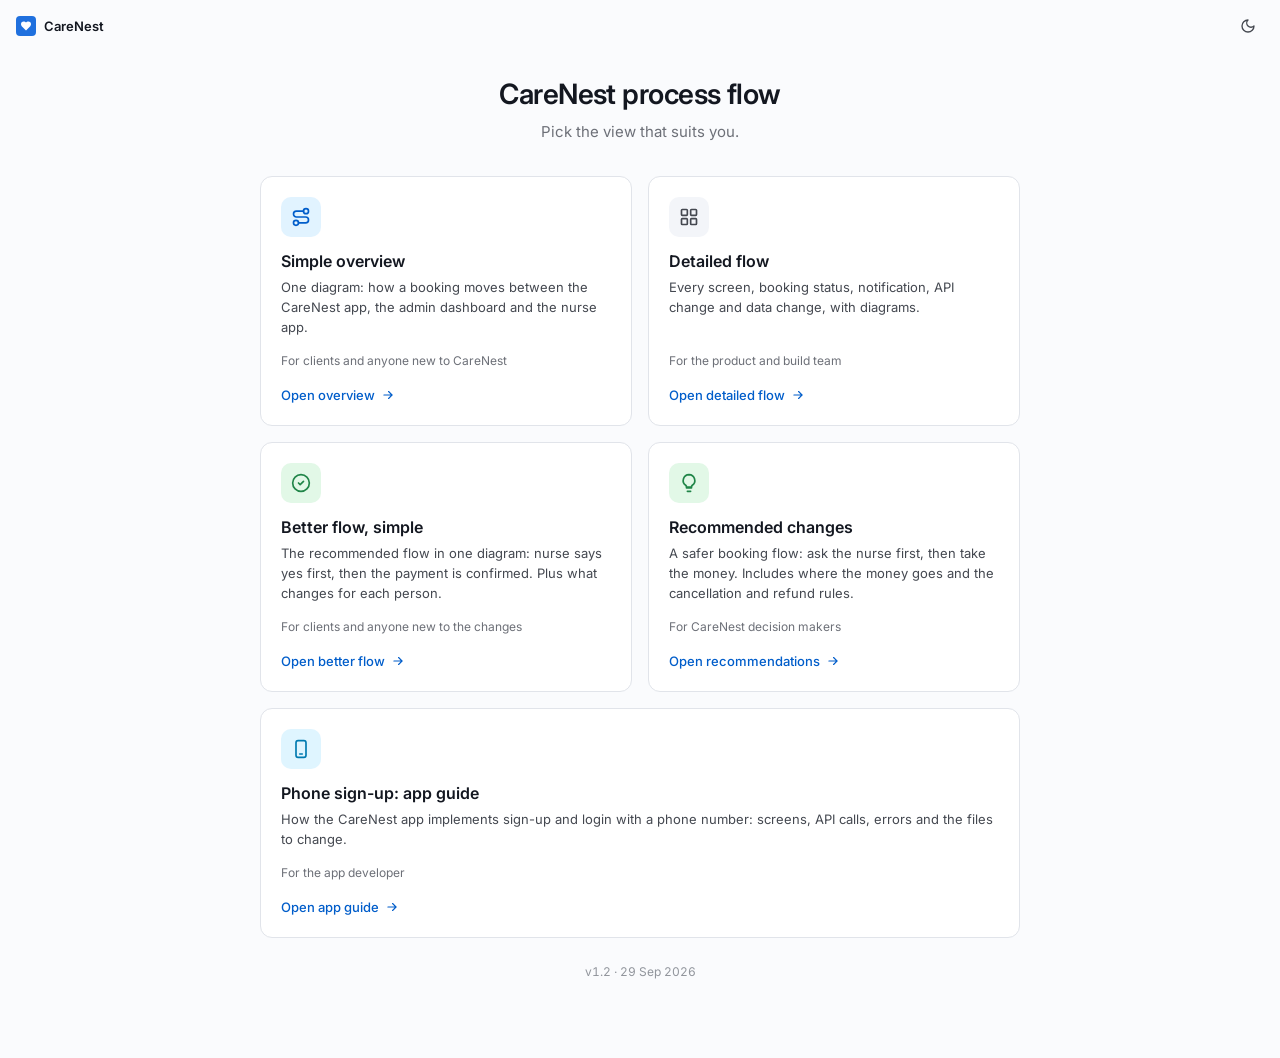
<file: index.html>
<!DOCTYPE html>
<html lang="en">
<head>
<meta charset="UTF-8">
<meta name="viewport" content="width=device-width, initial-scale=1.0">
<title>CareNest Process Flow</title>
<link rel="preconnect" href="https://fonts.googleapis.com">
<link rel="preconnect" href="https://fonts.gstatic.com" crossorigin>
<link href="https://fonts.googleapis.com/css2?family=Inter:wght@400;500;600&display=swap" rel="stylesheet">
<link rel="stylesheet" href="theme.css">
<script src="theme.js"></script>
<style>
body{min-height:100vh;display:flex;flex-direction:column}
.topbar{display:flex;align-items:center;gap:8px;height:52px;padding:0 16px}
.topbar .spacer{flex:1}
main{flex:1;display:flex;align-items:center;justify-content:center;padding:24px 16px 64px}
.inner{width:100%;max-width:760px}
h1{margin:0;font-size:28px;line-height:36px;letter-spacing:-0.02em;font-weight:600;text-align:center}
.lede{margin:8px 0 32px;font-size:15px;line-height:24px;color:var(--fg-muted);text-align:center}
.choices{display:grid;grid-template-columns:repeat(2,1fr);gap:16px}
@media(max-width:640px){.choices{grid-template-columns:1fr}}
.choice{display:flex;flex-direction:column;border:1px solid var(--border);border-radius:12px;background:var(--surface);padding:20px;color:inherit;text-decoration:none;transition:border-color 150ms var(--ease-out),box-shadow 150ms var(--ease-out),transform 150ms var(--ease-out)}
.choice:hover{border-color:var(--accent);box-shadow:var(--shadow-popover);transform:translateY(-2px)}
.choice:focus-visible{box-shadow:0 0 0 2px var(--ring)}
.choice .ic{width:40px;height:40px;border-radius:10px;display:flex;align-items:center;justify-content:center;margin-bottom:14px}
.choice.simple .ic{background:var(--accent-soft);color:var(--accent-text)}
.choice.detailed .ic{background:var(--surface-sunken);color:var(--fg-secondary)}
.choice.recommended .ic,.choice.recsimple .ic{background:var(--success-soft);color:var(--success)}
.choice.guide{grid-column:1/-1}
.choice.guide .ic{background:var(--info-soft);color:var(--info)}
.choice b{font-size:16px;font-weight:600}
.choice p{margin:6px 0 0;font-size:13px;line-height:20px;color:var(--fg-secondary);flex:1}
.choice .for{margin-top:14px;font-size:12px;color:var(--fg-muted)}
.choice .go{display:inline-flex;align-items:center;gap:6px;margin-top:14px;font-size:13px;font-weight:500;color:var(--accent-text)}
.choice:hover .go svg{transform:translateX(3px)}
.go svg{transition:transform 150ms var(--ease-out)}
.ver{margin-top:24px;text-align:center;font-size:12px;color:var(--fg-subtle);font-variant-numeric:tabular-nums}
</style>
</head>
<body>
<header class="topbar">
<span class="brandmark"><svg width="12" height="12" viewBox="0 0 24 24" fill="currentColor"><path d="M19 14c1.49-1.46 3-3.21 3-5.5A5.5 5.5 0 0 0 16.5 3c-1.76 0-3 .5-4.5 2-1.5-1.5-2.74-2-4.5-2A5.5 5.5 0 0 0 2 8.5c0 2.3 1.5 4.05 3 5.5l7 7Z"/></svg></span><span class="brandname">CareNest</span>
<span class="spacer"></span>
<button class="iconbtn themetoggle focusable" type="button" aria-label="Switch to dark mode"><svg class="i-sun" width="16" height="16" viewBox="0 0 24 24" fill="none" stroke="currentColor" stroke-width="2" stroke-linecap="round"><circle cx="12" cy="12" r="4"/><path d="M12 2v2m0 16v2M4.9 4.9l1.4 1.4m11.4 11.4 1.4 1.4M2 12h2m16 0h2M4.9 19.1l1.4-1.4M17.7 6.3l1.4-1.4"/></svg><svg class="i-moon" width="16" height="16" viewBox="0 0 24 24" fill="none" stroke="currentColor" stroke-width="2" stroke-linecap="round" stroke-linejoin="round"><path d="M12 3a6 6 0 0 0 9 9 9 9 0 1 1-9-9Z"/></svg></button>
</header>
<main>
<div class="inner">
<h1>CareNest process flow</h1>
<p class="lede">Pick the view that suits you.</p>
<div class="choices">
<a class="choice simple" href="simple.html">
<span class="ic"><svg width="20" height="20" viewBox="0 0 24 24" fill="none" stroke="currentColor" stroke-width="2" stroke-linecap="round" stroke-linejoin="round"><circle cx="6" cy="19" r="3"/><path d="M9 19h8.5a3.5 3.5 0 0 0 0-7h-11a3.5 3.5 0 0 1 0-7H15"/><circle cx="18" cy="5" r="3"/></svg></span>
<b>Simple overview</b>
<p>One diagram: how a booking moves between the CareNest app, the admin dashboard and the nurse app.</p>
<span class="for">For clients and anyone new to CareNest</span>
<span class="go">Open overview <svg width="14" height="14" viewBox="0 0 24 24" fill="none" stroke="currentColor" stroke-width="2" stroke-linecap="round"><path d="M5 12h14M13 6l6 6-6 6"/></svg></span>
</a>
<a class="choice detailed" href="detailed.html">
<span class="ic"><svg width="20" height="20" viewBox="0 0 24 24" fill="none" stroke="currentColor" stroke-width="2" stroke-linecap="round" stroke-linejoin="round"><rect x="3" y="3" width="7" height="7" rx="1"/><rect x="14" y="3" width="7" height="7" rx="1"/><rect x="14" y="14" width="7" height="7" rx="1"/><rect x="3" y="14" width="7" height="7" rx="1"/></svg></span>
<b>Detailed flow</b>
<p>Every screen, booking status, notification, API change and data change, with diagrams.</p>
<span class="for">For the product and build team</span>
<span class="go">Open detailed flow <svg width="14" height="14" viewBox="0 0 24 24" fill="none" stroke="currentColor" stroke-width="2" stroke-linecap="round"><path d="M5 12h14M13 6l6 6-6 6"/></svg></span>
</a>
<a class="choice recsimple" href="recommended-simple.html">
<span class="ic"><svg width="20" height="20" viewBox="0 0 24 24" fill="none" stroke="currentColor" stroke-width="2" stroke-linecap="round" stroke-linejoin="round"><circle cx="12" cy="12" r="10"/><path d="m9 12 2 2 4-4"/></svg></span>
<b>Better flow, simple</b>
<p>The recommended flow in one diagram: nurse says yes first, then the payment is confirmed. Plus what changes for each person.</p>
<span class="for">For clients and anyone new to the changes</span>
<span class="go">Open better flow <svg width="14" height="14" viewBox="0 0 24 24" fill="none" stroke="currentColor" stroke-width="2" stroke-linecap="round"><path d="M5 12h14M13 6l6 6-6 6"/></svg></span>
</a>
<a class="choice recommended" href="recommended.html">
<span class="ic"><svg width="20" height="20" viewBox="0 0 24 24" fill="none" stroke="currentColor" stroke-width="2" stroke-linecap="round" stroke-linejoin="round"><path d="M9 18h6M10 22h4"/><path d="M12 2a7 7 0 0 0-4 12.7c.6.5 1 1.3 1 2.3h6c0-1 .4-1.8 1-2.3A7 7 0 0 0 12 2Z"/></svg></span>
<b>Recommended changes</b>
<p>A safer booking flow: ask the nurse first, then take the money. Includes where the money goes and the cancellation and refund rules.</p>
<span class="for">For CareNest decision makers</span>
<span class="go">Open recommendations <svg width="14" height="14" viewBox="0 0 24 24" fill="none" stroke="currentColor" stroke-width="2" stroke-linecap="round"><path d="M5 12h14M13 6l6 6-6 6"/></svg></span>
</a>
<a class="choice guide" href="phone-signup-app-guide.html">
<span class="ic"><svg width="20" height="20" viewBox="0 0 24 24" fill="none" stroke="currentColor" stroke-width="2" stroke-linecap="round" stroke-linejoin="round"><rect x="6" y="2" width="12" height="20" rx="2.5"/><path d="M10.5 18h3"/></svg></span>
<b>Phone sign-up: app guide</b>
<p>How the CareNest app implements sign-up and login with a phone number: screens, API calls, errors and the files to change.</p>
<span class="for">For the app developer</span>
<span class="go">Open app guide <svg width="14" height="14" viewBox="0 0 24 24" fill="none" stroke="currentColor" stroke-width="2" stroke-linecap="round"><path d="M5 12h14M13 6l6 6-6 6"/></svg></span>
</a>
</div>
<p class="ver">v1.2 · 29 Sep 2026</p>
</div>
</main>
</body>
</html>
</file>
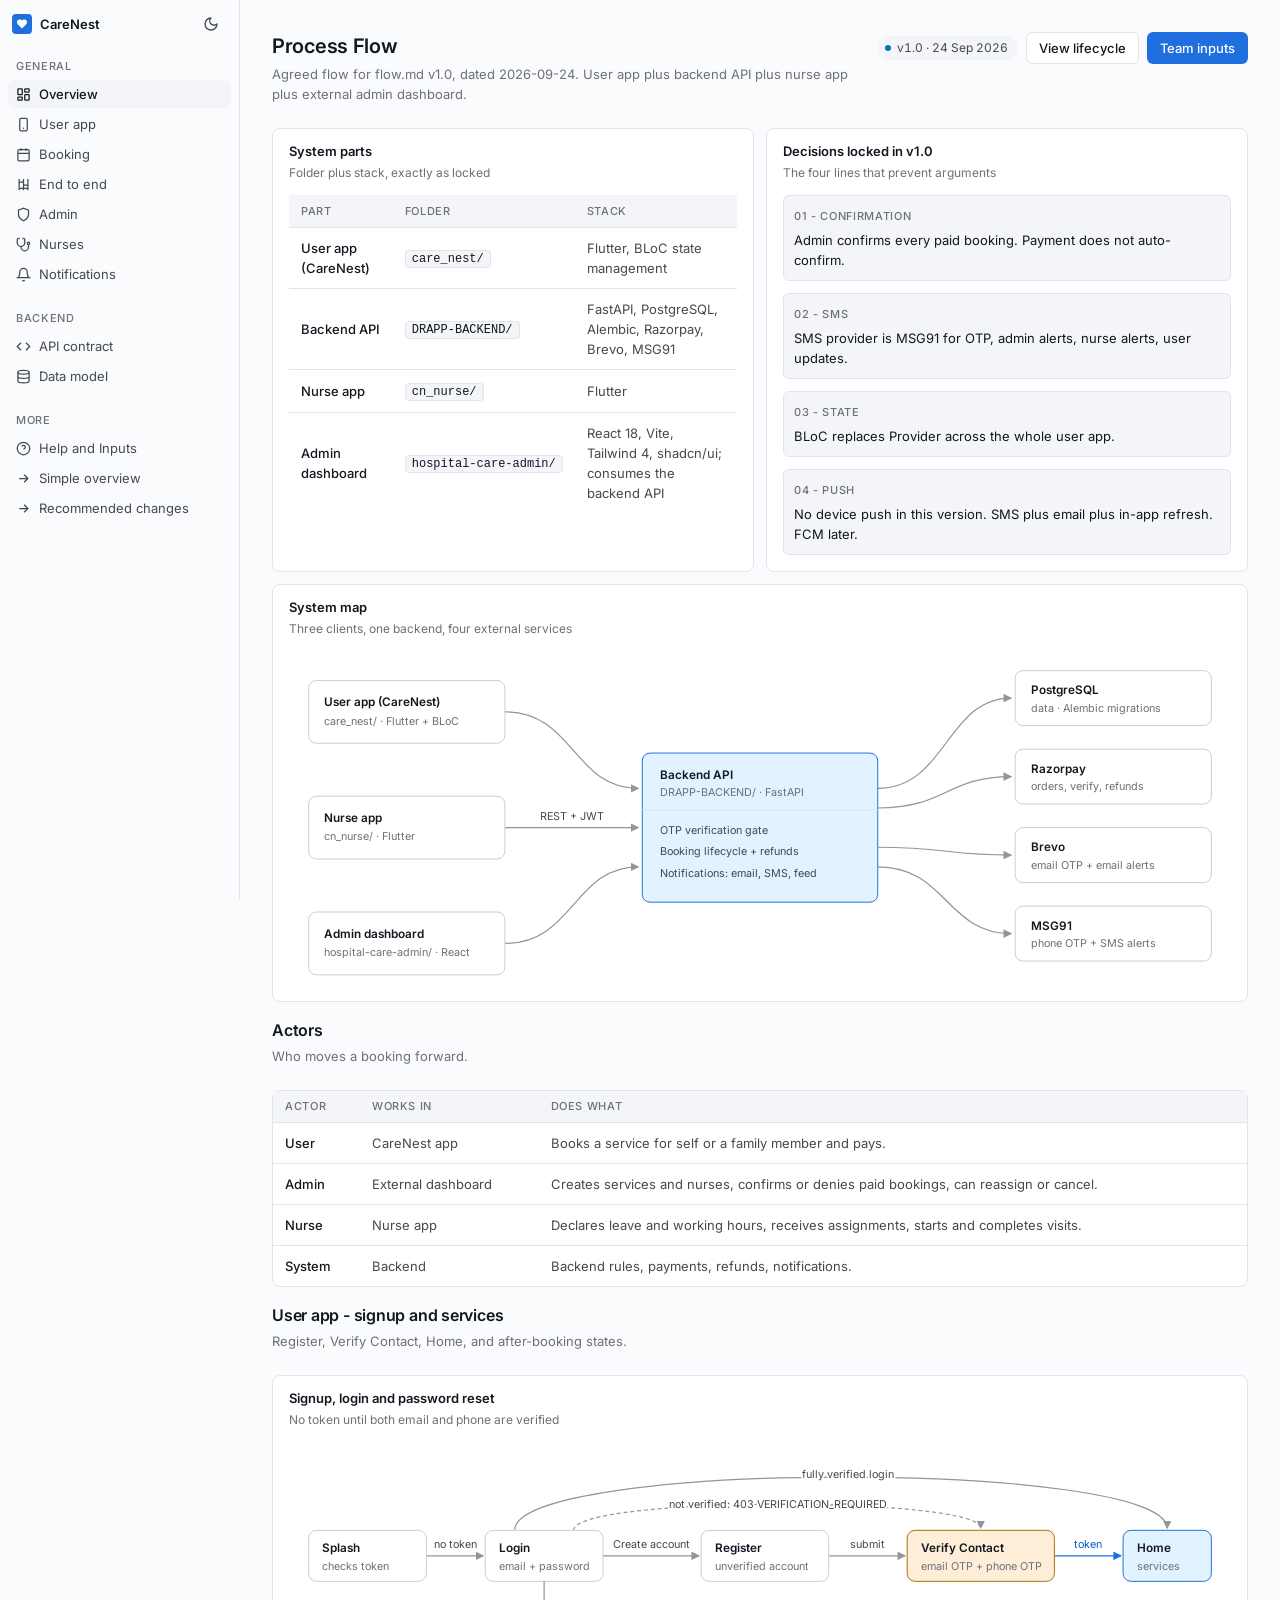
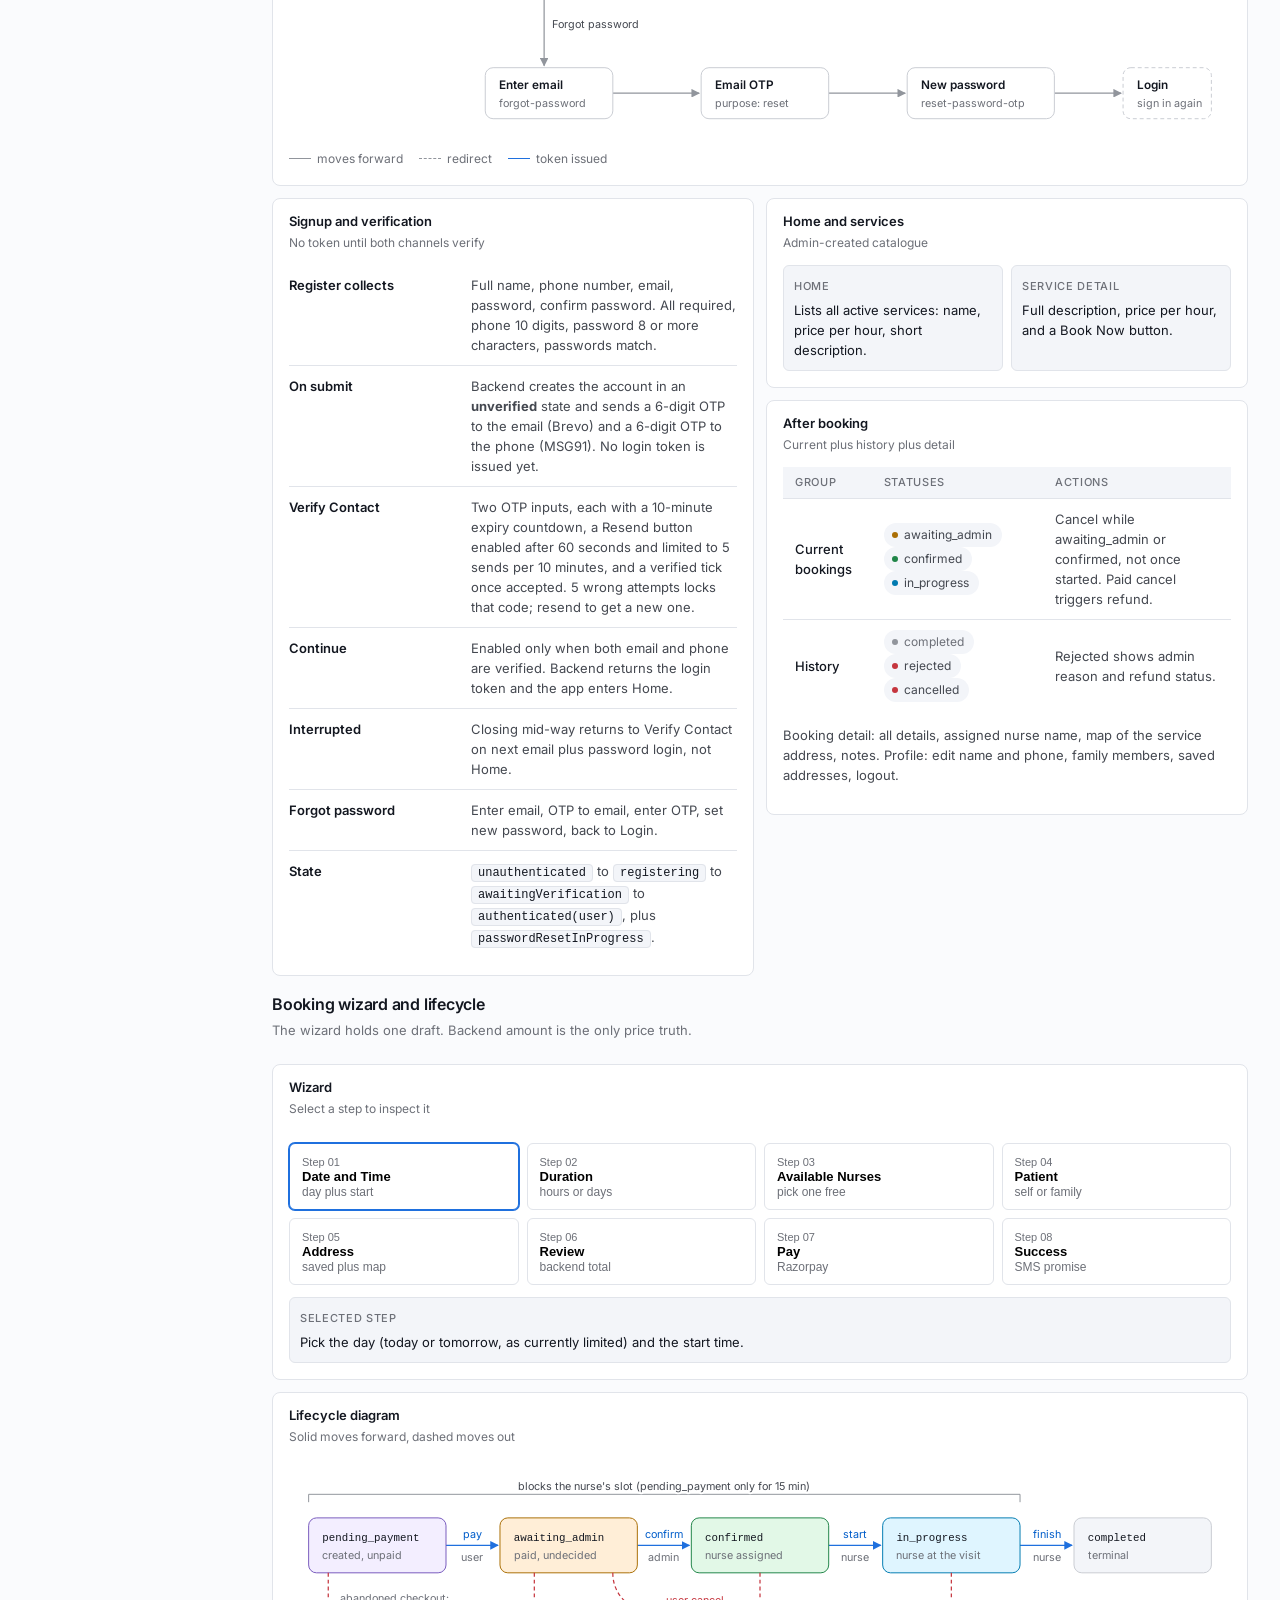
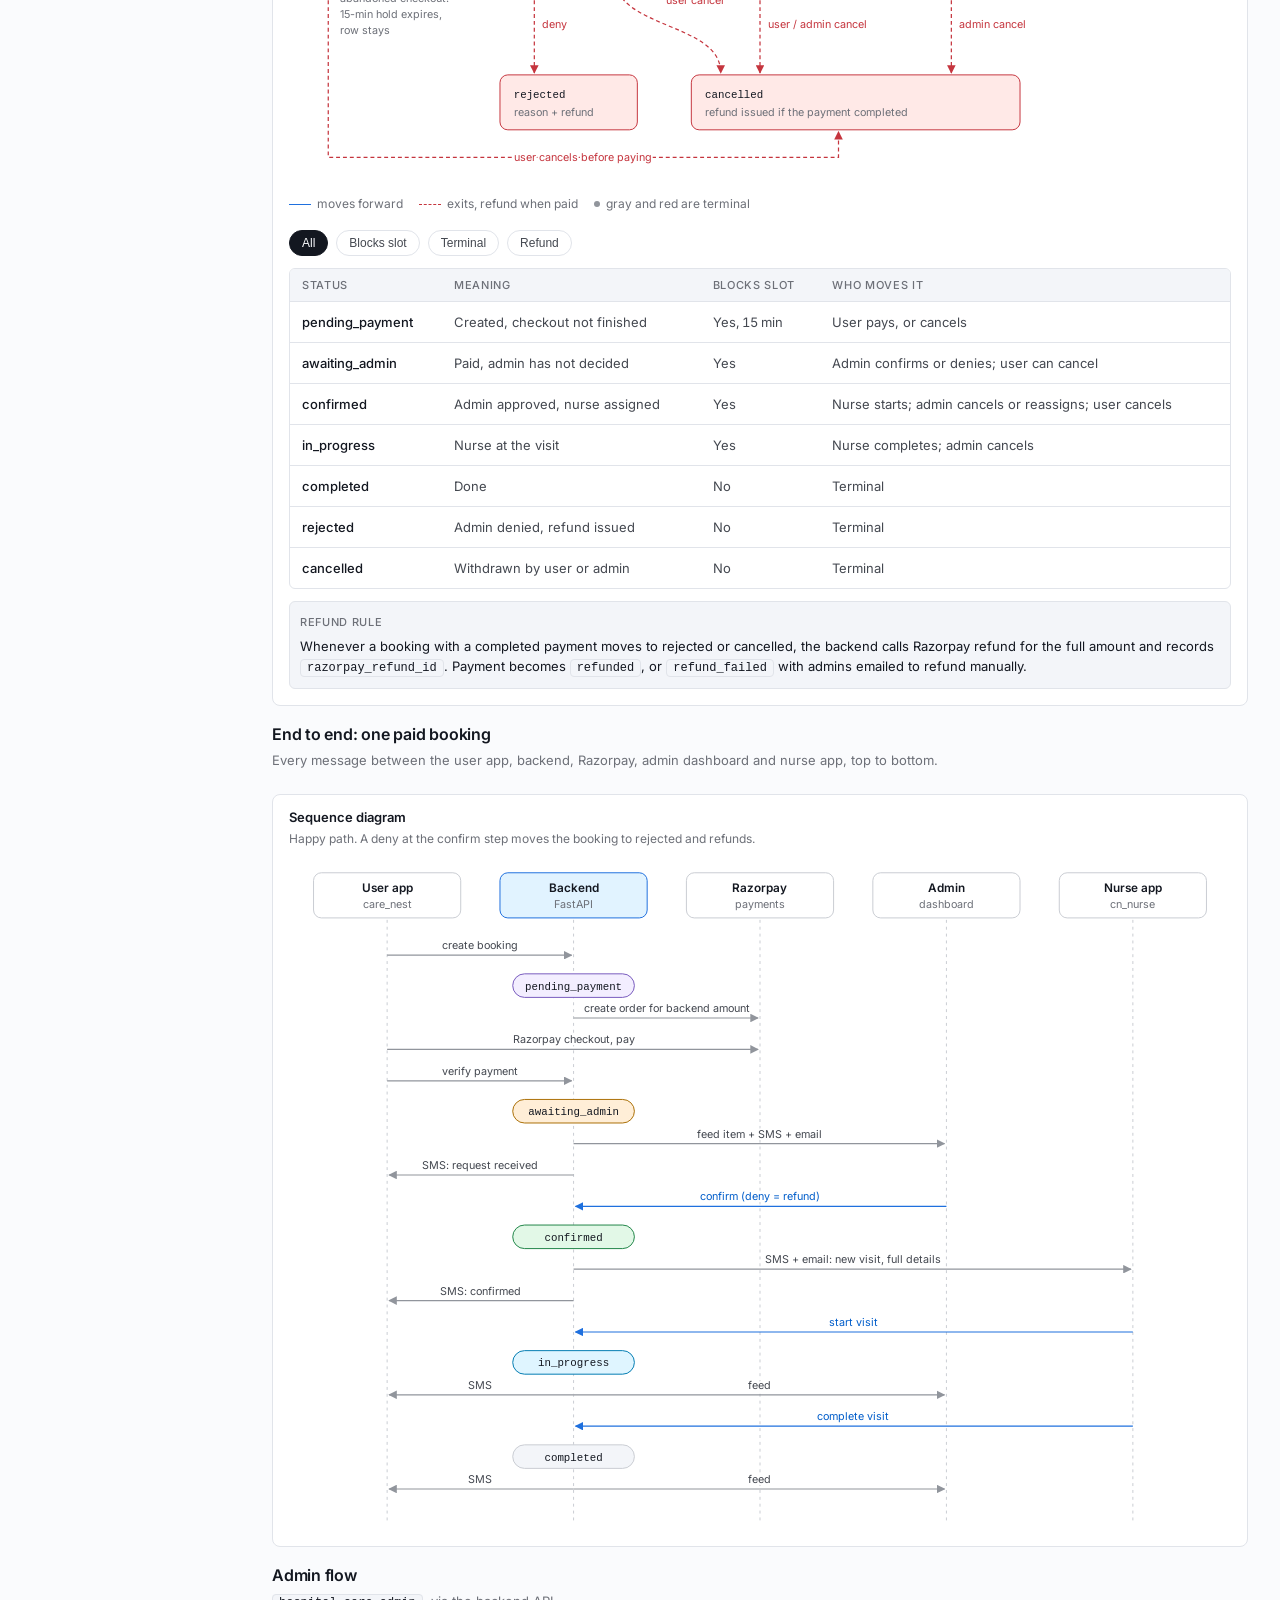
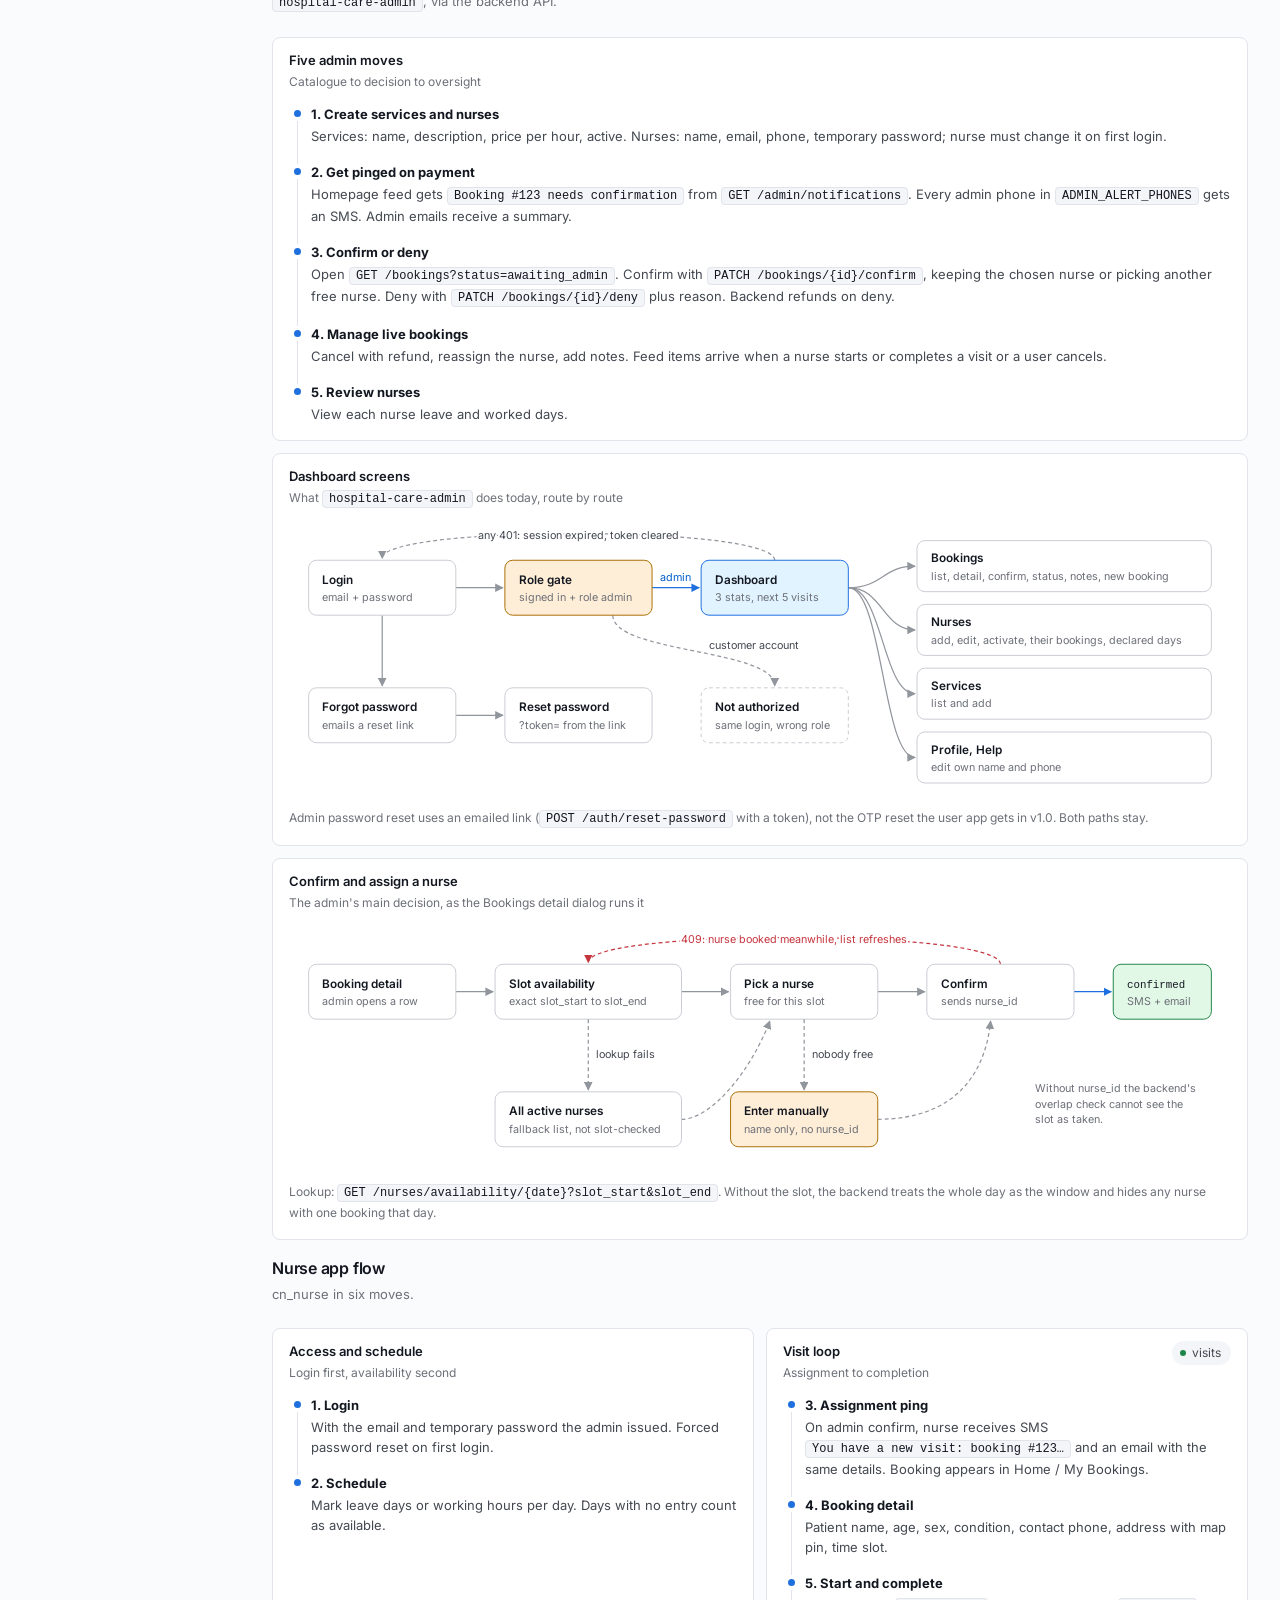
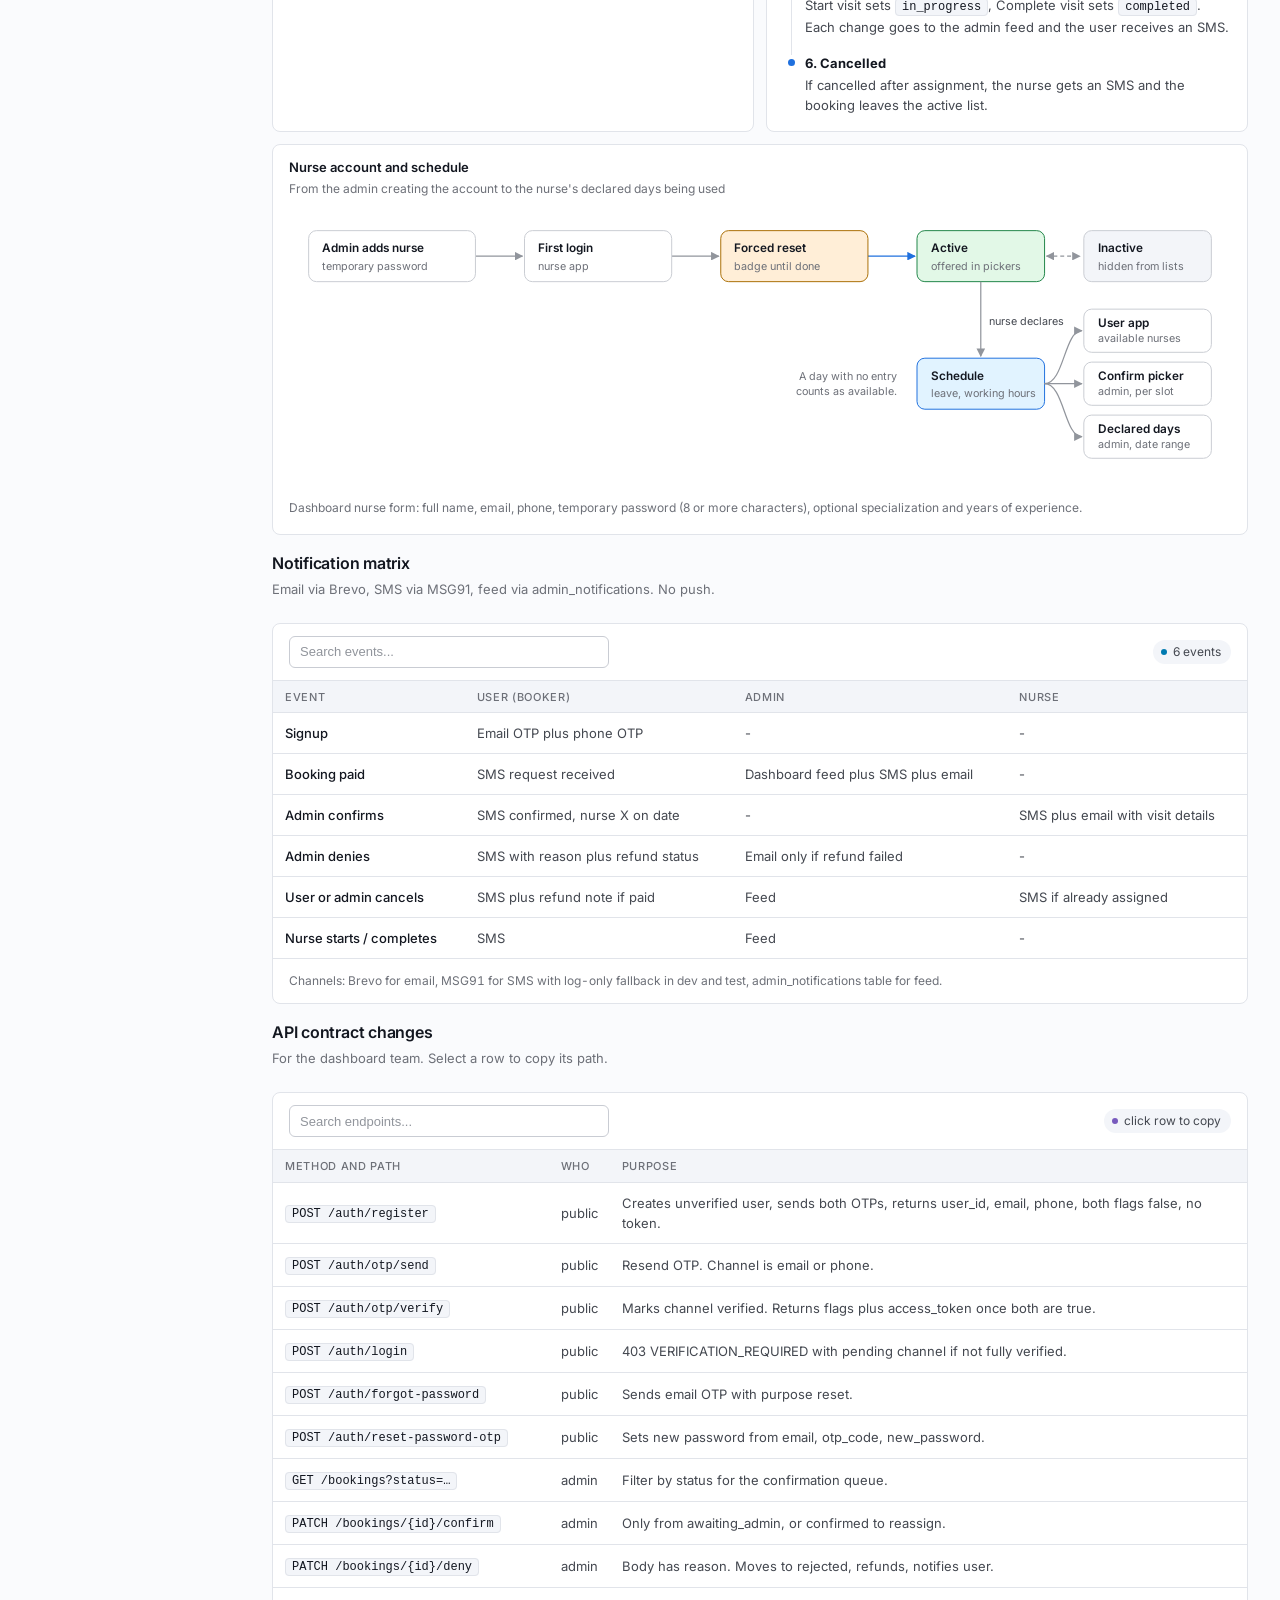
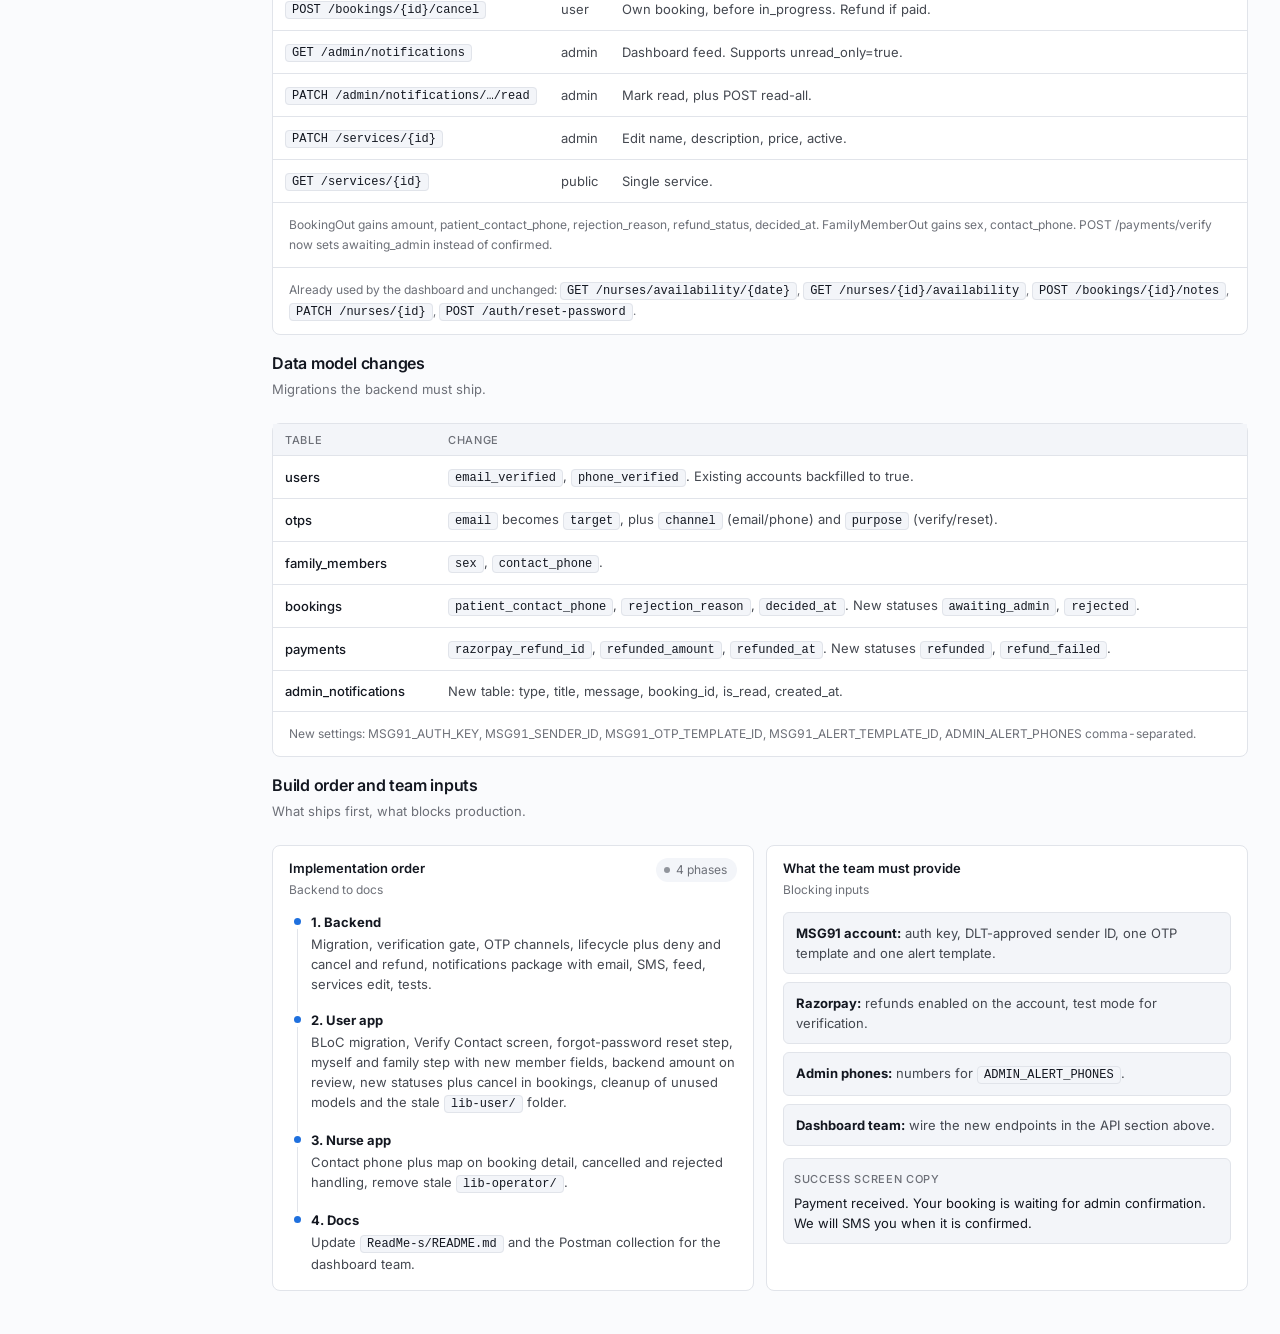
<file: detailed.html>
<!DOCTYPE html>
<html lang="en">
<head>
<meta charset="UTF-8">
<meta name="viewport" content="width=device-width, initial-scale=1.0">
<title>CareNest Detailed Flow</title>
<link rel="preconnect" href="https://fonts.googleapis.com">
<link rel="preconnect" href="https://fonts.gstatic.com" crossorigin>
<link href="https://fonts.googleapis.com/css2?family=Inter:wght@400;500;600&display=swap" rel="stylesheet">
<link rel="stylesheet" href="theme.css">
<script src="theme.js"></script>
<style>
.shell{min-height:100vh}
/* Sidebar - 240px fixed, no collapse */
.scrim{position:fixed;inset:0;z-index:40;background:rgba(0,0,0,.4);display:none}
.scrim.show{display:block}
.dark .scrim{background:rgba(0,0,0,.6)}
.sidebar{position:fixed;inset-block:0;left:0;z-index:50;width:240px;display:flex;flex-direction:column;border-right:1px solid var(--border);background:var(--canvas);transition:transform 200ms var(--ease-out)}
@media(max-width:1023.98px){.sidebar{transform:translateX(-100%)}.sidebar.open{transform:none;box-shadow:var(--shadow-modal)}}
.brandlink{display:flex;align-items:center;gap:8px;color:inherit;text-decoration:none;border-radius:6px}
.brandbar{height:48px;display:flex;align-items:center;gap:8px;padding:0 12px;flex-shrink:0}
.sidenav{flex:1;overflow-y:auto;padding:8px;display:flex;flex-direction:column;gap:20px}
.navlabel{margin:0 0 4px;padding:0 8px;font-size:11px;font-weight:500;letter-spacing:.06em;text-transform:uppercase;color:var(--fg-muted)}
.navlist{display:flex;flex-direction:column;gap:2px}
.navitem{display:flex;height:28px;align-items:center;gap:8px;border-radius:6px;padding:0 8px;font-size:13px;text-decoration:none;color:var(--fg-secondary);transition:background-color 120ms var(--ease-out),color 120ms var(--ease-out)}
.navitem:hover{background:var(--surface-hover);color:var(--fg)}
.navitem.active{background:var(--surface-sunken);font-weight:500;color:var(--fg)}
.navitem svg{flex-shrink:0}
/* Content column */
.content{padding-left:0}
@media(min-width:1024px){.content{padding-left:240px}.scrim{display:none!important}}
.mobilebar{position:sticky;top:0;z-index:30;display:flex;height:48px;align-items:center;gap:8px;border-bottom:1px solid var(--border);background:var(--canvas);padding:0 12px}
@media(min-width:1024px){.mobilebar{display:none}}
.themetoggle svg{position:absolute;transition:transform 300ms var(--ease-out),opacity 200ms var(--ease-out)}
.themetoggle .i-sun{opacity:0;transform:rotate(-90deg) scale(.6)}
.dark .themetoggle .i-moon{opacity:0;transform:rotate(90deg) scale(.6)}
.main{margin:0 auto;max-width:80rem;padding:24px 16px 48px}
@media(min-width:1024px){.main{padding:32px 32px 64px}}
/* PageHeader */
.pageheader{margin-bottom:24px;display:flex;flex-direction:column;gap:12px}
@media(min-width:640px){.pageheader{flex-direction:row;align-items:flex-start;justify-content:space-between}}
.pageheader h1{margin:0;font-size:20px;line-height:28px;letter-spacing:-0.014em;font-weight:600}
.pageheader p{margin:4px 0 0;max-width:42rem;font-size:13px;color:var(--fg-muted)}
.headeractions{display:flex;flex-shrink:0;align-items:center;gap:8px}
/* Buttons - 32px control height */
.btn{display:inline-flex;flex-shrink:0;height:32px;align-items:center;justify-content:center;gap:8px;border-radius:6px;font-size:13px;font-weight:500;white-space:nowrap;padding:0 12px;border:1px solid transparent;text-decoration:none;transition:background-color 120ms var(--ease-out)}
.btn-primary{background:var(--accent);color:var(--accent-fg)}
.btn-primary:hover{background:var(--accent-hover)}
.btn-outline{border-color:var(--border);background:var(--surface);color:var(--fg)}
.btn-outline:hover{background:var(--surface-hover)}
.btn svg{pointer-events:none}
/* Cards - flat bordered, no shadow */
.card{border-radius:8px;border:1px solid var(--border);background:var(--surface)}
.card-h{display:flex;align-items:flex-start;justify-content:space-between;gap:16px;padding:12px 16px 0}
.card-t{margin:0;font-size:13px;font-weight:600}
.card-d{margin:2px 0 0;font-size:12px;color:var(--fg-muted)}
.card-c{padding:12px 16px 16px}
.grid-stats{display:grid;grid-template-columns:1fr;gap:12px;margin-bottom:16px}
@media(min-width:640px){.grid-stats{grid-template-columns:repeat(2,1fr)}}
@media(min-width:1024px){.grid-stats{grid-template-columns:repeat(4,1fr)}}
.stat{padding:16px}
.stat-top{display:flex;align-items:center;gap:8px;color:var(--fg-muted)}
.stat-top h3{margin:0;font-size:12px;font-weight:500;white-space:nowrap;overflow:hidden;text-overflow:ellipsis}
.stat-v{margin:8px 0 0;font-size:26px;line-height:32px;letter-spacing:-0.02em;font-weight:600;font-variant-numeric:tabular-nums}
.stat-d{margin:4px 0 0;font-size:12px;color:var(--fg-muted);white-space:nowrap;overflow:hidden;text-overflow:ellipsis}
.grid2{display:grid;grid-template-columns:1fr;gap:12px}
@media(min-width:900px){.grid2{grid-template-columns:1fr 1fr}}
.stack{display:flex;flex-direction:column;gap:12px}
section.anchor{scroll-margin-top:64px;margin-bottom:16px}
/* Table */
.twrap{width:100%;overflow-x:auto;border-radius:0 0 8px 8px}
table.grid{width:100%;border-collapse:collapse;font-size:13px}
.grid thead{background:var(--surface-sunken)}
.grid thead tr{border-bottom:1px solid var(--border)}
.grid th{height:32px;padding:0 12px;text-align:left;vertical-align:middle;font-size:11px;font-weight:500;letter-spacing:.06em;text-transform:uppercase;white-space:nowrap;color:var(--fg-muted)}
.grid tbody tr{border-bottom:1px solid var(--border);transition:background-color 120ms var(--ease-out)}
.grid tbody tr:last-child{border-bottom:0}
.grid tbody tr.clickable{cursor:pointer}
.grid tbody tr.clickable:hover{background:var(--surface-hover)}
.grid td{padding:10px 12px;vertical-align:middle;color:var(--fg-secondary)}
.grid td.strong{color:var(--fg);font-weight:500}
.nums{font-variant-numeric:tabular-nums;white-space:nowrap}
/* StatusBadge - dot beside neutral text */
.badge{display:inline-flex;align-items:center;gap:6px;border-radius:9999px;background:var(--surface-sunken);padding:2px 10px 2px 8px;font-size:12px;white-space:nowrap;color:var(--fg-secondary)}
.badge.muted{color:var(--fg-muted)}
.dot{width:6px;height:6px;flex-shrink:0;border-radius:9999px}
.d-success{background:var(--success)}.d-info{background:var(--info)}.d-warning{background:var(--warning)}.d-special{background:var(--special)}.d-danger{background:var(--danger)}.d-neutral{background:var(--fg-subtle)}
code.code{font-family:ui-monospace,SFMono-Regular,Menlo,monospace;font-size:12px;background:var(--surface-sunken);border:1px solid var(--border);border-radius:4px;padding:1px 6px;color:var(--fg);white-space:nowrap;font-variant-numeric:tabular-nums}
/* DetailBox - Bookings.jsx pattern */
.detailbox{border-radius:6px;border:1px solid var(--border);background:var(--surface-sunken);padding:10px}
.detailbox .dl{margin:0;font-size:11px;font-weight:500;letter-spacing:.06em;text-transform:uppercase;color:var(--fg-muted)}
.detailbox .dv{margin:4px 0 0;font-size:13px;color:var(--fg)}
.dgrid{display:grid;grid-template-columns:1fr 1fr;gap:8px}
@media(max-width:560px){.dgrid{grid-template-columns:1fr}}
.kv{display:grid;grid-template-columns:170px 1fr;gap:12px;padding:10px 0;border-top:1px solid var(--border);font-size:13px}
.kv:first-of-type{border-top:0}
.kv dt{font-weight:600;color:var(--fg)}
.kv dd{margin:0;color:var(--fg-secondary)}
@media(max-width:640px){.kv{grid-template-columns:1fr;gap:2px}}
/* Wizard steps */
.wizard{display:grid;grid-template-columns:repeat(2,1fr);gap:8px;margin:12px 0}
@media(min-width:640px){.wizard{grid-template-columns:repeat(4,1fr)}}
.wstep{text-align:left;border-radius:6px;border:1px solid var(--border);background:var(--surface);padding:10px 12px}
.wstep:hover{background:var(--surface-hover)}
.wstep.sel{border-color:var(--accent);box-shadow:0 0 0 1px var(--accent)}
.wstep .wn{font-size:11px;color:var(--fg-muted);font-variant-numeric:tabular-nums}
.wstep b{display:block;font-size:13px;font-weight:600}
.wstep span{font-size:12px;color:var(--fg-muted)}
.filters{display:flex;gap:8px;flex-wrap:wrap;padding:12px 16px;border-bottom:1px solid var(--border)}
.fbtn{border:1px solid var(--border);background:var(--surface);border-radius:9999px;padding:5px 12px;font-size:12px;font-weight:500;color:var(--fg-secondary)}
.fbtn:hover{background:var(--surface-hover);color:var(--fg)}
.fbtn.on{background:var(--fg);border-color:var(--fg);color:var(--canvas)}
.checklist{list-style:none;margin:0;padding:0;display:flex;flex-direction:column;gap:8px}
.checklist li{border:1px solid var(--border);background:var(--surface-sunken);border-radius:6px;padding:10px 12px;font-size:13px;color:var(--fg-secondary)}
.checklist b{color:var(--fg)}
.timeline{margin:0;padding:0;list-style:none}
.timeline li{position:relative;padding:0 0 16px 22px}
.timeline li:last-child{padding-bottom:0}
.timeline li::before{content:"";position:absolute;left:5px;top:6px;width:7px;height:7px;border-radius:9999px;background:var(--accent)}
.timeline li::after{content:"";position:absolute;left:8px;top:17px;bottom:-2px;width:1px;background:var(--border)}
.timeline li:last-child::after{display:none}
.timeline b{font-size:13px}
.timeline p{margin:2px 0 0;font-size:13px;color:var(--fg-secondary)}
.searchrow{display:flex;flex-direction:column;gap:12px;padding:12px 16px;border-bottom:1px solid var(--border)}
@media(min-width:640px){.searchrow{flex-direction:row;align-items:center;justify-content:space-between}}
.search{width:100%;max-width:20rem;height:32px;border:1px solid var(--border-strong);border-radius:6px;background:var(--surface);color:var(--fg);font-size:13px;padding:0 10px}
.search::placeholder{color:var(--fg-subtle)}
.pager{display:flex;flex-direction:column;gap:12px;border-top:1px solid var(--border);padding:12px 16px;font-size:12px;color:var(--fg-muted);font-variant-numeric:tabular-nums}
@media(min-width:640px){.pager{flex-direction:row;align-items:center;justify-content:space-between}}
/* Diagrams - inline SVG painted with theme tokens */
.dg{overflow-x:auto;-webkit-overflow-scrolling:touch}
.dg svg{display:block;width:100%;height:auto;min-width:760px;font-family:'Inter',system-ui,sans-serif}
.dg .nd{fill:var(--surface);stroke:var(--border-strong);stroke-width:1}
.dg .nd.ghost{fill:none;stroke-dasharray:4 3}
.dg .nd.core{fill:var(--accent-soft);stroke:var(--accent)}
.dg .nd.s-special{fill:var(--special-soft);stroke:var(--special)}
.dg .nd.s-warning{fill:var(--warning-soft);stroke:var(--warning)}
.dg .nd.s-success{fill:var(--success-soft);stroke:var(--success)}
.dg .nd.s-info{fill:var(--info-soft);stroke:var(--info)}
.dg .nd.s-danger{fill:var(--danger-soft);stroke:var(--danger)}
.dg .nd.s-neutral{fill:var(--surface-sunken);stroke:var(--border-strong)}
.dg .tl{fill:var(--fg);font-size:12px;font-weight:600}
.dg .ts{fill:var(--fg-muted);font-size:11px}
.dg .tc{fill:var(--fg-secondary);font-size:11px}
.dg .tm{font-family:ui-monospace,SFMono-Regular,Menlo,monospace;font-size:11px;fill:var(--fg)}
.dg .el{fill:var(--fg-secondary);font-size:11px;stroke:var(--surface);stroke-width:4px;paint-order:stroke;stroke-linejoin:round}
.dg .el.bad{fill:var(--danger)}
.dg .el.acc{fill:var(--accent-text)}
.dg .ed{fill:none;stroke:var(--fg-subtle);stroke-width:1.25}
.dg .ed.acc{stroke:var(--accent)}
.dg .ed.bad{stroke:var(--danger);stroke-dasharray:4 3}
.dg .ed.dash{stroke-dasharray:4 3}
.dg .life{stroke:var(--border-strong);stroke-dasharray:3 4}
.dg .rule{stroke:var(--border);stroke-width:1}
.dg .bracket{fill:none;stroke:var(--fg-subtle);stroke-width:1}
.mk{fill:var(--fg-subtle)}.mk-acc{fill:var(--accent)}.mk-bad{fill:var(--danger)}
.legend{display:flex;flex-wrap:wrap;gap:16px;margin-top:12px;font-size:12px;color:var(--fg-muted)}
.legend span{display:inline-flex;align-items:center;gap:6px}
.legend i{display:inline-block;width:22px;height:0;border-top:1.5px solid var(--fg-subtle)}
.legend i.acc{border-top:1.5px solid var(--accent)}
.legend i.bad{border-top:1.5px dashed var(--danger)}
.legend i.dash{border-top-style:dashed}
.scrollhint{display:none;margin:8px 0 0;font-size:11px;color:var(--fg-subtle)}
@media(max-width:800px){.scrollhint{display:block}}
</style>
</head>
<body>
<svg width="0" height="0" style="position:absolute" aria-hidden="true"><defs>
<marker id="ah" viewBox="0 0 10 10" refX="9" refY="5" markerWidth="7" markerHeight="7" orient="auto-start-reverse"><path d="M0,0 L10,5 L0,10 z" class="mk"/></marker>
<marker id="ah-acc" viewBox="0 0 10 10" refX="9" refY="5" markerWidth="7" markerHeight="7" orient="auto-start-reverse"><path d="M0,0 L10,5 L0,10 z" class="mk-acc"/></marker>
<marker id="ah-bad" viewBox="0 0 10 10" refX="9" refY="5" markerWidth="7" markerHeight="7" orient="auto-start-reverse"><path d="M0,0 L10,5 L0,10 z" class="mk-bad"/></marker>
</defs></svg>
<div class="shell">
<div class="scrim" id="scrim"></div>
<aside class="sidebar" id="sidebar">
<div class="brandbar"><a class="brandlink focusable" href="index.html" title="All views"><span class="brandmark"><svg width="12" height="12" viewBox="0 0 24 24" fill="currentColor"><path d="M19 14c1.49-1.46 3-3.21 3-5.5A5.5 5.5 0 0 0 16.5 3c-1.76 0-3 .5-4.5 2-1.5-1.5-2.74-2-4.5-2A5.5 5.5 0 0 0 2 8.5c0 2.3 1.5 4.05 3 5.5l7 7Z"/></svg></span><span class="brandname">CareNest</span></a><button class="iconbtn themetoggle focusable" type="button" aria-label="Switch to dark mode" title="Switch to dark mode"><svg class="i-sun" width="16" height="16" viewBox="0 0 24 24" fill="none" stroke="currentColor" stroke-width="2" stroke-linecap="round"><circle cx="12" cy="12" r="4"/><path d="M12 2v2m0 16v2M4.9 4.9l1.4 1.4m11.4 11.4 1.4 1.4M2 12h2m16 0h2M4.9 19.1l1.4-1.4M17.7 6.3l1.4-1.4"/></svg><svg class="i-moon" width="16" height="16" viewBox="0 0 24 24" fill="none" stroke="currentColor" stroke-width="2" stroke-linecap="round" stroke-linejoin="round"><path d="M12 3a6 6 0 0 0 9 9 9 9 0 1 1-9-9Z"/></svg></button></div>
<nav class="sidenav">
<div><p class="navlabel">General</p><div class="navlist">
<a class="navitem active" href="#overview"><svg width="15" height="15" viewBox="0 0 24 24" fill="none" stroke="currentColor" stroke-width="2"><rect x="3" y="3" width="7" height="9" rx="1"/><rect x="14" y="3" width="7" height="5" rx="1"/><rect x="14" y="12" width="7" height="9" rx="1"/><rect x="3" y="16" width="7" height="5" rx="1"/></svg><span>Overview</span></a>
<a class="navitem" href="#userapp"><svg width="15" height="15" viewBox="0 0 24 24" fill="none" stroke="currentColor" stroke-width="2"><rect x="6" y="2" width="12" height="20" rx="2"/><path d="M11 18h2"/></svg><span>User app</span></a>
<a class="navitem" href="#booking"><svg width="15" height="15" viewBox="0 0 24 24" fill="none" stroke="currentColor" stroke-width="2"><rect x="3" y="4" width="18" height="18" rx="2"/><path d="M16 2v4M8 2v4M3 10h18"/></svg><span>Booking</span></a>
<a class="navitem" href="#sequence"><svg width="15" height="15" viewBox="0 0 24 24" fill="none" stroke="currentColor" stroke-width="2"><path d="M5 3v18M12 3v18M19 3v18M5 8h7M12 13h7M5 18h14"/></svg><span>End to end</span></a>
<a class="navitem" href="#adminflow"><svg width="15" height="15" viewBox="0 0 24 24" fill="none" stroke="currentColor" stroke-width="2"><path d="M12 22s8-4 8-10V5l-8-3-8 3v7c0 6 8 10 8 10Z"/></svg><span>Admin</span></a>
<a class="navitem" href="#nurses"><svg width="15" height="15" viewBox="0 0 24 24" fill="none" stroke="currentColor" stroke-width="2"><path d="M4.8 2.3A.3.3 0 1 0 5 2H4a2 2 0 0 0-2 2v5a6 6 0 0 0 6 6a6 6 0 0 0 6-6V4a2 2 0 0 0-2-2h-1a.2.2 0 1 0 .3.3"/><path d="M8 15v1a6 6 0 0 0 6 6a6 6 0 0 0 6-6v-4"/><circle cx="20" cy="10" r="2"/></svg><span>Nurses</span></a>
<a class="navitem" href="#notify"><svg width="15" height="15" viewBox="0 0 24 24" fill="none" stroke="currentColor" stroke-width="2"><path d="M6 8a6 6 0 0 1 12 0c0 7 3 9 3 9H3s3-2 3-9M10.3 21a1.94 1.94 0 0 0 3.4 0"/></svg><span>Notifications</span></a>
</div></div>
<div><p class="navlabel">Backend</p><div class="navlist">
<a class="navitem" href="#api"><svg width="15" height="15" viewBox="0 0 24 24" fill="none" stroke="currentColor" stroke-width="2"><path d="m16 18 6-6-6-6M8 6l-6 6 6 6"/></svg><span>API contract</span></a>
<a class="navitem" href="#data"><svg width="15" height="15" viewBox="0 0 24 24" fill="none" stroke="currentColor" stroke-width="2"><ellipse cx="12" cy="5" rx="9" ry="3"/><path d="M3 5v14c0 1.66 4 3 9 3s9-1.34 9-3V5M3 12c0 1.66 4 3 9 3s9-1.34 9-3"/></svg><span>Data model</span></a>
</div></div>
<div><p class="navlabel">More</p><div class="navlist">
<a class="navitem" href="#help"><svg width="15" height="15" viewBox="0 0 24 24" fill="none" stroke="currentColor" stroke-width="2"><circle cx="12" cy="12" r="10"/><path d="M9.09 9a3 3 0 0 1 5.83 1c0 2-3 3-3 3M12 17h.01"/></svg><span>Help and Inputs</span></a>
<a class="navitem" href="simple.html"><svg width="15" height="15" viewBox="0 0 24 24" fill="none" stroke="currentColor" stroke-width="2"><path d="M5 12h14M13 6l6 6-6 6"/></svg><span>Simple overview</span></a>
<a class="navitem" href="recommended.html"><svg width="15" height="15" viewBox="0 0 24 24" fill="none" stroke="currentColor" stroke-width="2"><path d="M5 12h14M13 6l6 6-6 6"/></svg><span>Recommended changes</span></a>
</div></div>
</nav>
</aside>
<div class="content">
<header class="mobilebar">
<button class="iconbtn focusable" id="menuBtn" aria-label="Open navigation"><svg width="16" height="16" viewBox="0 0 24 24" fill="none" stroke="currentColor" stroke-width="2"><path d="M4 6h16M4 12h16M4 18h16"/></svg></button>
<span class="brandmark"><svg width="12" height="12" viewBox="0 0 24 24" fill="currentColor"><path d="M19 14c1.49-1.46 3-3.21 3-5.5A5.5 5.5 0 0 0 16.5 3c-1.76 0-3 .5-4.5 2-1.5-1.5-2.74-2-4.5-2A5.5 5.5 0 0 0 2 8.5c0 2.3 1.5 4.05 3 5.5l7 7Z"/></svg></span>
<span class="brandname">CareNest</span>
<button class="iconbtn themetoggle focusable" type="button" aria-label="Switch to dark mode" title="Switch to dark mode"><svg class="i-sun" width="16" height="16" viewBox="0 0 24 24" fill="none" stroke="currentColor" stroke-width="2" stroke-linecap="round"><circle cx="12" cy="12" r="4"/><path d="M12 2v2m0 16v2M4.9 4.9l1.4 1.4m11.4 11.4 1.4 1.4M2 12h2m16 0h2M4.9 19.1l1.4-1.4M17.7 6.3l1.4-1.4"/></svg><svg class="i-moon" width="16" height="16" viewBox="0 0 24 24" fill="none" stroke="currentColor" stroke-width="2" stroke-linecap="round" stroke-linejoin="round"><path d="M12 3a6 6 0 0 0 9 9 9 9 0 1 1-9-9Z"/></svg></button>
</header>
<main class="main">
<div class="pageheader"><div><h1>Process Flow</h1><p>Agreed flow for flow.md v1.0, dated 2026-09-24. User app plus backend API plus nurse app plus external admin dashboard.</p></div>
<div class="headeractions"><span class="badge"><span class="dot d-info"></span><span class="nums">v1.0 · 24 Sep 2026</span></span><a class="btn btn-outline focusable" href="#booking">View lifecycle</a><a class="btn btn-primary focusable" href="#help">Team inputs</a></div></div>
<section class="anchor" id="overview">
<div class="grid2">
<div class="card"><div class="card-h"><div><h3 class="card-t">System parts</h3><p class="card-d">Folder plus stack, exactly as locked</p></div></div><div class="card-c">
<div class="twrap"><table class="grid"><thead><tr><th>Part</th><th>Folder</th><th>Stack</th></tr></thead><tbody>
<tr><td class="strong">User app (CareNest)</td><td><code class="code">care_nest/</code></td><td>Flutter, BLoC state management</td></tr>
<tr><td class="strong">Backend API</td><td><code class="code">DRAPP-BACKEND/</code></td><td>FastAPI, PostgreSQL, Alembic, Razorpay, Brevo, MSG91</td></tr>
<tr><td class="strong">Nurse app</td><td><code class="code">cn_nurse/</code></td><td>Flutter</td></tr>
<tr><td class="strong">Admin dashboard</td><td><code class="code">hospital-care-admin/</code></td><td>React 18, Vite, Tailwind 4, shadcn/ui; consumes the backend API</td></tr>
</tbody></table></div>
</div></div>
<div class="card"><div class="card-h"><div><h3 class="card-t">Decisions locked in v1.0</h3><p class="card-d">The four lines that prevent arguments</p></div></div><div class="card-c"><div class="stack">
<div class="detailbox"><p class="dl">01 - Confirmation</p><p class="dv">Admin confirms every paid booking. Payment does not auto-confirm.</p></div>
<div class="detailbox"><p class="dl">02 - SMS</p><p class="dv">SMS provider is MSG91 for OTP, admin alerts, nurse alerts, user updates.</p></div>
<div class="detailbox"><p class="dl">03 - State</p><p class="dv">BLoC replaces Provider across the whole user app.</p></div>
<div class="detailbox"><p class="dl">04 - Push</p><p class="dv">No device push in this version. SMS plus email plus in-app refresh. FCM later.</p></div>
</div></div></div>
</div>
<div class="card" style="margin-top:12px"><div class="card-h"><div><h3 class="card-t">System map</h3><p class="card-d">Three clients, one backend, four external services</p></div></div><div class="card-c"><div class="dg">
<svg viewBox="0 0 960 340" role="img" aria-label="System map: user app, nurse app and admin dashboard call the backend API, which uses PostgreSQL, Razorpay, Brevo and MSG91">
<path class="ed" d="M220,62 C290,62 290,140 356,140" marker-end="url(#ah)"/>
<path class="ed" d="M220,180 L356,180" marker-end="url(#ah)"/>
<path class="ed" d="M220,298 C290,298 290,220 356,220" marker-end="url(#ah)"/>
<text class="el" x="288" y="172" text-anchor="middle">REST + JWT</text>
<path class="ed" d="M600,140 C670,140 670,48 736,48" marker-end="url(#ah)"/>
<path class="ed" d="M600,160 C670,160 670,128 736,128" marker-end="url(#ah)"/>
<path class="ed" d="M600,200 C670,200 670,208 736,208" marker-end="url(#ah)"/>
<path class="ed" d="M600,220 C670,220 670,288 736,288" marker-end="url(#ah)"/>
<rect class="nd" x="20" y="30" width="200" height="64" rx="8"/><text class="tl" x="36" y="56">User app (CareNest)</text><text class="ts" x="36" y="75">care_nest/ · Flutter + BLoC</text>
<rect class="nd" x="20" y="148" width="200" height="64" rx="8"/><text class="tl" x="36" y="174">Nurse app</text><text class="ts" x="36" y="193">cn_nurse/ · Flutter</text>
<rect class="nd" x="20" y="266" width="200" height="64" rx="8"/><text class="tl" x="36" y="292">Admin dashboard</text><text class="ts" x="36" y="311">hospital-care-admin/ · React</text>
<rect class="nd core" x="360" y="104" width="240" height="152" rx="8"/><text class="tl" x="378" y="130">Backend API</text><text class="ts" x="378" y="148">DRAPP-BACKEND/ · FastAPI</text>
<line class="rule" x1="360" y1="162" x2="600" y2="162"/>
<text class="tc" x="378" y="186">OTP verification gate</text><text class="tc" x="378" y="208">Booking lifecycle + refunds</text><text class="tc" x="378" y="230">Notifications: email, SMS, feed</text>
<rect class="nd" x="740" y="20" width="200" height="56" rx="8"/><text class="tl" x="756" y="44">PostgreSQL</text><text class="ts" x="756" y="62">data · Alembic migrations</text>
<rect class="nd" x="740" y="100" width="200" height="56" rx="8"/><text class="tl" x="756" y="124">Razorpay</text><text class="ts" x="756" y="142">orders, verify, refunds</text>
<rect class="nd" x="740" y="180" width="200" height="56" rx="8"/><text class="tl" x="756" y="204">Brevo</text><text class="ts" x="756" y="222">email OTP + email alerts</text>
<rect class="nd" x="740" y="260" width="200" height="56" rx="8"/><text class="tl" x="756" y="284">MSG91</text><text class="ts" x="756" y="302">phone OTP + SMS alerts</text>
</svg></div><p class="scrollhint">Scroll sideways to see the full diagram.</p></div></div>
</section>
<section class="anchor" id="actors">
<div class="pageheader"><div><h1 style="font-size:16px;line-height:24px">Actors</h1><p>Who moves a booking forward.</p></div></div>
<div class="card"><div class="twrap"><table class="grid"><thead><tr><th>Actor</th><th>Works in</th><th>Does what</th></tr></thead><tbody>
<tr><td class="strong">User</td><td>CareNest app</td><td>Books a service for self or a family member and pays.</td></tr>
<tr><td class="strong">Admin</td><td>External dashboard</td><td>Creates services and nurses, confirms or denies paid bookings, can reassign or cancel.</td></tr>
<tr><td class="strong">Nurse</td><td>Nurse app</td><td>Declares leave and working hours, receives assignments, starts and completes visits.</td></tr>
<tr><td class="strong">System</td><td>Backend</td><td>Backend rules, payments, refunds, notifications.</td></tr>
</tbody></table></div></div>
</section>
<section class="anchor" id="userapp">
<div class="pageheader"><div><h1 style="font-size:16px;line-height:24px">User app - signup and services</h1><p>Register, Verify Contact, Home, and after-booking states.</p></div></div>
<div class="card" style="margin-bottom:12px"><div class="card-h"><div><h3 class="card-t">Signup, login and password reset</h3><p class="card-d">No token until both email and phone are verified</p></div></div><div class="card-c"><div class="dg">
<svg viewBox="0 0 960 300" role="img" aria-label="Auth flow: Splash to Login to Register to Verify Contact to Home. Unverified login returns to Verify Contact. Forgot password goes email, email OTP, new password, back to Login.">
<path class="ed" d="M230,90 C230,18 895,18 895,88" marker-end="url(#ah)"/>
<text class="el" x="570" y="37" text-anchor="middle">fully verified login</text>
<path class="ed dash" d="M290,90 C290,55 705,55 705,88" marker-end="url(#ah)"/>
<text class="el" x="498" y="67" text-anchor="middle">not verified: 403 VERIFICATION_REQUIRED</text>
<path class="ed" d="M140,116 L198,116" marker-end="url(#ah)"/><text class="el" x="170" y="108" text-anchor="middle">no token</text>
<path class="ed" d="M320,116 L418,116" marker-end="url(#ah)"/><text class="el" x="369" y="108" text-anchor="middle">Create account</text>
<path class="ed" d="M550,116 L628,116" marker-end="url(#ah)"/><text class="el" x="590" y="108" text-anchor="middle">submit</text>
<path class="ed acc" d="M780,116 L848,116" marker-end="url(#ah-acc)"/><text class="el acc" x="814" y="108" text-anchor="middle">token</text>
<rect class="nd" x="20" y="90" width="120" height="52" rx="8"/><text class="tl" x="34" y="112">Splash</text><text class="ts" x="34" y="130">checks token</text>
<rect class="nd" x="200" y="90" width="120" height="52" rx="8"/><text class="tl" x="214" y="112">Login</text><text class="ts" x="214" y="130">email + password</text>
<rect class="nd" x="420" y="90" width="130" height="52" rx="8"/><text class="tl" x="434" y="112">Register</text><text class="ts" x="434" y="130">unverified account</text>
<rect class="nd s-warning" x="630" y="90" width="150" height="52" rx="8"/><text class="tl" x="644" y="112">Verify Contact</text><text class="ts" x="644" y="130">email OTP + phone OTP</text>
<rect class="nd core" x="850" y="90" width="90" height="52" rx="8"/><text class="tl" x="864" y="112">Home</text><text class="ts" x="864" y="130">services</text>
<path class="ed" d="M260,142 L260,228" marker-end="url(#ah)"/><text class="el" x="268" y="190">Forgot password</text>
<path class="ed" d="M330,256 L418,256" marker-end="url(#ah)"/>
<path class="ed" d="M550,256 L628,256" marker-end="url(#ah)"/>
<path class="ed" d="M780,256 L848,256" marker-end="url(#ah)"/>
<rect class="nd" x="200" y="230" width="130" height="52" rx="8"/><text class="tl" x="214" y="252">Enter email</text><text class="ts" x="214" y="270">forgot-password</text>
<rect class="nd" x="420" y="230" width="130" height="52" rx="8"/><text class="tl" x="434" y="252">Email OTP</text><text class="ts" x="434" y="270">purpose: reset</text>
<rect class="nd" x="630" y="230" width="150" height="52" rx="8"/><text class="tl" x="644" y="252">New password</text><text class="ts" x="644" y="270">reset-password-otp</text>
<rect class="nd ghost" x="850" y="230" width="90" height="52" rx="8"/><text class="tl" x="864" y="252">Login</text><text class="ts" x="864" y="270">sign in again</text>
</svg></div>
<div class="legend"><span><i></i>moves forward</span><span><i class="dash"></i>redirect</span><span><i class="acc"></i>token issued</span></div>
<p class="scrollhint">Scroll sideways to see the full diagram.</p></div></div>
<div class="grid2">
<div class="card"><div class="card-h"><div><h3 class="card-t">Signup and verification</h3><p class="card-d">No token until both channels verify</p></div></div><div class="card-c">
<dl style="margin:0">
<div class="kv"><dt>Register collects</dt><dd>Full name, phone number, email, password, confirm password. All required, phone 10 digits, password 8 or more characters, passwords match.</dd></div>
<div class="kv"><dt>On submit</dt><dd>Backend creates the account in an <b>unverified</b> state and sends a 6-digit OTP to the email (Brevo) and a 6-digit OTP to the phone (MSG91). No login token is issued yet.</dd></div>
<div class="kv"><dt>Verify Contact</dt><dd>Two OTP inputs, each with a 10-minute expiry countdown, a Resend button enabled after 60 seconds and limited to 5 sends per 10 minutes, and a verified tick once accepted. 5 wrong attempts locks that code; resend to get a new one.</dd></div>
<div class="kv"><dt>Continue</dt><dd>Enabled only when both email and phone are verified. Backend returns the login token and the app enters Home.</dd></div>
<div class="kv"><dt>Interrupted</dt><dd>Closing mid-way returns to Verify Contact on next email plus password login, not Home.</dd></div>
<div class="kv"><dt>Forgot password</dt><dd>Enter email, OTP to email, enter OTP, set new password, back to Login.</dd></div>
<div class="kv"><dt>State</dt><dd><code class="code">unauthenticated</code> to <code class="code">registering</code> to <code class="code">awaitingVerification</code> to <code class="code">authenticated(user)</code>, plus <code class="code">passwordResetInProgress</code>.</dd></div>
</dl>
</div></div>
<div class="stack">
<div class="card"><div class="card-h"><div><h3 class="card-t">Home and services</h3><p class="card-d">Admin-created catalogue</p></div></div><div class="card-c"><div class="dgrid">
<div class="detailbox"><p class="dl">Home</p><p class="dv">Lists all active services: name, price per hour, short description.</p></div>
<div class="detailbox"><p class="dl">Service Detail</p><p class="dv">Full description, price per hour, and a Book Now button.</p></div>
</div></div></div>
<div class="card"><div class="card-h"><div><h3 class="card-t">After booking</h3><p class="card-d">Current plus history plus detail</p></div></div><div class="card-c">
<div class="twrap"><table class="grid"><thead><tr><th>Group</th><th>Statuses</th><th>Actions</th></tr></thead><tbody>
<tr><td class="strong">Current bookings</td><td><span class="badge"><span class="dot d-warning"></span>awaiting_admin</span> <span class="badge"><span class="dot d-success"></span>confirmed</span> <span class="badge"><span class="dot d-info"></span>in_progress</span></td><td>Cancel while awaiting_admin or confirmed, not once started. Paid cancel triggers refund.</td></tr>
<tr><td class="strong">History</td><td><span class="badge muted"><span class="dot d-neutral"></span>completed</span> <span class="badge"><span class="dot d-danger"></span>rejected</span> <span class="badge"><span class="dot d-danger"></span>cancelled</span></td><td>Rejected shows admin reason and refund status.</td></tr>
</tbody></table></div>
<p style="font-size:13px;color:var(--fg-secondary)">Booking detail: all details, assigned nurse name, map of the service address, notes. Profile: edit name and phone, family members, saved addresses, logout.</p>
</div></div>
</div>
</div>
</section>
<section class="anchor" id="booking">
<div class="pageheader"><div><h1 style="font-size:16px;line-height:24px">Booking wizard and lifecycle</h1><p>The wizard holds one draft. Backend amount is the only price truth.</p></div></div>
<div class="card"><div class="card-h"><div><h3 class="card-t">Wizard</h3><p class="card-d">Select a step to inspect it</p></div></div><div class="card-c">
<div class="wizard" id="wizard">
<button class="wstep sel focusable" data-t="Pick the day (today or tomorrow, as currently limited) and the start time."><span class="wn">Step 01</span><b>Date and Time</b><span>day plus start</span></button>
<button class="wstep focusable" data-t="Hours 1 to 12 or days 1 to 7. Price is price per hour times hours and is calculated by the backend; the app displays the backend figure."><span class="wn">Step 02</span><b>Duration</b><span>hours or days</span></button>
<button class="wstep focusable" data-t="Backend returns only nurses who are active, not on leave and inside declared working hours (no declaration means available), and not holding an overlapping booking in pending_payment for 15 minutes, awaiting_admin, confirmed, or in_progress. User picks one. Phone numbers are not shown."><span class="wn">Step 03</span><b>Available Nurses</b><span>pick one free</span></button>
<button class="wstep focusable" data-t="Myself takes patient name and contact phone from profile. Family member picks an existing member or adds one inline: name, age 1 to 109, sex Male/Female/Other, point-of-contact phone. Saved to family_members and reusable. Optional condition and notes."><span class="wn">Step 04</span><b>Patient</b><span>self or family</span></button>
<button class="wstep focusable" data-t="Pick a saved address or type one, with the map pin via GPS auto-detect or tap on map."><span class="wn">Step 05</span><b>Address</b><span>saved plus map</span></button>
<button class="wstep focusable" data-t="Shows service, date and time, duration, nurse, patient, address, and total amount from the backend."><span class="wn">Step 06</span><b>Review</b><span>backend total</span></button>
<button class="wstep focusable" data-t="Booking is created as pending_payment, a Razorpay order is created for the backend amount, Razorpay checkout opens. On success the app calls verify; the backend checks the signature and moves the booking to awaiting_admin."><span class="wn">Step 07</span><b>Pay</b><span>Razorpay</span></button>
<button class="wstep focusable" data-t="Payment received. Your booking is waiting for admin confirmation. We will SMS you when it is confirmed. Abandoned checkout stays pending_payment and the nurse hold expires after 15 minutes."><span class="wn">Step 08</span><b>Success</b><span>SMS promise</span></button>
</div>
<div class="detailbox"><p class="dl">Selected step</p><p class="dv" id="wizardDetail">Pick the day (today or tomorrow, as currently limited) and the start time.</p></div>
</div></div>
<div class="card" style="margin-top:12px"><div class="card-h"><div><h3 class="card-t">Lifecycle diagram</h3><p class="card-d">Solid moves forward, dashed moves out</p></div></div><div class="card-c">
<div class="dg">
<svg viewBox="0 0 960 330" role="img" aria-label="Booking state machine: pending_payment, pay, awaiting_admin, admin confirm, confirmed, nurse start, in_progress, nurse finish, completed. Admin deny leads to rejected. User or admin cancel leads to cancelled. Both refund when paid.">
<path class="bracket" d="M20,44 V36 H745 V44"/>
<text class="el" x="382" y="32" text-anchor="middle">blocks the nurse's slot (pending_payment only for 15 min)</text>
<path class="ed acc" d="M160,88 L213,88" marker-end="url(#ah-acc)"/><text class="el acc" x="187" y="81" text-anchor="middle">pay</text><text class="ts" x="187" y="104" text-anchor="middle">user</text>
<path class="ed acc" d="M355,88 L408,88" marker-end="url(#ah-acc)"/><text class="el acc" x="382" y="81" text-anchor="middle">confirm</text><text class="ts" x="382" y="104" text-anchor="middle">admin</text>
<path class="ed acc" d="M550,88 L603,88" marker-end="url(#ah-acc)"/><text class="el acc" x="577" y="81" text-anchor="middle">start</text><text class="ts" x="577" y="104" text-anchor="middle">nurse</text>
<path class="ed acc" d="M745,88 L798,88" marker-end="url(#ah-acc)"/><text class="el acc" x="772" y="81" text-anchor="middle">finish</text><text class="ts" x="772" y="104" text-anchor="middle">nurse</text>
<rect class="nd s-special" x="20" y="60" width="140" height="56" rx="8"/><text class="tm" x="34" y="84">pending_payment</text><text class="ts" x="34" y="102">created, unpaid</text>
<rect class="nd s-warning" x="215" y="60" width="140" height="56" rx="8"/><text class="tm" x="229" y="84">awaiting_admin</text><text class="ts" x="229" y="102">paid, undecided</text>
<rect class="nd s-success" x="410" y="60" width="140" height="56" rx="8"/><text class="tm" x="424" y="84">confirmed</text><text class="ts" x="424" y="102">nurse assigned</text>
<rect class="nd s-info" x="605" y="60" width="140" height="56" rx="8"/><text class="tm" x="619" y="84">in_progress</text><text class="ts" x="619" y="102">nurse at the visit</text>
<rect class="nd s-neutral" x="800" y="60" width="140" height="56" rx="8"/><text class="tm" x="814" y="84">completed</text><text class="ts" x="814" y="102">terminal</text>
<text class="ts" x="52" y="146">abandoned checkout:</text><text class="ts" x="52" y="162">15-min hold expires,</text><text class="ts" x="52" y="178">row stays</text>
<path class="ed bad" d="M250,116 V218" marker-end="url(#ah-bad)"/><text class="el bad" x="258" y="172">deny</text>
<path class="ed bad" d="M330,116 C330,175 440,165 440,218" marker-end="url(#ah-bad)"/><text class="el bad" x="384" y="148">user cancel</text>
<path class="ed bad" d="M480,116 V218" marker-end="url(#ah-bad)"/><text class="el bad" x="488" y="172">user / admin cancel</text>
<path class="ed bad" d="M675,116 V218" marker-end="url(#ah-bad)"/><text class="el bad" x="683" y="172">admin cancel</text>
<path class="ed bad" d="M40,116 V304 H560 V278" marker-end="url(#ah-bad)"/><text class="el bad" x="300" y="308" text-anchor="middle">user cancels before paying</text>
<rect class="nd s-danger" x="215" y="220" width="140" height="56" rx="8"/><text class="tm" x="229" y="244">rejected</text><text class="ts" x="229" y="262">reason + refund</text>
<rect class="nd s-danger" x="410" y="220" width="335" height="56" rx="8"/><text class="tm" x="424" y="244">cancelled</text><text class="ts" x="424" y="262">refund issued if the payment completed</text>
</svg></div>
<div class="legend"><span><i class="acc"></i>moves forward</span><span><i class="bad"></i>exits, refund when paid</span><span><span class="dot d-neutral"></span>gray and red are terminal</span></div>
<p class="scrollhint">Scroll sideways to see the full diagram.</p>
<div class="filters" id="statusFilters" style="padding:0;border:0;margin-top:16px">
<button class="fbtn on" data-f="all">All</button><button class="fbtn" data-f="blocks">Blocks slot</button><button class="fbtn" data-f="terminal">Terminal</button><button class="fbtn" data-f="refund">Refund</button>
</div>
<div class="twrap" style="margin-top:12px;border:1px solid var(--border);border-radius:6px"><table class="grid" id="statusTable"><thead><tr><th>Status</th><th>Meaning</th><th>Blocks slot</th><th>Who moves it</th></tr></thead><tbody>
<tr data-tags="blocks"><td class="strong">pending_payment</td><td>Created, checkout not finished</td><td class="nums">Yes, 15 min</td><td>User pays, or cancels</td></tr>
<tr data-tags="blocks"><td class="strong">awaiting_admin</td><td>Paid, admin has not decided</td><td class="nums">Yes</td><td>Admin confirms or denies; user can cancel</td></tr>
<tr data-tags="blocks"><td class="strong">confirmed</td><td>Admin approved, nurse assigned</td><td class="nums">Yes</td><td>Nurse starts; admin cancels or reassigns; user cancels</td></tr>
<tr data-tags="blocks"><td class="strong">in_progress</td><td>Nurse at the visit</td><td class="nums">Yes</td><td>Nurse completes; admin cancels</td></tr>
<tr data-tags="terminal"><td class="strong">completed</td><td>Done</td><td class="nums">No</td><td>Terminal</td></tr>
<tr data-tags="terminal refund"><td class="strong">rejected</td><td>Admin denied, refund issued</td><td class="nums">No</td><td>Terminal</td></tr>
<tr data-tags="terminal refund"><td class="strong">cancelled</td><td>Withdrawn by user or admin</td><td class="nums">No</td><td>Terminal</td></tr>
</tbody></table></div>
<div class="detailbox" style="margin-top:12px"><p class="dl">Refund rule</p><p class="dv">Whenever a booking with a completed payment moves to rejected or cancelled, the backend calls Razorpay refund for the full amount and records <code class="code">razorpay_refund_id</code>. Payment becomes <code class="code">refunded</code>, or <code class="code">refund_failed</code> with admins emailed to refund manually.</p></div>
</div></div>
</section>
<section class="anchor" id="sequence">
<div class="pageheader"><div><h1 style="font-size:16px;line-height:24px">End to end: one paid booking</h1><p>Every message between the user app, backend, Razorpay, admin dashboard and nurse app, top to bottom.</p></div></div>
<div class="card"><div class="card-h"><div><h3 class="card-t">Sequence diagram</h3><p class="card-d">Happy path. A deny at the confirm step moves the booking to rejected and refunds.</p></div></div><div class="card-c"><div class="dg">
<svg viewBox="0 0 960 682" role="img" aria-label="Sequence of one paid booking across user app, backend, Razorpay, admin dashboard and nurse app">
<line class="life" x1="100" y1="60" x2="100" y2="674"/>
<line class="life" x1="290" y1="60" x2="290" y2="674"/>
<line class="life" x1="480" y1="60" x2="480" y2="674"/>
<line class="life" x1="670" y1="60" x2="670" y2="674"/>
<line class="life" x1="860" y1="60" x2="860" y2="674"/>
<rect class="nd" x="25" y="12" width="150" height="46" rx="8"/><text class="tl" x="100" y="32" text-anchor="middle">User app</text><text class="ts" x="100" y="48" text-anchor="middle">care_nest</text>
<rect class="nd core" x="215" y="12" width="150" height="46" rx="8"/><text class="tl" x="290" y="32" text-anchor="middle">Backend</text><text class="ts" x="290" y="48" text-anchor="middle">FastAPI</text>
<rect class="nd" x="405" y="12" width="150" height="46" rx="8"/><text class="tl" x="480" y="32" text-anchor="middle">Razorpay</text><text class="ts" x="480" y="48" text-anchor="middle">payments</text>
<rect class="nd" x="595" y="12" width="150" height="46" rx="8"/><text class="tl" x="670" y="32" text-anchor="middle">Admin</text><text class="ts" x="670" y="48" text-anchor="middle">dashboard</text>
<rect class="nd" x="785" y="12" width="150" height="46" rx="8"/><text class="tl" x="860" y="32" text-anchor="middle">Nurse app</text><text class="ts" x="860" y="48" text-anchor="middle">cn_nurse</text>
<path class="ed" d="M100,96 L288,96" marker-end="url(#ah)"/>
<text class="el" x="195" y="90" text-anchor="middle">create booking</text>
<rect class="nd s-special" x="228" y="115" width="124" height="24" rx="12"/><text class="tm" x="290" y="131" text-anchor="middle">pending_payment</text>
<path class="ed" d="M290,160 L478,160" marker-end="url(#ah)"/>
<text class="el" x="385" y="154" text-anchor="middle">create order for backend amount</text>
<path class="ed" d="M100,192 L478,192" marker-end="url(#ah)"/>
<text class="el" x="290" y="186" text-anchor="middle">Razorpay checkout, pay</text>
<path class="ed" d="M100,224 L288,224" marker-end="url(#ah)"/>
<text class="el" x="195" y="218" text-anchor="middle">verify payment</text>
<rect class="nd s-warning" x="228" y="243" width="124" height="24" rx="12"/><text class="tm" x="290" y="259" text-anchor="middle">awaiting_admin</text>
<path class="ed" d="M290,288 L668,288" marker-end="url(#ah)"/>
<text class="el" x="480" y="282" text-anchor="middle">feed item + SMS + email</text>
<path class="ed" d="M290,320 L102,320" marker-end="url(#ah)"/>
<text class="el" x="195" y="314" text-anchor="middle">SMS: request received</text>
<path class="ed acc" d="M670,352 L292,352" marker-end="url(#ah-acc)"/>
<text class="el acc" x="480" y="346" text-anchor="middle">confirm (deny = refund)</text>
<rect class="nd s-success" x="228" y="371" width="124" height="24" rx="12"/><text class="tm" x="290" y="387" text-anchor="middle">confirmed</text>
<path class="ed" d="M290,416 L858,416" marker-end="url(#ah)"/>
<text class="el" x="575" y="410" text-anchor="middle">SMS + email: new visit, full details</text>
<path class="ed" d="M290,448 L102,448" marker-end="url(#ah)"/>
<text class="el" x="195" y="442" text-anchor="middle">SMS: confirmed</text>
<path class="ed acc" d="M860,480 L292,480" marker-end="url(#ah-acc)"/>
<text class="el acc" x="575" y="474" text-anchor="middle">start visit</text>
<rect class="nd s-info" x="228" y="499" width="124" height="24" rx="12"/><text class="tm" x="290" y="515" text-anchor="middle">in_progress</text>
<path class="ed" d="M290,544 L102,544" marker-end="url(#ah)"/>
<text class="el" x="195" y="538" text-anchor="middle">SMS</text>
<path class="ed" d="M290,544 L668,544" marker-end="url(#ah)"/>
<text class="el" x="480" y="538" text-anchor="middle">feed</text>
<path class="ed acc" d="M860,576 L292,576" marker-end="url(#ah-acc)"/>
<text class="el acc" x="575" y="570" text-anchor="middle">complete visit</text>
<rect class="nd s-neutral" x="228" y="595" width="124" height="24" rx="12"/><text class="tm" x="290" y="611" text-anchor="middle">completed</text>
<path class="ed" d="M290,640 L102,640" marker-end="url(#ah)"/>
<text class="el" x="195" y="634" text-anchor="middle">SMS</text>
<path class="ed" d="M290,640 L668,640" marker-end="url(#ah)"/>
<text class="el" x="480" y="634" text-anchor="middle">feed</text>
</svg>
</div><p class="scrollhint">Scroll sideways to see the full diagram.</p></div></div>
</section>
<section class="anchor" id="adminflow">
<div class="pageheader"><div><h1 style="font-size:16px;line-height:24px">Admin flow</h1><p><code class="code">hospital-care-admin</code>, via the backend API.</p></div></div>
<div class="card"><div class="card-h"><div><h3 class="card-t">Five admin moves</h3><p class="card-d">Catalogue to decision to oversight</p></div></div><div class="card-c"><ol class="timeline">
<li><b>1. Create services and nurses</b><p>Services: name, description, price per hour, active. Nurses: name, email, phone, temporary password; nurse must change it on first login.</p></li>
<li><b>2. Get pinged on payment</b><p>Homepage feed gets <code class="code">Booking #123 needs confirmation</code> from <code class="code">GET /admin/notifications</code>. Every admin phone in <code class="code">ADMIN_ALERT_PHONES</code> gets an SMS. Admin emails receive a summary.</p></li>
<li><b>3. Confirm or deny</b><p>Open <code class="code">GET /bookings?status=awaiting_admin</code>. Confirm with <code class="code">PATCH /bookings/{id}/confirm</code>, keeping the chosen nurse or picking another free nurse. Deny with <code class="code">PATCH /bookings/{id}/deny</code> plus reason. Backend refunds on deny.</p></li>
<li><b>4. Manage live bookings</b><p>Cancel with refund, reassign the nurse, add notes. Feed items arrive when a nurse starts or completes a visit or a user cancels.</p></li>
<li><b>5. Review nurses</b><p>View each nurse leave and worked days.</p></li>
</ol></div></div>
<div class="card" style="margin-top:12px"><div class="card-h"><div><h3 class="card-t">Dashboard screens</h3><p class="card-d">What <code class="code">hospital-care-admin</code> does today, route by route</p></div></div><div class="card-c"><div class="dg">
<svg viewBox="0 0 960 280" role="img" aria-label="Admin dashboard screen map: Login, role gate, Dashboard, then Bookings, Nurses, Services, Profile and Help. Customer accounts see Not authorized. A 401 returns to Login. Forgot password emails a reset link.">
<path class="ed dash" d="M495,40 C495,4 95,4 95,38" marker-end="url(#ah)"/><text class="el" x="295" y="18" text-anchor="middle">any 401: session expired, token cleared</text>
<path class="ed" d="M170,68 L218,68" marker-end="url(#ah)"/>
<path class="ed acc" d="M370,68 L418,68" marker-end="url(#ah-acc)"/><text class="el acc" x="394" y="61" text-anchor="middle">admin</text>
<path class="ed dash" d="M330,96 C330,135 495,130 495,168" marker-end="url(#ah)"/><text class="el" x="428" y="130">customer account</text>
<path class="ed" d="M95,96 L95,168" marker-end="url(#ah)"/>
<path class="ed" d="M170,198 L218,198" marker-end="url(#ah)"/>
<path class="ed" d="M570,68 C605,68 605,46 638,46" marker-end="url(#ah)"/>
<path class="ed" d="M570,68 C605,68 605,111 638,111" marker-end="url(#ah)"/>
<path class="ed" d="M570,68 C605,68 605,176 638,176" marker-end="url(#ah)"/>
<path class="ed" d="M570,68 C605,68 605,241 638,241" marker-end="url(#ah)"/>
<rect class="nd" x="20" y="40" width="150" height="56" rx="8"/><text class="tl" x="34" y="64">Login</text><text class="ts" x="34" y="82">email + password</text>
<rect class="nd s-warning" x="220" y="40" width="150" height="56" rx="8"/><text class="tl" x="234" y="64">Role gate</text><text class="ts" x="234" y="82">signed in + role admin</text>
<rect class="nd core" x="420" y="40" width="150" height="56" rx="8"/><text class="tl" x="434" y="64">Dashboard</text><text class="ts" x="434" y="82">3 stats, next 5 visits</text>
<rect class="nd" x="20" y="170" width="150" height="56" rx="8"/><text class="tl" x="34" y="194">Forgot password</text><text class="ts" x="34" y="212">emails a reset link</text>
<rect class="nd" x="220" y="170" width="150" height="56" rx="8"/><text class="tl" x="234" y="194">Reset password</text><text class="ts" x="234" y="212">?token= from the link</text>
<rect class="nd ghost" x="420" y="170" width="150" height="56" rx="8"/><text class="tl" x="434" y="194">Not authorized</text><text class="ts" x="434" y="212">same login, wrong role</text>
<rect class="nd" x="640" y="20" width="300" height="52" rx="8"/><text class="tl" x="654" y="42">Bookings</text><text class="ts" x="654" y="60">list, detail, confirm, status, notes, new booking</text>
<rect class="nd" x="640" y="85" width="300" height="52" rx="8"/><text class="tl" x="654" y="107">Nurses</text><text class="ts" x="654" y="125">add, edit, activate, their bookings, declared days</text>
<rect class="nd" x="640" y="150" width="300" height="52" rx="8"/><text class="tl" x="654" y="172">Services</text><text class="ts" x="654" y="190">list and add</text>
<rect class="nd" x="640" y="215" width="300" height="52" rx="8"/><text class="tl" x="654" y="237">Profile, Help</text><text class="ts" x="654" y="255">edit own name and phone</text>
</svg></div>
<p class="scrollhint">Scroll sideways to see the full diagram.</p>
<p style="margin:12px 0 0;font-size:12px;color:var(--fg-muted)">Admin password reset uses an emailed link (<code class="code">POST /auth/reset-password</code> with a token), not the OTP reset the user app gets in v1.0. Both paths stay.</p>
</div></div>
<div class="card" style="margin-top:12px"><div class="card-h"><div><h3 class="card-t">Confirm and assign a nurse</h3><p class="card-d">The admin's main decision, as the Bookings detail dialog runs it</p></div></div><div class="card-c"><div class="dg">
<svg viewBox="0 0 960 250" role="img" aria-label="Confirm flow: booking detail, slot availability lookup, pick a free nurse, PATCH confirm with nurse_id, confirmed. If the lookup fails, all active nurses are listed. If nobody is free, the nurse is entered by hand. A 409 conflict refreshes the availability list.">
<path class="ed bad" d="M725,40 C725,4 305,4 305,38" marker-end="url(#ah-bad)"/><text class="el bad" x="515" y="18" text-anchor="middle">409: nurse booked meanwhile, list refreshes</text>
<path class="ed" d="M170,68 L208,68" marker-end="url(#ah)"/>
<path class="ed" d="M400,68 L448,68" marker-end="url(#ah)"/>
<path class="ed" d="M600,68 L648,68" marker-end="url(#ah)"/>
<path class="ed acc" d="M800,68 L838,68" marker-end="url(#ah-acc)"/>
<rect class="nd" x="20" y="40" width="150" height="56" rx="8"/><text class="tl" x="34" y="64">Booking detail</text><text class="ts" x="34" y="82">admin opens a row</text>
<rect class="nd" x="210" y="40" width="190" height="56" rx="8"/><text class="tl" x="224" y="64">Slot availability</text><text class="ts" x="224" y="82">exact slot_start to slot_end</text>
<rect class="nd" x="450" y="40" width="150" height="56" rx="8"/><text class="tl" x="464" y="64">Pick a nurse</text><text class="ts" x="464" y="82">free for this slot</text>
<rect class="nd" x="650" y="40" width="150" height="56" rx="8"/><text class="tl" x="664" y="64">Confirm</text><text class="ts" x="664" y="82">sends nurse_id</text>
<rect class="nd s-success" x="840" y="40" width="100" height="56" rx="8"/><text class="tm" x="854" y="64">confirmed</text><text class="ts" x="854" y="82">SMS + email</text>
<path class="ed dash" d="M305,96 L305,168" marker-end="url(#ah)"/><text class="el" x="313" y="136">lookup fails</text>
<path class="ed dash" d="M400,198 C430,198 470,150 490,98" marker-end="url(#ah)"/>
<path class="ed dash" d="M525,96 L525,168" marker-end="url(#ah)"/><text class="el" x="533" y="136">nobody free</text>
<path class="ed dash" d="M600,198 C680,198 710,150 715,98" marker-end="url(#ah)"/>
<rect class="nd" x="210" y="170" width="190" height="56" rx="8"/><text class="tl" x="224" y="194">All active nurses</text><text class="ts" x="224" y="212">fallback list, not slot-checked</text>
<rect class="nd s-warning" x="450" y="170" width="150" height="56" rx="8"/><text class="tl" x="464" y="194">Enter manually</text><text class="ts" x="464" y="212">name only, no nurse_id</text>
<text class="ts" x="760" y="170">Without nurse_id the backend's</text><text class="ts" x="760" y="186">overlap check cannot see the</text><text class="ts" x="760" y="202">slot as taken.</text>
</svg></div>
<p class="scrollhint">Scroll sideways to see the full diagram.</p>
<p style="margin:12px 0 0;font-size:12px;color:var(--fg-muted)">Lookup: <code class="code">GET /nurses/availability/{date}?slot_start&amp;slot_end</code>. Without the slot, the backend treats the whole day as the window and hides any nurse with one booking that day.</p>
</div></div>
</section>
<section class="anchor" id="nurses">
<div class="pageheader"><div><h1 style="font-size:16px;line-height:24px">Nurse app flow</h1><p>cn_nurse in six moves.</p></div></div>
<div class="grid2">
<div class="card"><div class="card-h"><div><h3 class="card-t">Access and schedule</h3><p class="card-d">Login first, availability second</p></div></div><div class="card-c"><ol class="timeline">
<li><b>1. Login</b><p>With the email and temporary password the admin issued. Forced password reset on first login.</p></li>
<li><b>2. Schedule</b><p>Mark leave days or working hours per day. Days with no entry count as available.</p></li>
</ol></div></div>
<div class="card"><div class="card-h"><div><h3 class="card-t">Visit loop</h3><p class="card-d">Assignment to completion</p></div><span class="badge"><span class="dot d-success"></span>visits</span></div><div class="card-c"><ol class="timeline">
<li><b>3. Assignment ping</b><p>On admin confirm, nurse receives SMS <code class="code">You have a new visit: booking #123…</code> and an email with the same details. Booking appears in Home / My Bookings.</p></li>
<li><b>4. Booking detail</b><p>Patient name, age, sex, condition, contact phone, address with map pin, time slot.</p></li>
<li><b>5. Start and complete</b><p>Start visit sets <code class="code">in_progress</code>, Complete visit sets <code class="code">completed</code>. Each change goes to the admin feed and the user receives an SMS.</p></li>
<li><b>6. Cancelled</b><p>If cancelled after assignment, the nurse gets an SMS and the booking leaves the active list.</p></li>
</ol></div></div>
</div>
<div class="card" style="margin-top:12px"><div class="card-h"><div><h3 class="card-t">Nurse account and schedule</h3><p class="card-d">From the admin creating the account to the nurse's declared days being used</p></div></div><div class="card-c"><div class="dg">
<svg viewBox="0 0 960 280" role="img" aria-label="Nurse account: admin adds nurse with a temporary password, first login in the nurse app, forced password reset, active. Admin can deactivate or reactivate. The active nurse declares a schedule, used by the user app nurse list, the admin confirm picker and the admin declared days view.">
<path class="ed" d="M190,46 L238,46" marker-end="url(#ah)"/>
<path class="ed" d="M390,46 L438,46" marker-end="url(#ah)"/>
<path class="ed acc" d="M590,46 L638,46" marker-end="url(#ah-acc)"/>
<path class="ed dash" d="M772,46 L806,46" marker-start="url(#ah)" marker-end="url(#ah)"/>
<rect class="nd" x="20" y="20" width="170" height="52" rx="8"/><text class="tl" x="34" y="42">Admin adds nurse</text><text class="ts" x="34" y="60">temporary password</text>
<rect class="nd" x="240" y="20" width="150" height="52" rx="8"/><text class="tl" x="254" y="42">First login</text><text class="ts" x="254" y="60">nurse app</text>
<rect class="nd s-warning" x="440" y="20" width="150" height="52" rx="8"/><text class="tl" x="454" y="42">Forced reset</text><text class="ts" x="454" y="60">badge until done</text>
<rect class="nd s-success" x="640" y="20" width="130" height="52" rx="8"/><text class="tl" x="654" y="42">Active</text><text class="ts" x="654" y="60">offered in pickers</text>
<rect class="nd s-neutral" x="810" y="20" width="130" height="52" rx="8"/><text class="tl" x="824" y="42">Inactive</text><text class="ts" x="824" y="60">hidden from lists</text>
<path class="ed" d="M705,72 L705,148" marker-end="url(#ah)"/><text class="el" x="713" y="116">nurse declares</text>
<rect class="nd core" x="640" y="150" width="130" height="52" rx="8"/><text class="tl" x="654" y="172">Schedule</text><text class="ts" x="654" y="190">leave, working hours</text>
<text class="ts" x="620" y="172" text-anchor="end">A day with no entry</text><text class="ts" x="620" y="188" text-anchor="end">counts as available.</text>
<path class="ed" d="M770,176 C790,176 790,122 808,122" marker-end="url(#ah)"/>
<path class="ed" d="M770,176 L808,176" marker-end="url(#ah)"/>
<path class="ed" d="M770,176 C790,176 790,230 808,230" marker-end="url(#ah)"/>
<rect class="nd" x="810" y="100" width="130" height="44" rx="8"/><text class="tl" x="824" y="118">User app</text><text class="ts" x="824" y="134">available nurses</text>
<rect class="nd" x="810" y="154" width="130" height="44" rx="8"/><text class="tl" x="824" y="172">Confirm picker</text><text class="ts" x="824" y="188">admin, per slot</text>
<rect class="nd" x="810" y="208" width="130" height="44" rx="8"/><text class="tl" x="824" y="226">Declared days</text><text class="ts" x="824" y="242">admin, date range</text>
</svg></div>
<p class="scrollhint">Scroll sideways to see the full diagram.</p>
<p style="margin:12px 0 0;font-size:12px;color:var(--fg-muted)">Dashboard nurse form: full name, email, phone, temporary password (8 or more characters), optional specialization and years of experience.</p>
</div></div>
</section>
<section class="anchor" id="notify">
<div class="pageheader"><div><h1 style="font-size:16px;line-height:24px">Notification matrix</h1><p>Email via Brevo, SMS via MSG91, feed via admin_notifications. No push.</p></div></div>
<div class="card">
<div class="searchrow"><input class="search focusable" id="notifySearch" placeholder="Search events..." aria-label="Search events"><span class="badge"><span class="dot d-info"></span>6 events</span></div>
<div class="twrap"><table class="grid" id="notifyTable"><thead><tr><th>Event</th><th>User (booker)</th><th>Admin</th><th>Nurse</th></tr></thead><tbody>
<tr><td class="strong">Signup</td><td>Email OTP plus phone OTP</td><td>-</td><td>-</td></tr>
<tr><td class="strong">Booking paid</td><td>SMS request received</td><td>Dashboard feed plus SMS plus email</td><td>-</td></tr>
<tr><td class="strong">Admin confirms</td><td>SMS confirmed, nurse X on date</td><td>-</td><td>SMS plus email with visit details</td></tr>
<tr><td class="strong">Admin denies</td><td>SMS with reason plus refund status</td><td>Email only if refund failed</td><td>-</td></tr>
<tr><td class="strong">User or admin cancels</td><td>SMS plus refund note if paid</td><td>Feed</td><td>SMS if already assigned</td></tr>
<tr><td class="strong">Nurse starts / completes</td><td>SMS</td><td>Feed</td><td>-</td></tr>
</tbody></table></div>
<div class="pager"><span>Channels: Brevo for email, MSG91 for SMS with log-only fallback in dev and test, admin_notifications table for feed.</span></div>
</div>
</section>
<section class="anchor" id="api">
<div class="pageheader"><div><h1 style="font-size:16px;line-height:24px">API contract changes</h1><p>For the dashboard team. Select a row to copy its path.</p></div></div>
<div class="card">
<div class="searchrow"><input class="search focusable" id="apiSearch" placeholder="Search endpoints..." aria-label="Search endpoints"><span class="badge"><span class="dot d-special"></span>click row to copy</span></div>
<div class="twrap"><table class="grid" id="apiTable"><thead><tr><th>Method and path</th><th>Who</th><th>Purpose</th></tr></thead><tbody>
<tr class="clickable" data-path="POST /auth/register"><td><code class="code">POST /auth/register</code></td><td>public</td><td>Creates unverified user, sends both OTPs, returns user_id, email, phone, both flags false, no token.</td></tr>
<tr class="clickable" data-path="POST /auth/otp/send"><td><code class="code">POST /auth/otp/send</code></td><td>public</td><td>Resend OTP. Channel is email or phone.</td></tr>
<tr class="clickable" data-path="POST /auth/otp/verify"><td><code class="code">POST /auth/otp/verify</code></td><td>public</td><td>Marks channel verified. Returns flags plus access_token once both are true.</td></tr>
<tr class="clickable" data-path="POST /auth/login"><td><code class="code">POST /auth/login</code></td><td>public</td><td>403 VERIFICATION_REQUIRED with pending channel if not fully verified.</td></tr>
<tr class="clickable" data-path="POST /auth/forgot-password"><td><code class="code">POST /auth/forgot-password</code></td><td>public</td><td>Sends email OTP with purpose reset.</td></tr>
<tr class="clickable" data-path="POST /auth/reset-password-otp"><td><code class="code">POST /auth/reset-password-otp</code></td><td>public</td><td>Sets new password from email, otp_code, new_password.</td></tr>
<tr class="clickable" data-path="GET /bookings?status=awaiting_admin"><td><code class="code">GET /bookings?status=…</code></td><td>admin</td><td>Filter by status for the confirmation queue.</td></tr>
<tr class="clickable" data-path="PATCH /bookings/{id}/confirm"><td><code class="code">PATCH /bookings/{id}/confirm</code></td><td>admin</td><td>Only from awaiting_admin, or confirmed to reassign.</td></tr>
<tr class="clickable" data-path="PATCH /bookings/{id}/deny"><td><code class="code">PATCH /bookings/{id}/deny</code></td><td>admin</td><td>Body has reason. Moves to rejected, refunds, notifies user.</td></tr>
<tr class="clickable" data-path="POST /bookings/{id}/cancel"><td><code class="code">POST /bookings/{id}/cancel</code></td><td>user</td><td>Own booking, before in_progress. Refund if paid.</td></tr>
<tr class="clickable" data-path="GET /admin/notifications"><td><code class="code">GET /admin/notifications</code></td><td>admin</td><td>Dashboard feed. Supports unread_only=true.</td></tr>
<tr class="clickable" data-path="PATCH /admin/notifications/{id}/read"><td><code class="code">PATCH /admin/notifications/…/read</code></td><td>admin</td><td>Mark read, plus POST read-all.</td></tr>
<tr class="clickable" data-path="PATCH /services/{id}"><td><code class="code">PATCH /services/{id}</code></td><td>admin</td><td>Edit name, description, price, active.</td></tr>
<tr class="clickable" data-path="GET /services/{id}"><td><code class="code">GET /services/{id}</code></td><td>public</td><td>Single service.</td></tr>
</tbody></table></div>
<div class="pager"><span>BookingOut gains amount, patient_contact_phone, rejection_reason, refund_status, decided_at. FamilyMemberOut gains sex, contact_phone. POST /payments/verify now sets awaiting_admin instead of confirmed.</span></div>
<div class="pager" style="border-top:1px solid var(--border)"><span>Already used by the dashboard and unchanged: <code class="code">GET /nurses/availability/{date}</code>, <code class="code">GET /nurses/{id}/availability</code>, <code class="code">POST /bookings/{id}/notes</code>, <code class="code">PATCH /nurses/{id}</code>, <code class="code">POST /auth/reset-password</code>.</span></div>
</div>
</section>
<section class="anchor" id="data">
<div class="pageheader"><div><h1 style="font-size:16px;line-height:24px">Data model changes</h1><p>Migrations the backend must ship.</p></div></div>
<div class="card"><div class="twrap"><table class="grid"><thead><tr><th>Table</th><th>Change</th></tr></thead><tbody>
<tr><td class="strong">users</td><td><code class="code">email_verified</code>, <code class="code">phone_verified</code>. Existing accounts backfilled to true.</td></tr>
<tr><td class="strong">otps</td><td><code class="code">email</code> becomes <code class="code">target</code>, plus <code class="code">channel</code> (email/phone) and <code class="code">purpose</code> (verify/reset).</td></tr>
<tr><td class="strong">family_members</td><td><code class="code">sex</code>, <code class="code">contact_phone</code>.</td></tr>
<tr><td class="strong">bookings</td><td><code class="code">patient_contact_phone</code>, <code class="code">rejection_reason</code>, <code class="code">decided_at</code>. New statuses <code class="code">awaiting_admin</code>, <code class="code">rejected</code>.</td></tr>
<tr><td class="strong">payments</td><td><code class="code">razorpay_refund_id</code>, <code class="code">refunded_amount</code>, <code class="code">refunded_at</code>. New statuses <code class="code">refunded</code>, <code class="code">refund_failed</code>.</td></tr>
<tr><td class="strong">admin_notifications</td><td>New table: type, title, message, booking_id, is_read, created_at.</td></tr>
</tbody></table></div>
<div class="pager"><span>New settings: MSG91_AUTH_KEY, MSG91_SENDER_ID, MSG91_OTP_TEMPLATE_ID, MSG91_ALERT_TEMPLATE_ID, ADMIN_ALERT_PHONES comma-separated.</span></div>
</div>
</section>
<section class="anchor" id="help">
<div class="pageheader"><div><h1 style="font-size:16px;line-height:24px">Build order and team inputs</h1><p>What ships first, what blocks production.</p></div></div>
<div class="grid2">
<div class="card"><div class="card-h"><div><h3 class="card-t">Implementation order</h3><p class="card-d">Backend to docs</p></div><span class="badge muted"><span class="dot d-neutral"></span>4 phases</span></div><div class="card-c"><ol class="timeline">
<li><b>1. Backend</b><p>Migration, verification gate, OTP channels, lifecycle plus deny and cancel and refund, notifications package with email, SMS, feed, services edit, tests.</p></li>
<li><b>2. User app</b><p>BLoC migration, Verify Contact screen, forgot-password reset step, myself and family step with new member fields, backend amount on review, new statuses plus cancel in bookings, cleanup of unused models and the stale <code class="code">lib-user/</code> folder.</p></li>
<li><b>3. Nurse app</b><p>Contact phone plus map on booking detail, cancelled and rejected handling, remove stale <code class="code">lib-operator/</code>.</p></li>
<li><b>4. Docs</b><p>Update <code class="code">ReadMe-s/README.md</code> and the Postman collection for the dashboard team.</p></li>
</ol></div></div>
<div class="card"><div class="card-h"><div><h3 class="card-t">What the team must provide</h3><p class="card-d">Blocking inputs</p></div></div><div class="card-c">
<ul class="checklist">
<li><b>MSG91 account:</b> auth key, DLT-approved sender ID, one OTP template and one alert template.</li>
<li><b>Razorpay:</b> refunds enabled on the account, test mode for verification.</li>
<li><b>Admin phones:</b> numbers for <code class="code">ADMIN_ALERT_PHONES</code>.</li>
<li><b>Dashboard team:</b> wire the new endpoints in the API section above.</li>
</ul>
<div class="detailbox" style="margin-top:12px"><p class="dl">Success screen copy</p><p class="dv">Payment received. Your booking is waiting for admin confirmation. We will SMS you when it is confirmed.</p></div>
</div></div>
</div>
</section>
</main>
</div>
</div>
<script>
var sidebar=document.getElementById("sidebar"),scrim=document.getElementById("scrim");
function openNav(){sidebar.classList.add("open");scrim.classList.add("show");}
function closeNav(){sidebar.classList.remove("open");scrim.classList.remove("show");}
document.getElementById("menuBtn").addEventListener("click",openNav);
scrim.addEventListener("click",closeNav);
document.addEventListener("keydown",function(e){if(e.key==="Escape")closeNav();});
document.querySelectorAll(".sidebar .navitem").forEach(function(a){a.addEventListener("click",closeNav);});
window.addEventListener("resize",function(){if(window.innerWidth>=1024)closeNav();});
var steps=Array.prototype.slice.call(document.querySelectorAll(".wstep")),detail=document.getElementById("wizardDetail");
steps.forEach(function(s){s.addEventListener("click",function(){steps.forEach(function(x){x.classList.remove("sel");});s.classList.add("sel");detail.textContent=s.dataset.t;});});
var fbtns=Array.prototype.slice.call(document.querySelectorAll("#statusFilters .fbtn")),rows=Array.prototype.slice.call(document.querySelectorAll("#statusTable tbody tr"));
fbtns.forEach(function(b){b.addEventListener("click",function(){fbtns.forEach(function(x){x.classList.remove("on");});b.classList.add("on");var f=b.dataset.f;rows.forEach(function(r){r.style.display=(f==="all"||(r.dataset.tags||"").indexOf(f)>-1)?"":"none";});});});
function bindSearch(inputId,tableId){var inp=document.getElementById(inputId);if(!inp)return;inp.addEventListener("input",function(){var q=inp.value.toLowerCase();Array.prototype.forEach.call(document.querySelectorAll("#"+tableId+" tbody tr"),function(r){r.style.display=r.textContent.toLowerCase().indexOf(q)>-1?"":"none";});});}
bindSearch("apiSearch","apiTable");bindSearch("notifySearch","notifyTable");
document.querySelectorAll("#apiTable tr.clickable").forEach(function(r){r.addEventListener("click",function(){var t=r.dataset.path;if(navigator.clipboard){navigator.clipboard.writeText(t).catch(function(){});}r.style.background="var(--surface-hover)";setTimeout(function(){r.style.background="";},400);});});
var links=Array.prototype.slice.call(document.querySelectorAll('.navitem[href^="#"]')),secs=links.map(function(a){return document.querySelector(a.getAttribute("href"));});
if("IntersectionObserver" in window){var spy=new IntersectionObserver(function(es){es.forEach(function(e){if(e.isIntersecting){links.forEach(function(a){a.classList.toggle("active",a.getAttribute("href")==="#"+e.target.id);});}});},{rootMargin:"-30% 0px -60% 0px"});secs.forEach(function(s){if(s)spy.observe(s);});}
</script>
</body>
</html>
</file>
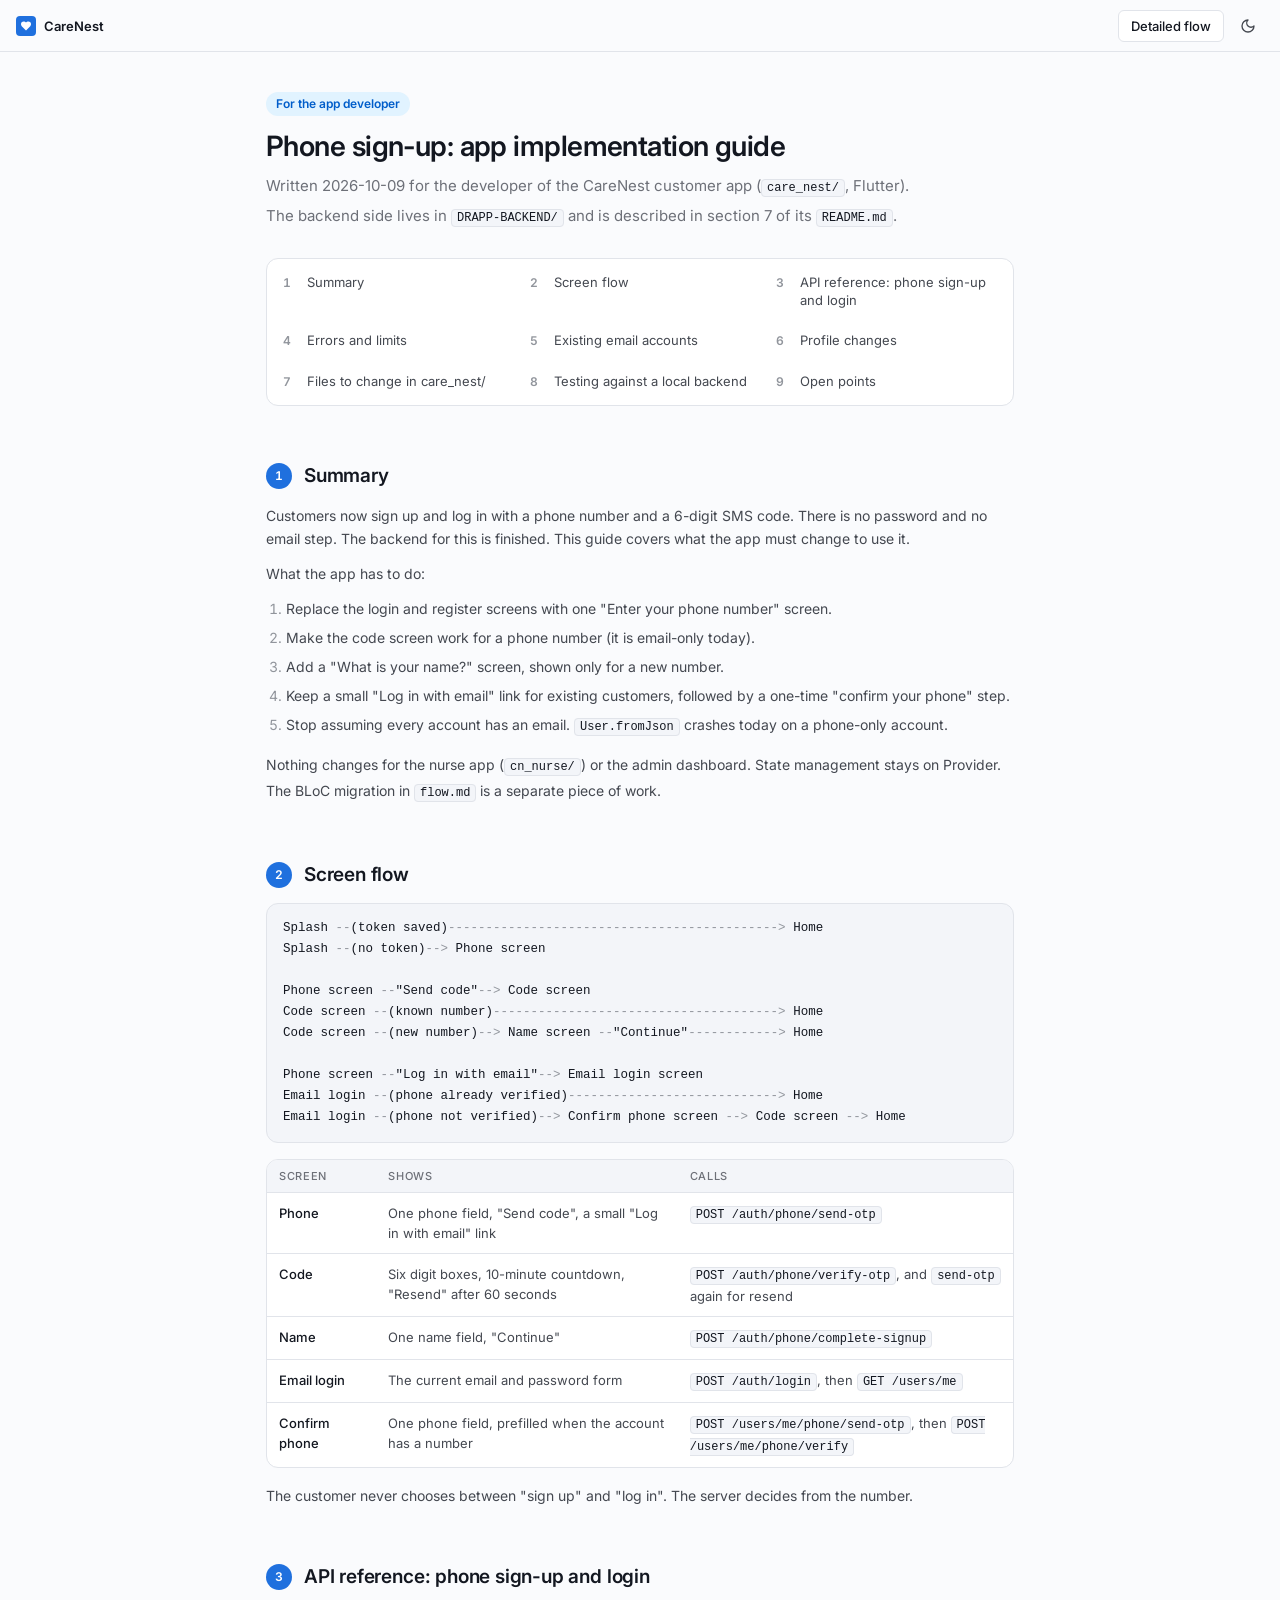
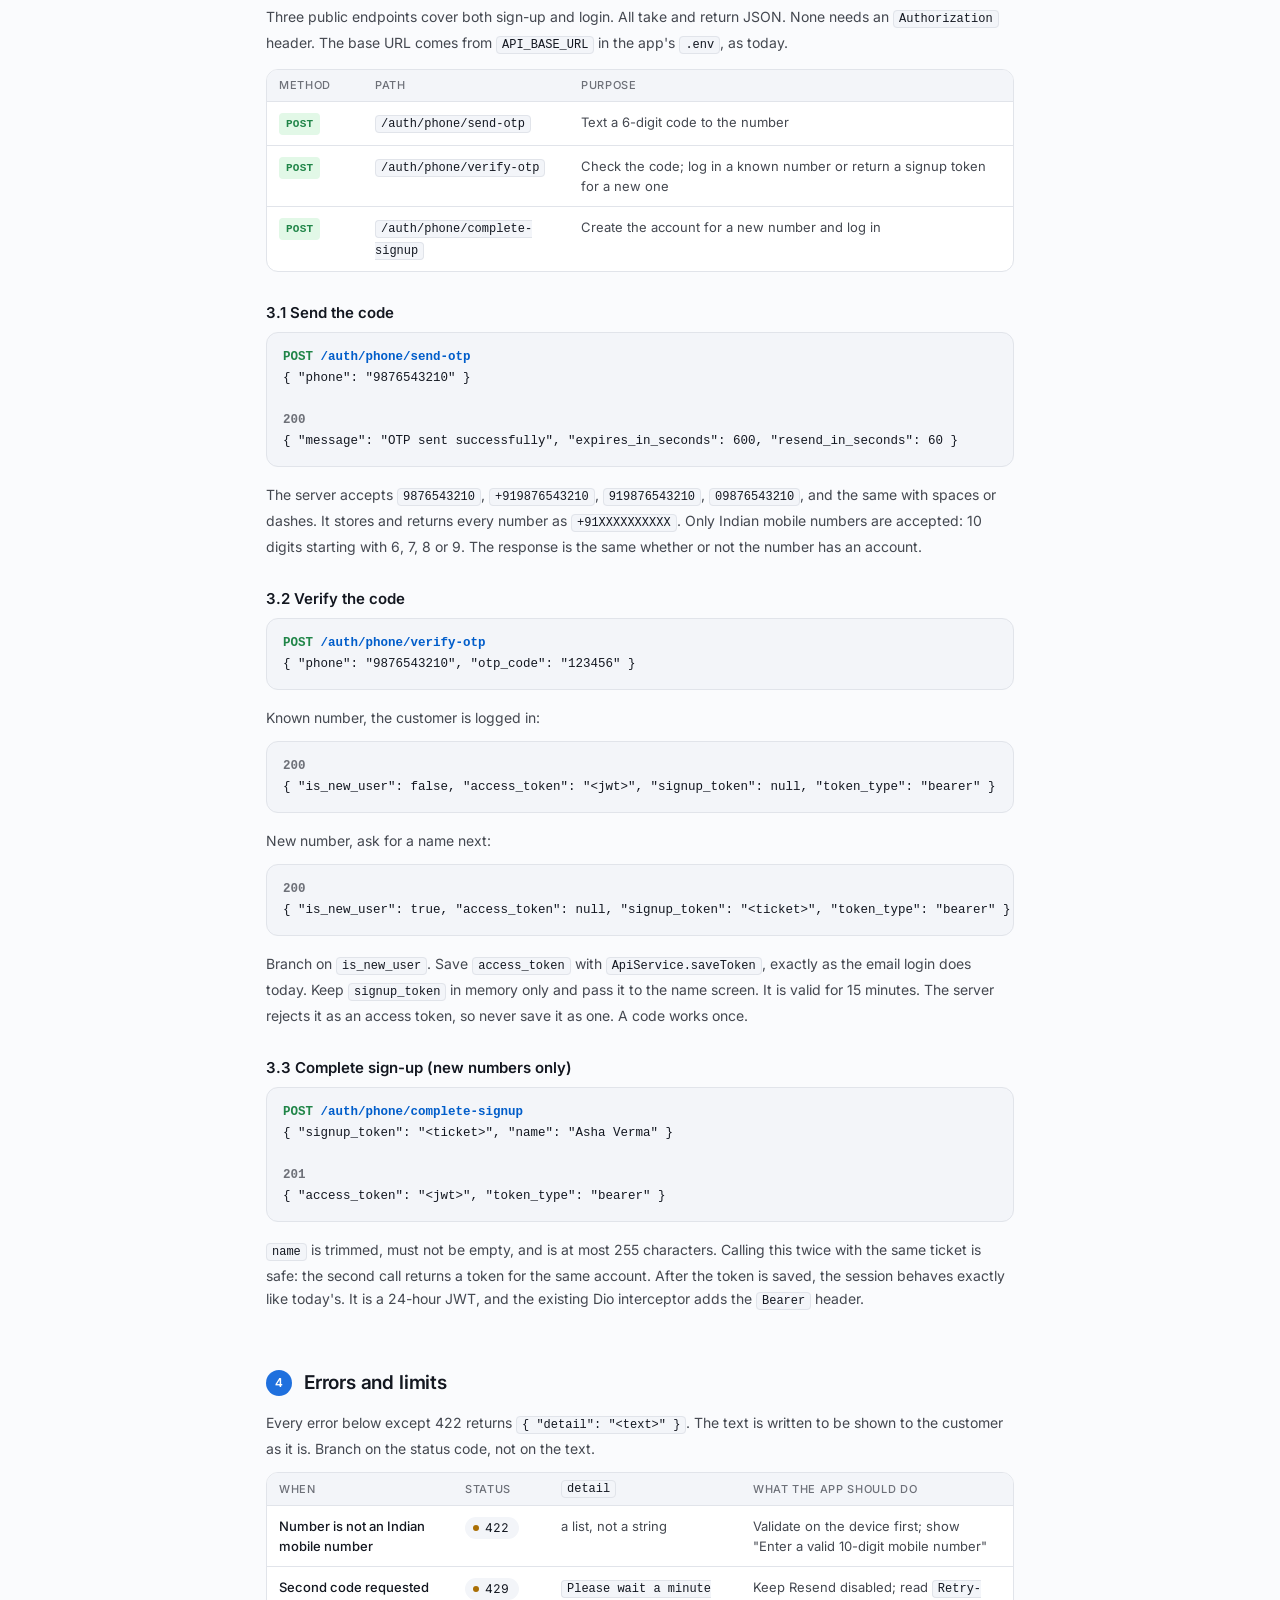
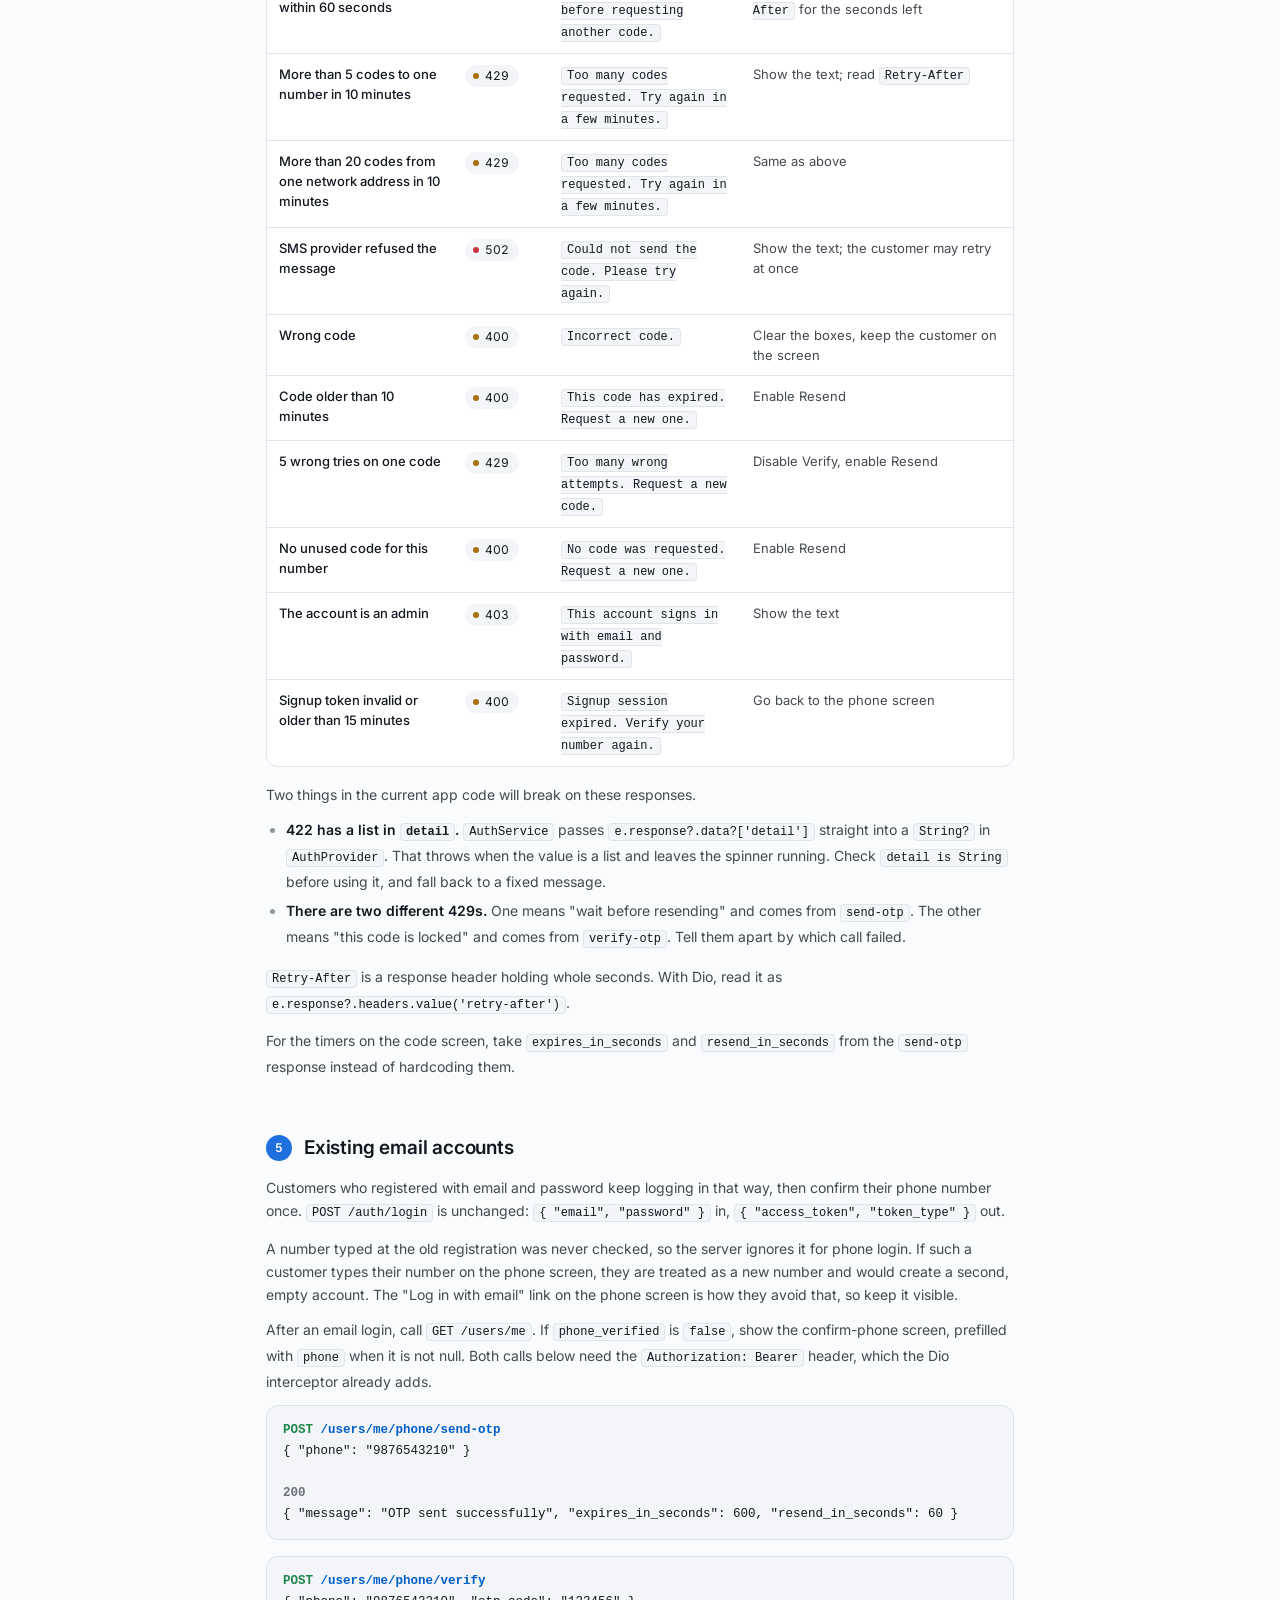
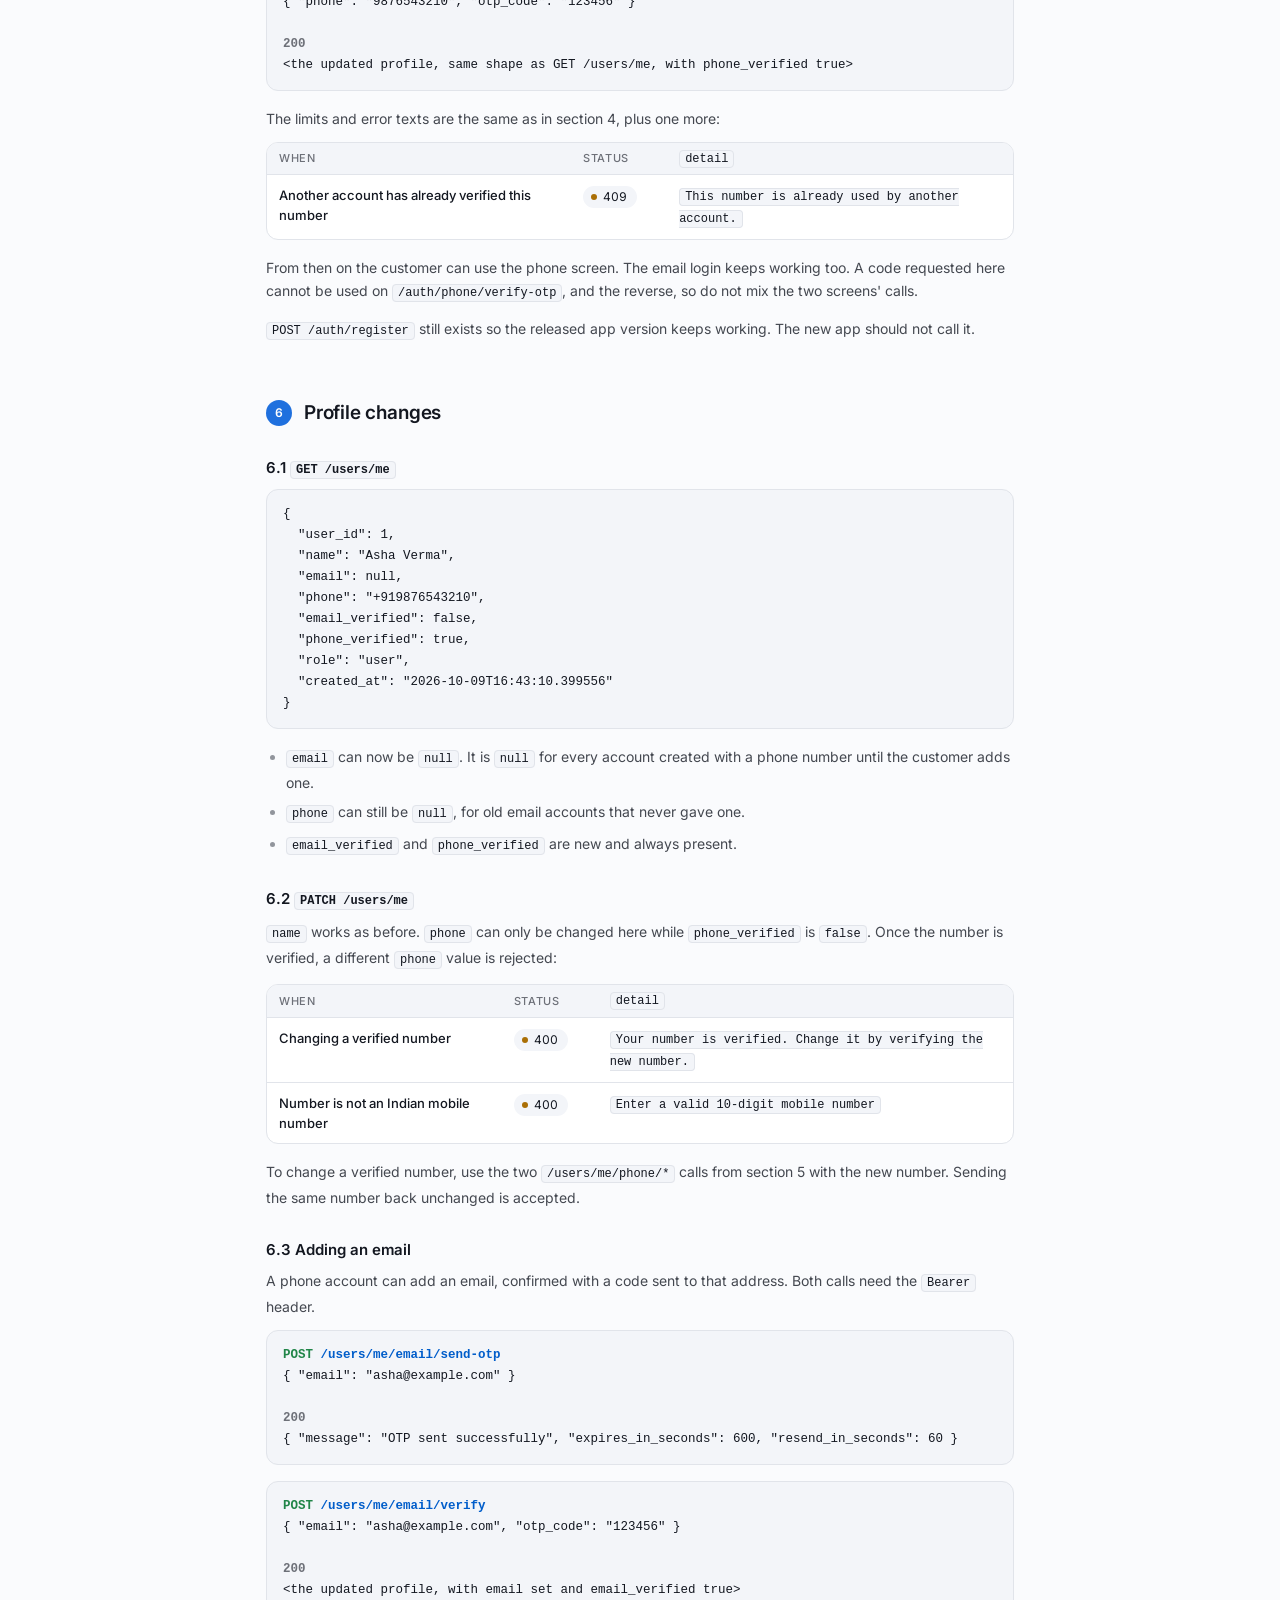
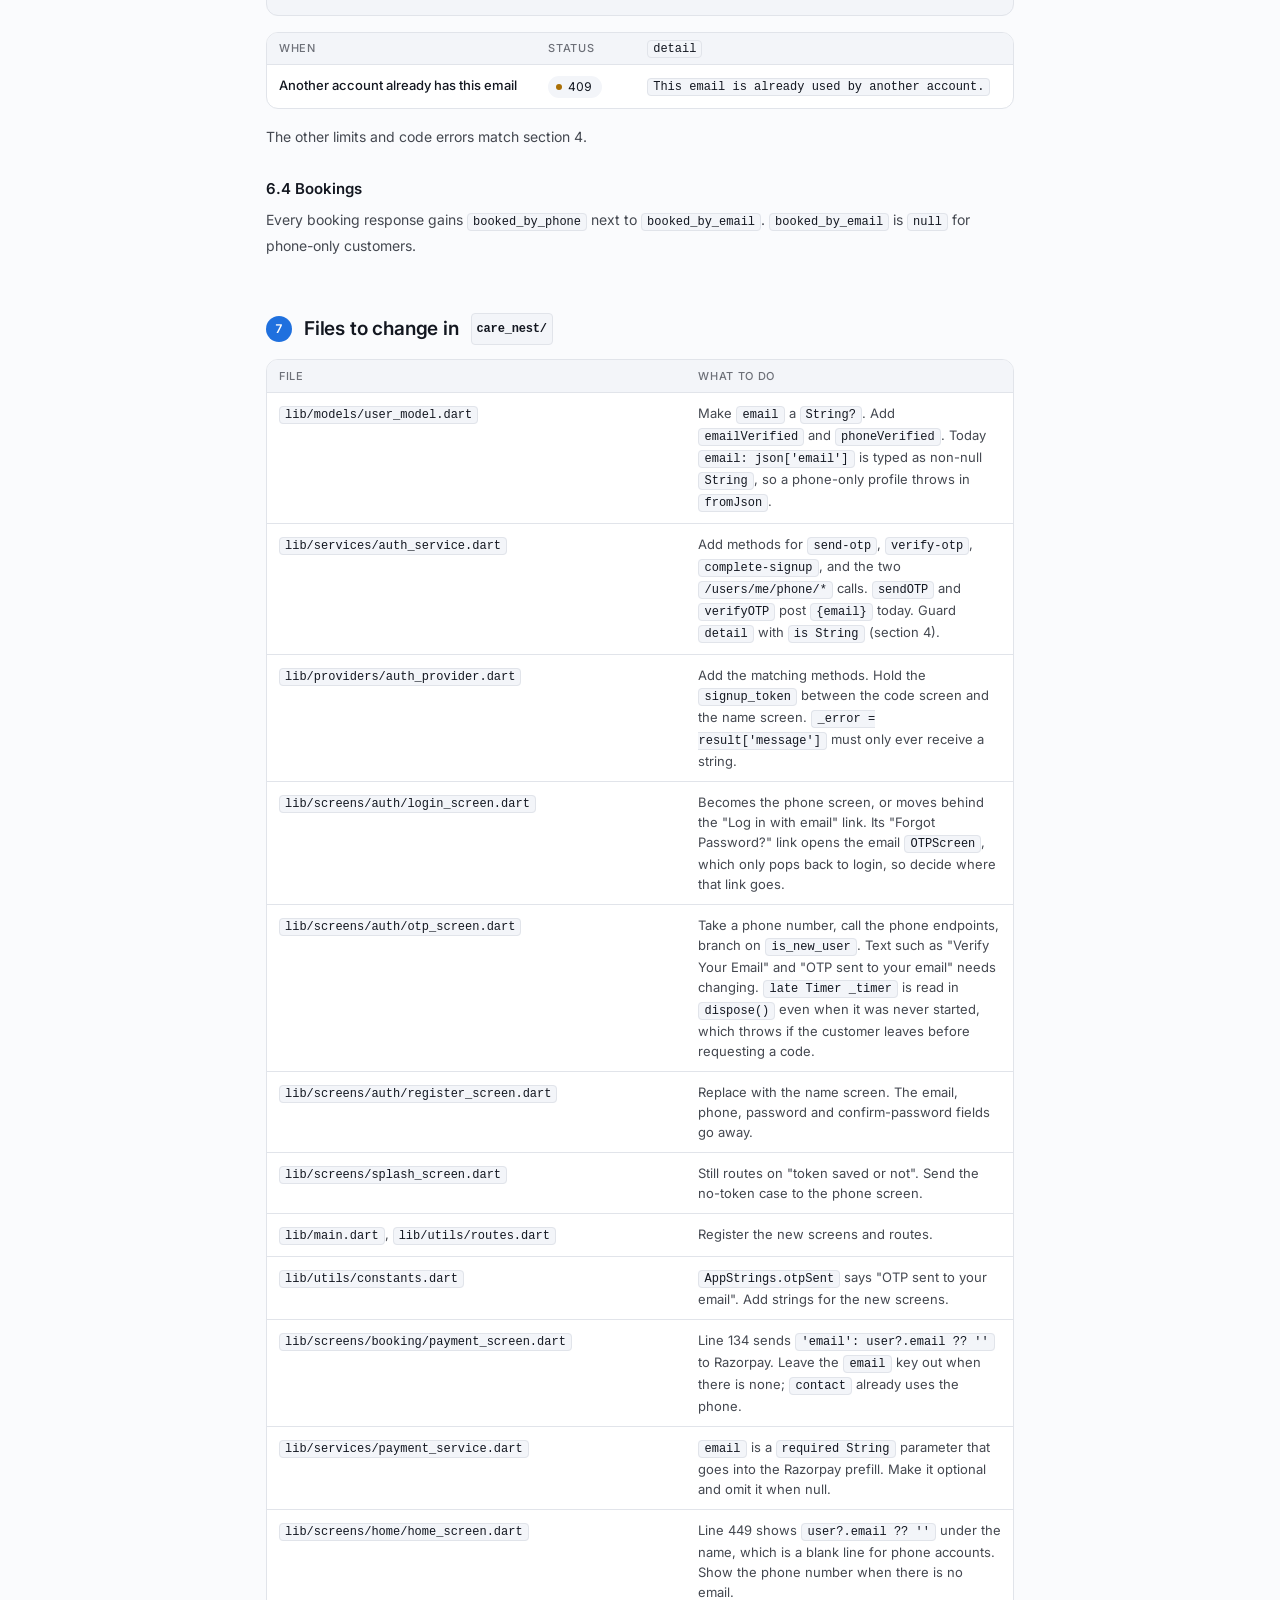
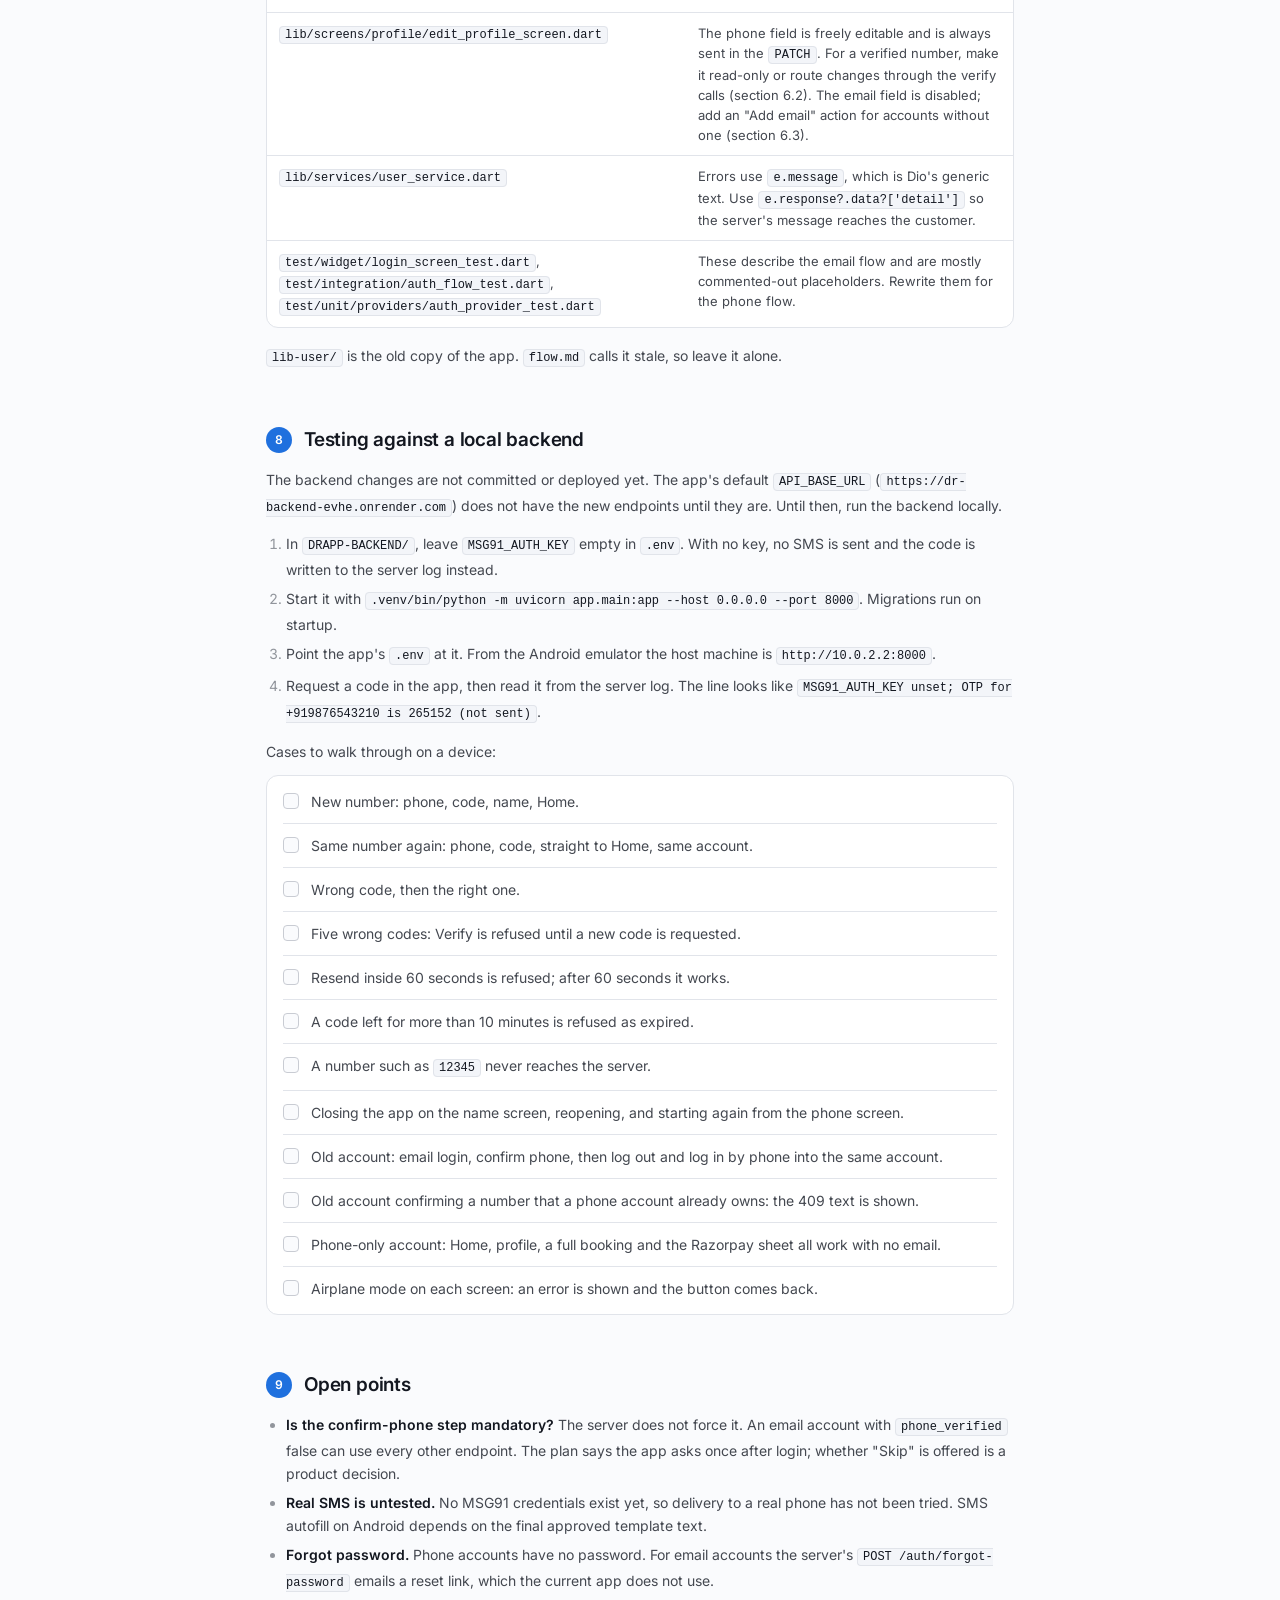
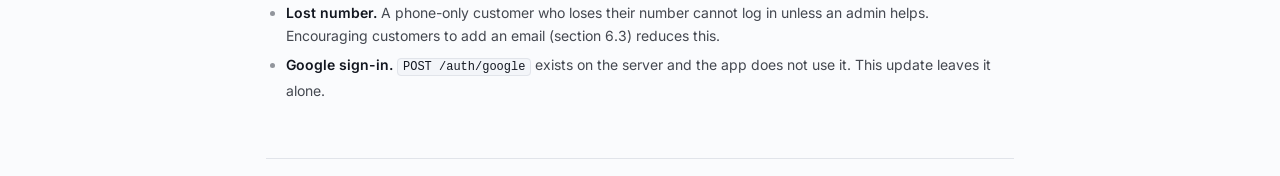
<file: phone-signup-app-guide.html>
<!DOCTYPE html>
<html lang="en">
<head>
<meta charset="UTF-8">
<meta name="viewport" content="width=device-width, initial-scale=1.0">
<title>Phone sign-up: app implementation guide - CareNest</title>
<link rel="preconnect" href="https://fonts.googleapis.com">
<link rel="preconnect" href="https://fonts.gstatic.com" crossorigin>
<link href="https://fonts.googleapis.com/css2?family=Inter:wght@400;500;600&display=swap" rel="stylesheet">
<link rel="stylesheet" href="theme.css">
<script src="theme.js"></script>
<style>
html{scroll-behavior:smooth;scroll-padding-top:68px}
.topbar{position:sticky;top:0;z-index:10;display:flex;align-items:center;gap:8px;height:52px;padding:0 16px;border-bottom:1px solid var(--border);background:var(--canvas)}
.brandlink{display:flex;align-items:center;gap:8px;color:inherit;text-decoration:none;border-radius:6px}
.topbar .spacer{flex:1}
.linkbtn{display:inline-flex;align-items:center;gap:6px;height:32px;padding:0 12px;border:1px solid var(--border);border-radius:6px;background:var(--surface);color:var(--fg);font-size:13px;font-weight:500;text-decoration:none;white-space:nowrap}
.linkbtn:hover{background:var(--surface-hover)}
.wrap{max-width:780px;margin:0 auto;padding:40px 16px 80px}
.eyebrow{display:inline-flex;align-items:center;gap:6px;padding:2px 10px;border-radius:9999px;background:var(--accent-soft);color:var(--accent-text);font-size:12px;font-weight:600}
h1{margin:12px 0 0;font-size:28px;line-height:36px;letter-spacing:-0.02em;font-weight:600;text-wrap:balance}
.lede{margin:10px 0 0;font-size:15px;line-height:24px;color:var(--fg-muted)}
.lede + .lede{margin-top:4px}
.toc{display:grid;grid-template-columns:repeat(3,1fr);gap:6px;margin:28px 0 0;padding:6px;border:1px solid var(--border);border-radius:12px;background:var(--surface)}
.toc a{display:flex;align-items:baseline;gap:10px;padding:8px 10px;border-radius:8px;color:var(--fg-secondary);text-decoration:none;font-size:13px;line-height:18px;transition:background-color 120ms var(--ease-out),color 120ms var(--ease-out)}
.toc a:hover{background:var(--surface-hover);color:var(--fg)}
.toc a .nums{flex:none;width:14px;color:var(--fg-subtle);font-size:12px;font-weight:600}
@media(max-width:700px){.toc{grid-template-columns:1fr 1fr}}
@media(max-width:440px){.toc{grid-template-columns:1fr}}
section{margin-top:56px}
h2{display:flex;align-items:center;gap:12px;margin:0 0 14px;font-size:19px;line-height:28px;font-weight:600;letter-spacing:-0.01em}
.secnum{flex:none;width:26px;height:26px;border-radius:9999px;background:var(--accent);color:var(--accent-fg);font-size:12px;font-weight:600;display:flex;align-items:center;justify-content:center;font-variant-numeric:tabular-nums}
h3{margin:30px 0 8px;font-size:15px;line-height:22px;font-weight:600}
p{margin:0 0 12px;font-size:14px;line-height:23px;color:var(--fg-secondary)}
b{color:var(--fg);font-weight:600}
ul,ol{margin:0 0 14px;padding-left:20px}
li{font-size:14px;line-height:23px;color:var(--fg-secondary);margin-bottom:6px}
li::marker{color:var(--fg-subtle)}
ul.checks{list-style:none;padding:4px 16px;border:1px solid var(--border);border-radius:12px;background:var(--surface)}
ul.checks li{display:flex;gap:12px;align-items:flex-start;margin:0;padding:10px 0;border-bottom:1px solid var(--border)}
ul.checks li:last-child{border-bottom:0}
.box{flex:none;width:16px;height:16px;margin-top:3px;border:1.5px solid var(--border-strong);border-radius:4px;background:var(--canvas)}
.card{border:1px solid var(--border);border-radius:12px;background:var(--surface)}
.card.tbl{margin:4px 0 16px;overflow:hidden}
.twrap{width:100%;overflow-x:auto}
table.grid{width:100%;border-collapse:collapse;font-size:13px}
.grid thead{background:var(--surface-sunken)}
.grid thead tr{border-bottom:1px solid var(--border)}
.grid th{height:32px;padding:0 12px;text-align:left;vertical-align:middle;font-size:11px;font-weight:500;letter-spacing:.06em;text-transform:uppercase;white-space:nowrap;color:var(--fg-muted)}
.grid th .code{text-transform:none;letter-spacing:0}
.grid tbody tr{border-bottom:1px solid var(--border)}
.grid tbody tr:last-child{border-bottom:0}
.grid td{padding:10px 12px;vertical-align:top;line-height:20px;color:var(--fg-secondary);min-width:96px}
.grid td.strong{color:var(--fg);font-weight:500}
.grid td .code{white-space:normal;overflow-wrap:anywhere}
.grid td:first-child .code{white-space:nowrap}
.nums{font-variant-numeric:tabular-nums;white-space:nowrap}
.badge{display:inline-flex;align-items:center;gap:6px;border-radius:9999px;background:var(--surface-sunken);padding:1px 10px 1px 8px;font-size:12px;white-space:nowrap;color:var(--fg)}
.dot{width:6px;height:6px;flex-shrink:0;border-radius:9999px}
.d-success{background:var(--success)}.d-warning{background:var(--warning)}.d-danger{background:var(--danger)}
.method{display:inline-block;padding:1px 7px;border-radius:4px;font-family:ui-monospace,SFMono-Regular,Menlo,monospace;font-size:11px;font-weight:600;letter-spacing:.02em}
.m-post{background:var(--success-soft);color:var(--success)}
.m-get{background:var(--info-soft);color:var(--info)}
.m-patch{background:var(--warning-soft);color:var(--warning)}
code.code{font-family:ui-monospace,SFMono-Regular,Menlo,monospace;font-size:12px;background:var(--surface-sunken);border:1px solid var(--border);border-radius:4px;padding:1px 5px;color:var(--fg);font-variant-numeric:tabular-nums;overflow-wrap:anywhere}
.codewrap{position:relative;margin:4px 0 16px;border:1px solid var(--border);border-radius:12px;background:var(--surface-sunken)}
pre{margin:0;padding:14px 16px;overflow-x:auto;font-family:ui-monospace,SFMono-Regular,Menlo,monospace;font-size:12.5px;line-height:21px;color:var(--fg);tab-size:2}
pre code{font:inherit}
.c-method{color:var(--success);font-weight:600}
.c-path{color:var(--accent-text);font-weight:600}
.c-status{color:var(--fg-muted);font-weight:600}
.c-dim{color:var(--fg-subtle)}
.copybtn{position:absolute;top:8px;right:8px;height:26px;padding:0 10px;border:1px solid var(--border);border-radius:6px;background:var(--surface);color:var(--fg-secondary);font:500 12px 'Inter',system-ui,sans-serif;opacity:0;transition:opacity 150ms var(--ease-out),background-color 120ms var(--ease-out)}
.codewrap:hover .copybtn,.copybtn:focus-visible{opacity:1}
.copybtn:hover{background:var(--surface-hover);color:var(--fg)}
@media(hover:none){.copybtn{opacity:1}}
.foot{margin-top:56px;padding-top:16px;border-top:1px solid var(--border);font-size:12px;color:var(--fg-subtle)}
</style>
</head>
<body>
<header class="topbar">
<a class="brandlink focusable" href="index.html" title="All views"><span class="brandmark"><svg width="12" height="12" viewBox="0 0 24 24" fill="currentColor"><path d="M19 14c1.49-1.46 3-3.21 3-5.5A5.5 5.5 0 0 0 16.5 3c-1.76 0-3 .5-4.5 2-1.5-1.5-2.74-2-4.5-2A5.5 5.5 0 0 0 2 8.5c0 2.3 1.5 4.05 3 5.5l7 7Z"/></svg></span><span class="brandname">CareNest</span></a>
<span class="spacer"></span>
<a class="linkbtn focusable" href="detailed.html">Detailed flow</a>
<button class="iconbtn themetoggle focusable" type="button" aria-label="Switch to dark mode"><svg class="i-sun" width="16" height="16" viewBox="0 0 24 24" fill="none" stroke="currentColor" stroke-width="2" stroke-linecap="round"><circle cx="12" cy="12" r="4"/><path d="M12 2v2m0 16v2M4.9 4.9l1.4 1.4m11.4 11.4 1.4 1.4M2 12h2m16 0h2M4.9 19.1l1.4-1.4M17.7 6.3l1.4-1.4"/></svg><svg class="i-moon" width="16" height="16" viewBox="0 0 24 24" fill="none" stroke="currentColor" stroke-width="2" stroke-linecap="round" stroke-linejoin="round"><path d="M12 3a6 6 0 0 0 9 9 9 9 0 1 1-9-9Z"/></svg></button>
</header>
<main class="wrap">
<span class="eyebrow">For the app developer</span>
<h1>Phone sign-up: app implementation guide</h1>
<p class="lede">Written 2026-10-09 for the developer of the CareNest customer app (<code class="code">care_nest/</code>, Flutter).</p><p class="lede">The backend side lives in <code class="code">DRAPP-BACKEND/</code> and is described in section 7 of its <code class="code">README.md</code>.</p>
<nav class="toc" aria-label="Contents"><a class="focusable" href="#summary"><span class="nums">1</span>Summary</a><a class="focusable" href="#screen-flow"><span class="nums">2</span>Screen flow</a><a class="focusable" href="#api-reference-phone-sign-up-and-login"><span class="nums">3</span>API reference: phone sign-up and login</a><a class="focusable" href="#errors-and-limits"><span class="nums">4</span>Errors and limits</a><a class="focusable" href="#existing-email-accounts"><span class="nums">5</span>Existing email accounts</a><a class="focusable" href="#profile-changes"><span class="nums">6</span>Profile changes</a><a class="focusable" href="#files-to-change-in-care-nest"><span class="nums">7</span>Files to change in care_nest/</a><a class="focusable" href="#testing-against-a-local-backend"><span class="nums">8</span>Testing against a local backend</a><a class="focusable" href="#open-points"><span class="nums">9</span>Open points</a></nav>
<section id="summary"><h2><span class="secnum">1</span>Summary</h2>
<p>Customers now sign up and log in with a phone number and a 6-digit SMS code. There is no password and no email step. The backend for this is finished. This guide covers what the app must change to use it.</p>
<p>What the app has to do:</p>
<ol><li>Replace the login and register screens with one "Enter your phone number" screen.</li><li>Make the code screen work for a phone number (it is email-only today).</li><li>Add a "What is your name?" screen, shown only for a new number.</li><li>Keep a small "Log in with email" link for existing customers, followed by a one-time "confirm your phone" step.</li><li>Stop assuming every account has an email. <code class="code">User.fromJson</code> crashes today on a phone-only account.</li></ol>
<p>Nothing changes for the nurse app (<code class="code">cn_nurse/</code>) or the admin dashboard. State management stays on Provider. The BLoC migration in <code class="code">flow.md</code> is a separate piece of work.</p>
</section>
<section id="screen-flow"><h2><span class="secnum">2</span>Screen flow</h2>
<div class="codewrap"><button class="copybtn focusable" type="button">Copy</button><pre><code>Splash <span class="c-dim">--</span>(token saved)<span class="c-dim">--------------------------------------------&gt;</span> Home
Splash <span class="c-dim">--</span>(no token)<span class="c-dim">--&gt;</span> Phone screen

Phone screen <span class="c-dim">--</span>"Send code"<span class="c-dim">--&gt;</span> Code screen
Code screen <span class="c-dim">--</span>(known number)<span class="c-dim">--------------------------------------&gt;</span> Home
Code screen <span class="c-dim">--</span>(new number)<span class="c-dim">--&gt;</span> Name screen <span class="c-dim">--</span>"Continue"<span class="c-dim">------------&gt;</span> Home

Phone screen <span class="c-dim">--</span>"Log in with email"<span class="c-dim">--&gt;</span> Email login screen
Email login <span class="c-dim">--</span>(phone already verified)<span class="c-dim">----------------------------&gt;</span> Home
Email login <span class="c-dim">--</span>(phone not verified)<span class="c-dim">--&gt;</span> Confirm phone screen <span class="c-dim">--&gt;</span> Code screen <span class="c-dim">--&gt;</span> Home</code></pre></div>
<div class="card tbl"><div class="twrap"><table class="grid"><thead><tr><th>Screen</th><th>Shows</th><th>Calls</th></tr></thead><tbody><tr><td class=strong>Phone</td><td>One phone field, "Send code", a small "Log in with email" link</td><td><code class="code">POST /auth/phone/send-otp</code></td></tr><tr><td class=strong>Code</td><td>Six digit boxes, 10-minute countdown, "Resend" after 60 seconds</td><td><code class="code">POST /auth/phone/verify-otp</code>, and <code class="code">send-otp</code> again for resend</td></tr><tr><td class=strong>Name</td><td>One name field, "Continue"</td><td><code class="code">POST /auth/phone/complete-signup</code></td></tr><tr><td class=strong>Email login</td><td>The current email and password form</td><td><code class="code">POST /auth/login</code>, then <code class="code">GET /users/me</code></td></tr><tr><td class=strong>Confirm phone</td><td>One phone field, prefilled when the account has a number</td><td><code class="code">POST /users/me/phone/send-otp</code>, then <code class="code">POST /users/me/phone/verify</code></td></tr></tbody></table></div></div>
<p>The customer never chooses between "sign up" and "log in". The server decides from the number.</p>
</section>
<section id="api-reference-phone-sign-up-and-login"><h2><span class="secnum">3</span>API reference: phone sign-up and login</h2>
<p>Three public endpoints cover both sign-up and login. All take and return JSON. None needs an <code class="code">Authorization</code> header. The base URL comes from <code class="code">API_BASE_URL</code> in the app's <code class="code">.env</code>, as today.</p>
<div class="card tbl"><div class="twrap"><table class="grid"><thead><tr><th>Method</th><th>Path</th><th>Purpose</th></tr></thead><tbody><tr><td><span class="method m-post">POST</span></td><td><code class="code">/auth/phone/send-otp</code></td><td>Text a 6-digit code to the number</td></tr><tr><td><span class="method m-post">POST</span></td><td><code class="code">/auth/phone/verify-otp</code></td><td>Check the code; log in a known number or return a signup token for a new one</td></tr><tr><td><span class="method m-post">POST</span></td><td><code class="code">/auth/phone/complete-signup</code></td><td>Create the account for a new number and log in</td></tr></tbody></table></div></div>
<h3 id="3-1-send-the-code">3.1 Send the code</h3>
<div class="codewrap"><button class="copybtn focusable" type="button">Copy</button><pre><code><span class="c-method">POST</span> <span class="c-path">/auth/phone/send-otp</span>
{ "phone": "9876543210" }

<span class="c-status">200</span>
{ "message": "OTP sent successfully", "expires_in_seconds": 600, "resend_in_seconds": 60 }</code></pre></div>
<p>The server accepts <code class="code">9876543210</code>, <code class="code">+919876543210</code>, <code class="code">919876543210</code>, <code class="code">09876543210</code>, and the same with spaces or dashes. It stores and returns every number as <code class="code">+91XXXXXXXXXX</code>. Only Indian mobile numbers are accepted: 10 digits starting with 6, 7, 8 or 9. The response is the same whether or not the number has an account.</p>
<h3 id="3-2-verify-the-code">3.2 Verify the code</h3>
<div class="codewrap"><button class="copybtn focusable" type="button">Copy</button><pre><code><span class="c-method">POST</span> <span class="c-path">/auth/phone/verify-otp</span>
{ "phone": "9876543210", "otp_code": "123456" }</code></pre></div>
<p>Known number, the customer is logged in:</p>
<div class="codewrap"><button class="copybtn focusable" type="button">Copy</button><pre><code><span class="c-status">200</span>
{ "is_new_user": false, "access_token": "&lt;jwt&gt;", "signup_token": null, "token_type": "bearer" }</code></pre></div>
<p>New number, ask for a name next:</p>
<div class="codewrap"><button class="copybtn focusable" type="button">Copy</button><pre><code><span class="c-status">200</span>
{ "is_new_user": true, "access_token": null, "signup_token": "&lt;ticket&gt;", "token_type": "bearer" }</code></pre></div>
<p>Branch on <code class="code">is_new_user</code>. Save <code class="code">access_token</code> with <code class="code">ApiService.saveToken</code>, exactly as the email login does today. Keep <code class="code">signup_token</code> in memory only and pass it to the name screen. It is valid for 15 minutes. The server rejects it as an access token, so never save it as one. A code works once.</p>
<h3 id="3-3-complete-sign-up-new-numbers-only">3.3 Complete sign-up (new numbers only)</h3>
<div class="codewrap"><button class="copybtn focusable" type="button">Copy</button><pre><code><span class="c-method">POST</span> <span class="c-path">/auth/phone/complete-signup</span>
{ "signup_token": "&lt;ticket&gt;", "name": "Asha Verma" }

<span class="c-status">201</span>
{ "access_token": "&lt;jwt&gt;", "token_type": "bearer" }</code></pre></div>
<p><code class="code">name</code> is trimmed, must not be empty, and is at most 255 characters. Calling this twice with the same ticket is safe: the second call returns a token for the same account. After the token is saved, the session behaves exactly like today's. It is a 24-hour JWT, and the existing Dio interceptor adds the <code class="code">Bearer</code> header.</p>
</section>
<section id="errors-and-limits"><h2><span class="secnum">4</span>Errors and limits</h2>
<p>Every error below except 422 returns <code class="code">{ "detail": "&lt;text&gt;" }</code>. The text is written to be shown to the customer as it is. Branch on the status code, not on the text.</p>
<div class="card tbl"><div class="twrap"><table class="grid"><thead><tr><th>When</th><th>Status</th><th><code class="code">detail</code></th><th>What the app should do</th></tr></thead><tbody><tr><td class=strong>Number is not an Indian mobile number</td><td><span class="badge nums"><span class="dot d-warning"></span>422</span></td><td>a list, not a string</td><td>Validate on the device first; show "Enter a valid 10-digit mobile number"</td></tr><tr><td class=strong>Second code requested within 60 seconds</td><td><span class="badge nums"><span class="dot d-warning"></span>429</span></td><td><code class="code">Please wait a minute before requesting another code.</code></td><td>Keep Resend disabled; read <code class="code">Retry-After</code> for the seconds left</td></tr><tr><td class=strong>More than 5 codes to one number in 10 minutes</td><td><span class="badge nums"><span class="dot d-warning"></span>429</span></td><td><code class="code">Too many codes requested. Try again in a few minutes.</code></td><td>Show the text; read <code class="code">Retry-After</code></td></tr><tr><td class=strong>More than 20 codes from one network address in 10 minutes</td><td><span class="badge nums"><span class="dot d-warning"></span>429</span></td><td><code class="code">Too many codes requested. Try again in a few minutes.</code></td><td>Same as above</td></tr><tr><td class=strong>SMS provider refused the message</td><td><span class="badge nums"><span class="dot d-danger"></span>502</span></td><td><code class="code">Could not send the code. Please try again.</code></td><td>Show the text; the customer may retry at once</td></tr><tr><td class=strong>Wrong code</td><td><span class="badge nums"><span class="dot d-warning"></span>400</span></td><td><code class="code">Incorrect code.</code></td><td>Clear the boxes, keep the customer on the screen</td></tr><tr><td class=strong>Code older than 10 minutes</td><td><span class="badge nums"><span class="dot d-warning"></span>400</span></td><td><code class="code">This code has expired. Request a new one.</code></td><td>Enable Resend</td></tr><tr><td class=strong>5 wrong tries on one code</td><td><span class="badge nums"><span class="dot d-warning"></span>429</span></td><td><code class="code">Too many wrong attempts. Request a new code.</code></td><td>Disable Verify, enable Resend</td></tr><tr><td class=strong>No unused code for this number</td><td><span class="badge nums"><span class="dot d-warning"></span>400</span></td><td><code class="code">No code was requested. Request a new one.</code></td><td>Enable Resend</td></tr><tr><td class=strong>The account is an admin</td><td><span class="badge nums"><span class="dot d-warning"></span>403</span></td><td><code class="code">This account signs in with email and password.</code></td><td>Show the text</td></tr><tr><td class=strong>Signup token invalid or older than 15 minutes</td><td><span class="badge nums"><span class="dot d-warning"></span>400</span></td><td><code class="code">Signup session expired. Verify your number again.</code></td><td>Go back to the phone screen</td></tr></tbody></table></div></div>
<p>Two things in the current app code will break on these responses.</p>
<ul><li><b>422 has a list in <code class="code">detail</code>.</b> <code class="code">AuthService</code> passes <code class="code">e.response?.data?['detail']</code> straight into a <code class="code">String?</code> in <code class="code">AuthProvider</code>. That throws when the value is a list and leaves the spinner running. Check <code class="code">detail is String</code> before using it, and fall back to a fixed message.</li><li><b>There are two different 429s.</b> One means "wait before resending" and comes from <code class="code">send-otp</code>. The other means "this code is locked" and comes from <code class="code">verify-otp</code>. Tell them apart by which call failed.</li></ul>
<p><code class="code">Retry-After</code> is a response header holding whole seconds. With Dio, read it as <code class="code">e.response?.headers.value('retry-after')</code>.</p>
<p>For the timers on the code screen, take <code class="code">expires_in_seconds</code> and <code class="code">resend_in_seconds</code> from the <code class="code">send-otp</code> response instead of hardcoding them.</p>
</section>
<section id="existing-email-accounts"><h2><span class="secnum">5</span>Existing email accounts</h2>
<p>Customers who registered with email and password keep logging in that way, then confirm their phone number once. <code class="code">POST /auth/login</code> is unchanged: <code class="code">{ "email", "password" }</code> in, <code class="code">{ "access_token", "token_type" }</code> out.</p>
<p>A number typed at the old registration was never checked, so the server ignores it for phone login. If such a customer types their number on the phone screen, they are treated as a new number and would create a second, empty account. The "Log in with email" link on the phone screen is how they avoid that, so keep it visible.</p>
<p>After an email login, call <code class="code">GET /users/me</code>. If <code class="code">phone_verified</code> is <code class="code">false</code>, show the confirm-phone screen, prefilled with <code class="code">phone</code> when it is not null. Both calls below need the <code class="code">Authorization: Bearer</code> header, which the Dio interceptor already adds.</p>
<div class="codewrap"><button class="copybtn focusable" type="button">Copy</button><pre><code><span class="c-method">POST</span> <span class="c-path">/users/me/phone/send-otp</span>
{ "phone": "9876543210" }

<span class="c-status">200</span>
{ "message": "OTP sent successfully", "expires_in_seconds": 600, "resend_in_seconds": 60 }</code></pre></div>
<div class="codewrap"><button class="copybtn focusable" type="button">Copy</button><pre><code><span class="c-method">POST</span> <span class="c-path">/users/me/phone/verify</span>
{ "phone": "9876543210", "otp_code": "123456" }

<span class="c-status">200</span>
&lt;the updated profile, same shape as GET /users/me, with phone_verified true&gt;</code></pre></div>
<p>The limits and error texts are the same as in section 4, plus one more:</p>
<div class="card tbl"><div class="twrap"><table class="grid"><thead><tr><th>When</th><th>Status</th><th><code class="code">detail</code></th></tr></thead><tbody><tr><td class=strong>Another account has already verified this number</td><td><span class="badge nums"><span class="dot d-warning"></span>409</span></td><td><code class="code">This number is already used by another account.</code></td></tr></tbody></table></div></div>
<p>From then on the customer can use the phone screen. The email login keeps working too. A code requested here cannot be used on <code class="code">/auth/phone/verify-otp</code>, and the reverse, so do not mix the two screens' calls.</p>
<p><code class="code">POST /auth/register</code> still exists so the released app version keeps working. The new app should not call it.</p>
</section>
<section id="profile-changes"><h2><span class="secnum">6</span>Profile changes</h2>
<h3 id="6-1-get-users-me">6.1 <code class="code">GET /users/me</code></h3>
<div class="codewrap"><button class="copybtn focusable" type="button">Copy</button><pre><code>{
  "user_id": 1,
  "name": "Asha Verma",
  "email": null,
  "phone": "+919876543210",
  "email_verified": false,
  "phone_verified": true,
  "role": "user",
  "created_at": "2026-10-09T16:43:10.399556"
}</code></pre></div>
<ul><li><code class="code">email</code> can now be <code class="code">null</code>. It is <code class="code">null</code> for every account created with a phone number until the customer adds one.</li><li><code class="code">phone</code> can still be <code class="code">null</code>, for old email accounts that never gave one.</li><li><code class="code">email_verified</code> and <code class="code">phone_verified</code> are new and always present.</li></ul>
<h3 id="6-2-patch-users-me">6.2 <code class="code">PATCH /users/me</code></h3>
<p><code class="code">name</code> works as before. <code class="code">phone</code> can only be changed here while <code class="code">phone_verified</code> is <code class="code">false</code>. Once the number is verified, a different <code class="code">phone</code> value is rejected:</p>
<div class="card tbl"><div class="twrap"><table class="grid"><thead><tr><th>When</th><th>Status</th><th><code class="code">detail</code></th></tr></thead><tbody><tr><td class=strong>Changing a verified number</td><td><span class="badge nums"><span class="dot d-warning"></span>400</span></td><td><code class="code">Your number is verified. Change it by verifying the new number.</code></td></tr><tr><td class=strong>Number is not an Indian mobile number</td><td><span class="badge nums"><span class="dot d-warning"></span>400</span></td><td><code class="code">Enter a valid 10-digit mobile number</code></td></tr></tbody></table></div></div>
<p>To change a verified number, use the two <code class="code">/users/me/phone/*</code> calls from section 5 with the new number. Sending the same number back unchanged is accepted.</p>
<h3 id="6-3-adding-an-email">6.3 Adding an email</h3>
<p>A phone account can add an email, confirmed with a code sent to that address. Both calls need the <code class="code">Bearer</code> header.</p>
<div class="codewrap"><button class="copybtn focusable" type="button">Copy</button><pre><code><span class="c-method">POST</span> <span class="c-path">/users/me/email/send-otp</span>
{ "email": "asha@example.com" }

<span class="c-status">200</span>
{ "message": "OTP sent successfully", "expires_in_seconds": 600, "resend_in_seconds": 60 }</code></pre></div>
<div class="codewrap"><button class="copybtn focusable" type="button">Copy</button><pre><code><span class="c-method">POST</span> <span class="c-path">/users/me/email/verify</span>
{ "email": "asha@example.com", "otp_code": "123456" }

<span class="c-status">200</span>
&lt;the updated profile, with email set and email_verified true&gt;</code></pre></div>
<div class="card tbl"><div class="twrap"><table class="grid"><thead><tr><th>When</th><th>Status</th><th><code class="code">detail</code></th></tr></thead><tbody><tr><td class=strong>Another account already has this email</td><td><span class="badge nums"><span class="dot d-warning"></span>409</span></td><td><code class="code">This email is already used by another account.</code></td></tr></tbody></table></div></div>
<p>The other limits and code errors match section 4.</p>
<h3 id="6-4-bookings">6.4 Bookings</h3>
<p>Every booking response gains <code class="code">booked_by_phone</code> next to <code class="code">booked_by_email</code>. <code class="code">booked_by_email</code> is <code class="code">null</code> for phone-only customers.</p>
</section>
<section id="files-to-change-in-care-nest"><h2><span class="secnum">7</span>Files to change in <code class="code">care_nest/</code></h2>
<div class="card tbl"><div class="twrap"><table class="grid"><thead><tr><th>File</th><th>What to do</th></tr></thead><tbody><tr><td><code class="code">lib/models/user_model.dart</code></td><td>Make <code class="code">email</code> a <code class="code">String?</code>. Add <code class="code">emailVerified</code> and <code class="code">phoneVerified</code>. Today <code class="code">email: json['email']</code> is typed as non-null <code class="code">String</code>, so a phone-only profile throws in <code class="code">fromJson</code>.</td></tr><tr><td><code class="code">lib/services/auth_service.dart</code></td><td>Add methods for <code class="code">send-otp</code>, <code class="code">verify-otp</code>, <code class="code">complete-signup</code>, and the two <code class="code">/users/me/phone/*</code> calls. <code class="code">sendOTP</code> and <code class="code">verifyOTP</code> post <code class="code">{email}</code> today. Guard <code class="code">detail</code> with <code class="code">is String</code> (section 4).</td></tr><tr><td><code class="code">lib/providers/auth_provider.dart</code></td><td>Add the matching methods. Hold the <code class="code">signup_token</code> between the code screen and the name screen. <code class="code">_error = result['message']</code> must only ever receive a string.</td></tr><tr><td><code class="code">lib/screens/auth/login_screen.dart</code></td><td>Becomes the phone screen, or moves behind the "Log in with email" link. Its "Forgot Password?" link opens the email <code class="code">OTPScreen</code>, which only pops back to login, so decide where that link goes.</td></tr><tr><td><code class="code">lib/screens/auth/otp_screen.dart</code></td><td>Take a phone number, call the phone endpoints, branch on <code class="code">is_new_user</code>. Text such as "Verify Your Email" and "OTP sent to your email" needs changing. <code class="code">late Timer _timer</code> is read in <code class="code">dispose()</code> even when it was never started, which throws if the customer leaves before requesting a code.</td></tr><tr><td><code class="code">lib/screens/auth/register_screen.dart</code></td><td>Replace with the name screen. The email, phone, password and confirm-password fields go away.</td></tr><tr><td><code class="code">lib/screens/splash_screen.dart</code></td><td>Still routes on "token saved or not". Send the no-token case to the phone screen.</td></tr><tr><td><code class="code">lib/main.dart</code>, <code class="code">lib/utils/routes.dart</code></td><td>Register the new screens and routes.</td></tr><tr><td><code class="code">lib/utils/constants.dart</code></td><td><code class="code">AppStrings.otpSent</code> says "OTP sent to your email". Add strings for the new screens.</td></tr><tr><td><code class="code">lib/screens/booking/payment_screen.dart</code></td><td>Line 134 sends <code class="code">'email': user?.email ?? ''</code> to Razorpay. Leave the <code class="code">email</code> key out when there is none; <code class="code">contact</code> already uses the phone.</td></tr><tr><td><code class="code">lib/services/payment_service.dart</code></td><td><code class="code">email</code> is a <code class="code">required String</code> parameter that goes into the Razorpay prefill. Make it optional and omit it when null.</td></tr><tr><td><code class="code">lib/screens/home/home_screen.dart</code></td><td>Line 449 shows <code class="code">user?.email ?? ''</code> under the name, which is a blank line for phone accounts. Show the phone number when there is no email.</td></tr><tr><td><code class="code">lib/screens/profile/edit_profile_screen.dart</code></td><td>The phone field is freely editable and is always sent in the <code class="code">PATCH</code>. For a verified number, make it read-only or route changes through the verify calls (section 6.2). The email field is disabled; add an "Add email" action for accounts without one (section 6.3).</td></tr><tr><td><code class="code">lib/services/user_service.dart</code></td><td>Errors use <code class="code">e.message</code>, which is Dio's generic text. Use <code class="code">e.response?.data?['detail']</code> so the server's message reaches the customer.</td></tr><tr><td><code class="code">test/widget/login_screen_test.dart</code>, <code class="code">test/integration/auth_flow_test.dart</code>, <code class="code">test/unit/providers/auth_provider_test.dart</code></td><td>These describe the email flow and are mostly commented-out placeholders. Rewrite them for the phone flow.</td></tr></tbody></table></div></div>
<p><code class="code">lib-user/</code> is the old copy of the app. <code class="code">flow.md</code> calls it stale, so leave it alone.</p>
</section>
<section id="testing-against-a-local-backend"><h2><span class="secnum">8</span>Testing against a local backend</h2>
<p>The backend changes are not committed or deployed yet. The app's default <code class="code">API_BASE_URL</code> (<code class="code">https://dr-backend-evhe.onrender.com</code>) does not have the new endpoints until they are. Until then, run the backend locally.</p>
<ol><li>In <code class="code">DRAPP-BACKEND/</code>, leave <code class="code">MSG91_AUTH_KEY</code> empty in <code class="code">.env</code>. With no key, no SMS is sent and the code is written to the server log instead.</li><li>Start it with <code class="code">.venv/bin/python -m uvicorn app.main:app --host 0.0.0.0 --port 8000</code>. Migrations run on startup.</li><li>Point the app's <code class="code">.env</code> at it. From the Android emulator the host machine is <code class="code">http://10.0.2.2:8000</code>.</li><li>Request a code in the app, then read it from the server log. The line looks like <code class="code">MSG91_AUTH_KEY unset; OTP for +919876543210 is 265152 (not sent)</code>.</li></ol>
<p>Cases to walk through on a device:</p>
<ul class="checks"><li><span class="box" aria-hidden="true"></span><span>New number: phone, code, name, Home.</span></li><li><span class="box" aria-hidden="true"></span><span>Same number again: phone, code, straight to Home, same account.</span></li><li><span class="box" aria-hidden="true"></span><span>Wrong code, then the right one.</span></li><li><span class="box" aria-hidden="true"></span><span>Five wrong codes: Verify is refused until a new code is requested.</span></li><li><span class="box" aria-hidden="true"></span><span>Resend inside 60 seconds is refused; after 60 seconds it works.</span></li><li><span class="box" aria-hidden="true"></span><span>A code left for more than 10 minutes is refused as expired.</span></li><li><span class="box" aria-hidden="true"></span><span>A number such as <code class="code">12345</code> never reaches the server.</span></li><li><span class="box" aria-hidden="true"></span><span>Closing the app on the name screen, reopening, and starting again from the phone screen.</span></li><li><span class="box" aria-hidden="true"></span><span>Old account: email login, confirm phone, then log out and log in by phone into the same account.</span></li><li><span class="box" aria-hidden="true"></span><span>Old account confirming a number that a phone account already owns: the 409 text is shown.</span></li><li><span class="box" aria-hidden="true"></span><span>Phone-only account: Home, profile, a full booking and the Razorpay sheet all work with no email.</span></li><li><span class="box" aria-hidden="true"></span><span>Airplane mode on each screen: an error is shown and the button comes back.</span></li></ul>
</section>
<section id="open-points"><h2><span class="secnum">9</span>Open points</h2>
<ul><li><b>Is the confirm-phone step mandatory?</b> The server does not force it. An email account with <code class="code">phone_verified</code> false can use every other endpoint. The plan says the app asks once after login; whether "Skip" is offered is a product decision.</li><li><b>Real SMS is untested.</b> No MSG91 credentials exist yet, so delivery to a real phone has not been tried. SMS autofill on Android depends on the final approved template text.</li><li><b>Forgot password.</b> Phone accounts have no password. For email accounts the server's <code class="code">POST /auth/forgot-password</code> emails a reset link, which the current app does not use.</li><li><b>Lost number.</b> A phone-only customer who loses their number cannot log in unless an admin helps. Encouraging customers to add an email (section 6.3) reduces this.</li><li><b>Google sign-in.</b> <code class="code">POST /auth/google</code> exists on the server and the app does not use it. This update leaves it alone.</li></ul>
</section>
<p class="foot">Source: PHONE_SIGNUP_APP_GUIDE.md in the backend repo.</p>
</main>
<script>
document.querySelectorAll(".copybtn").forEach(function(b){b.addEventListener("click",function(){var t=b.parentNode.querySelector("pre").innerText;if(!navigator.clipboard)return;navigator.clipboard.writeText(t).then(function(){b.textContent="Copied";setTimeout(function(){b.textContent="Copy"},1200)}).catch(function(){})})})
</script>
</body>
</html>
</file>
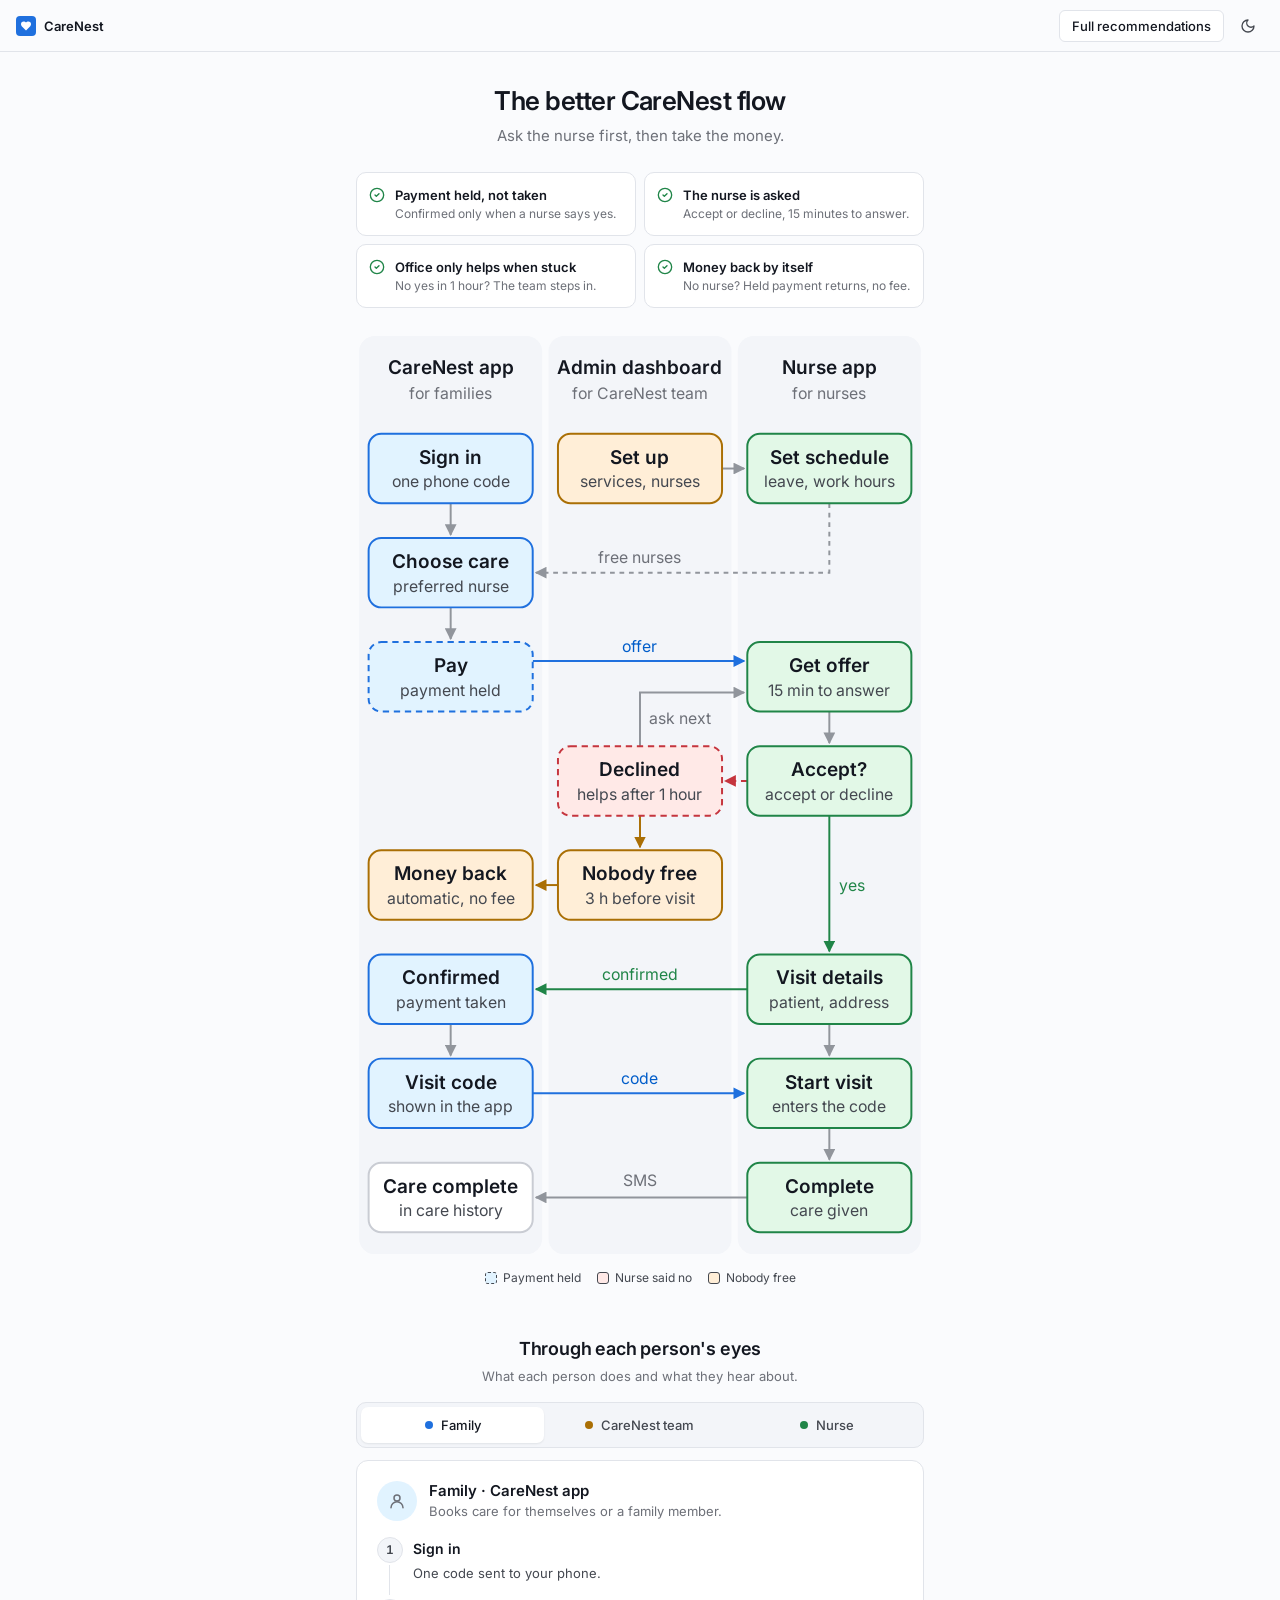
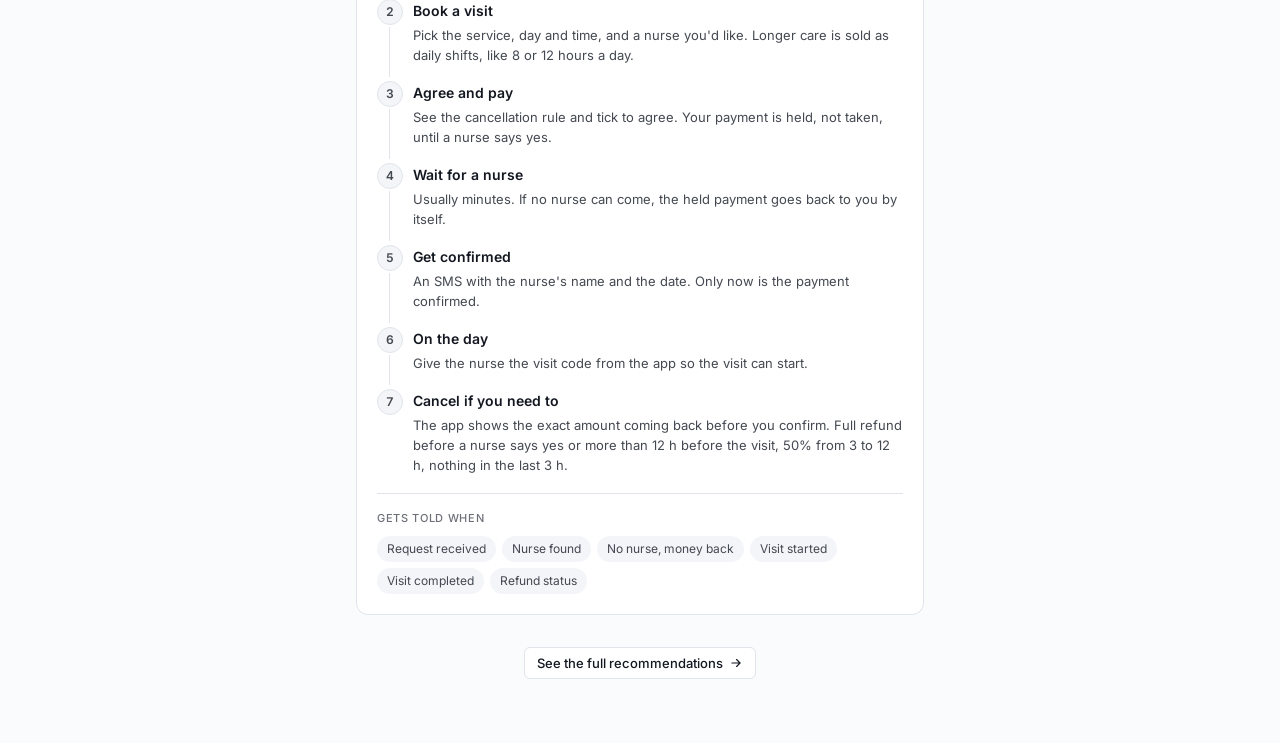
<file: recommended-simple.html>
<!DOCTYPE html>
<html lang="en">
<head>
<meta charset="UTF-8">
<meta name="viewport" content="width=device-width, initial-scale=1.0">
<title>Better Flow Overview</title>
<link rel="preconnect" href="https://fonts.googleapis.com">
<link rel="preconnect" href="https://fonts.gstatic.com" crossorigin>
<link href="https://fonts.googleapis.com/css2?family=Inter:wght@400;500;600&display=swap" rel="stylesheet">
<link rel="stylesheet" href="theme.css">
<script src="theme.js"></script>
<style>
.topbar{position:sticky;top:0;z-index:10;display:flex;align-items:center;gap:8px;height:52px;padding:0 16px;border-bottom:1px solid var(--border);background:var(--canvas)}
.brandlink{display:flex;align-items:center;gap:8px;color:inherit;text-decoration:none;border-radius:6px}
.topbar .spacer{flex:1}
.linkbtn{display:inline-flex;align-items:center;gap:6px;height:32px;padding:0 12px;border:1px solid var(--border);border-radius:6px;background:var(--surface);color:var(--fg);font-size:13px;font-weight:500;text-decoration:none;white-space:nowrap}
.linkbtn:hover{background:var(--surface-hover)}
.wrap{max-width:600px;margin:0 auto;padding:32px 16px 64px}
h1{margin:0;font-size:26px;line-height:34px;letter-spacing:-0.02em;font-weight:600;text-align:center}
.lede{margin:6px 0 24px;font-size:15px;line-height:24px;color:var(--fg-muted);text-align:center}
.flow svg{display:block;width:100%;height:auto;font-family:'Inter',system-ui,sans-serif}
.lane{fill:var(--surface-sunken)}
.lt{fill:var(--fg);font-size:12px;font-weight:600}
.ls{fill:var(--fg-muted);font-size:10px}
.bx{stroke-width:1.25}
.b-app{fill:var(--accent-soft);stroke:var(--accent)}
.b-admin{fill:var(--warning-soft);stroke:var(--warning)}
.b-nurse{fill:var(--success-soft);stroke:var(--success)}
.bx.bad{fill:var(--danger-soft);stroke:var(--danger);stroke-dasharray:4 3}
.bx.end{fill:var(--surface);stroke:var(--border-strong)}
.bt{fill:var(--fg);font-size:12px;font-weight:600}
.bs{fill:var(--fg-secondary);font-size:10px}
.ar{fill:none;stroke:var(--fg-subtle);stroke-width:1.25}
.ar.acc{stroke:var(--accent)}
.ar.dash{stroke-dasharray:3 3}
.ar.bad{stroke:var(--danger);stroke-dasharray:4 3}
.al{fill:var(--fg-muted);font-size:10px;stroke:var(--surface-sunken);stroke-width:3px;paint-order:stroke}
.al.acc{fill:var(--accent-text)}
.mk{fill:var(--fg-subtle)}.mk-acc{fill:var(--accent)}.mk-bad{fill:var(--danger)}
.more{margin-top:32px;display:flex;justify-content:center}
/* Points of view */
h2{margin:48px 0 4px;font-size:18px;line-height:26px;font-weight:600;letter-spacing:-0.01em;text-align:center}
.sub{margin:0 0 16px;font-size:13px;color:var(--fg-muted);text-align:center}
.tabs{display:flex;gap:4px;padding:4px;border:1px solid var(--border);border-radius:10px;background:var(--surface-sunken)}
.tab{flex:1;display:flex;align-items:center;justify-content:center;gap:8px;height:36px;border:0;border-radius:7px;background:transparent;font:inherit;font-size:13px;font-weight:500;color:var(--fg-secondary);transition:background-color 150ms var(--ease-out),color 150ms var(--ease-out)}
.tab:hover{color:var(--fg)}
.tab[aria-selected="true"]{background:var(--surface);color:var(--fg);box-shadow:0 1px 2px oklch(0.2 0.02 var(--nh) / 0.08)}
.tab i{width:8px;height:8px;border-radius:9999px}
.tab{white-space:nowrap}.tab .short{display:none}
@media(max-width:420px){.tab .long{display:none}.tab .short{display:inline}}
.pov{margin-top:12px;border:1px solid var(--border);border-radius:12px;background:var(--surface);padding:20px}
.pov[hidden]{display:none}
.povhead{display:flex;align-items:center;gap:12px;margin-bottom:16px}
.povhead .ic{width:40px;height:40px;border-radius:9999px;display:flex;align-items:center;justify-content:center;flex-shrink:0}
.povhead b{display:block;font-size:15px;font-weight:600}
.povhead span{display:block;font-size:13px;color:var(--fg-muted)}
.c-app{background:var(--accent-soft);color:var(--accent-text)}
.c-admin{background:var(--warning-soft);color:var(--warning)}
.c-nurse{background:var(--success-soft);color:var(--success)}
.steps{list-style:none;margin:0;padding:0;counter-reset:s}
.steps li{position:relative;counter-increment:s;padding:0 0 16px 36px}
.steps li:last-child{padding-bottom:0}
.steps li::before{content:counter(s);position:absolute;left:0;top:0;width:24px;height:24px;border-radius:9999px;display:flex;align-items:center;justify-content:center;font-size:12px;font-weight:600;font-variant-numeric:tabular-nums;background:var(--surface-sunken);color:var(--fg-secondary);border:1px solid var(--border)}
.steps li::after{content:"";position:absolute;left:12px;top:28px;bottom:4px;width:1px;background:var(--border)}
.steps li:last-child::after{display:none}
.steps b{display:block;font-size:14px;line-height:24px;font-weight:600}
.steps p{margin:2px 0 0;font-size:13px;line-height:20px;color:var(--fg-secondary)}
.told{margin-top:18px;padding-top:14px;border-top:1px solid var(--border)}
.told p{margin:0 0 8px;font-size:11px;font-weight:500;letter-spacing:.06em;text-transform:uppercase;color:var(--fg-muted)}
.chips{display:flex;flex-wrap:wrap;gap:6px}
.chip{display:inline-flex;align-items:center;gap:6px;border-radius:9999px;background:var(--surface-sunken);padding:3px 10px;font-size:12px;color:var(--fg-secondary)}
.bx.hold{stroke-dasharray:4 3}
.bx.warn{fill:var(--warning-soft);stroke:var(--warning)}
.ar.ok{stroke:var(--success)}
.ar.warn{stroke:var(--warning)}
.al.ok{fill:var(--success)}
.mk-ok{fill:var(--success)}.mk-warn{fill:var(--warning)}
.key{display:flex;flex-wrap:wrap;justify-content:center;gap:6px 16px;margin-top:14px;font-size:12px;color:var(--fg-secondary)}
.key span{display:inline-flex;align-items:center;gap:6px}
.key i{width:12px;height:12px;border-radius:3px;border:1.25px solid}
.k-hold{background:var(--accent-soft);border-color:var(--accent);border-style:dashed!important}
.k-bad{background:var(--danger-soft);border-color:var(--danger)}
.k-warn{background:var(--warning-soft);border-color:var(--warning)}
.new{display:grid;grid-template-columns:1fr 1fr;gap:8px;margin:0 0 28px;padding:0;list-style:none}
@media(max-width:520px){.new{grid-template-columns:1fr}}
.new li{display:flex;gap:10px;align-items:flex-start;border:1px solid var(--border);border-radius:10px;background:var(--surface);padding:12px}
.new svg{flex-shrink:0;margin-top:2px;color:var(--success)}
.new b{display:block;font-size:13px;font-weight:600}
.new span{display:block;font-size:12px;line-height:18px;color:var(--fg-muted)}
</style>
</head>
<body>
<header class="topbar">
<a class="brandlink focusable" href="index.html" title="All views"><span class="brandmark"><svg width="12" height="12" viewBox="0 0 24 24" fill="currentColor"><path d="M19 14c1.49-1.46 3-3.21 3-5.5A5.5 5.5 0 0 0 16.5 3c-1.76 0-3 .5-4.5 2-1.5-1.5-2.74-2-4.5-2A5.5 5.5 0 0 0 2 8.5c0 2.3 1.5 4.05 3 5.5l7 7Z"/></svg></span><span class="brandname">CareNest</span></a>
<span class="spacer"></span>
<a class="linkbtn focusable" href="recommended.html">Full recommendations</a>
<button class="iconbtn themetoggle focusable" type="button" aria-label="Switch to dark mode"><svg class="i-sun" width="16" height="16" viewBox="0 0 24 24" fill="none" stroke="currentColor" stroke-width="2" stroke-linecap="round"><circle cx="12" cy="12" r="4"/><path d="M12 2v2m0 16v2M4.9 4.9l1.4 1.4m11.4 11.4 1.4 1.4M2 12h2m16 0h2M4.9 19.1l1.4-1.4M17.7 6.3l1.4-1.4"/></svg><svg class="i-moon" width="16" height="16" viewBox="0 0 24 24" fill="none" stroke="currentColor" stroke-width="2" stroke-linecap="round" stroke-linejoin="round"><path d="M12 3a6 6 0 0 0 9 9 9 9 0 1 1-9-9Z"/></svg></button>
</header>
<main class="wrap">
<h1>The better CareNest flow</h1>
<p class="lede">Ask the nurse first, then take the money.</p>
<ul class="new"><li><svg width="16" height="16" viewBox="0 0 24 24" fill="none" stroke="currentColor" stroke-width="2" stroke-linecap="round" stroke-linejoin="round" aria-hidden="true"><circle cx="12" cy="12" r="10"/><path d="m9 12 2 2 4-4"/></svg><div><b>Payment held, not taken</b><span>Confirmed only when a nurse says yes.</span></div></li><li><svg width="16" height="16" viewBox="0 0 24 24" fill="none" stroke="currentColor" stroke-width="2" stroke-linecap="round" stroke-linejoin="round" aria-hidden="true"><circle cx="12" cy="12" r="10"/><path d="m9 12 2 2 4-4"/></svg><div><b>The nurse is asked</b><span>Accept or decline, 15 minutes to answer.</span></div></li><li><svg width="16" height="16" viewBox="0 0 24 24" fill="none" stroke="currentColor" stroke-width="2" stroke-linecap="round" stroke-linejoin="round" aria-hidden="true"><circle cx="12" cy="12" r="10"/><path d="m9 12 2 2 4-4"/></svg><div><b>Office only helps when stuck</b><span>No yes in 1 hour? The team steps in.</span></div></li><li><svg width="16" height="16" viewBox="0 0 24 24" fill="none" stroke="currentColor" stroke-width="2" stroke-linecap="round" stroke-linejoin="round" aria-hidden="true"><circle cx="12" cy="12" r="10"/><path d="m9 12 2 2 4-4"/></svg><div><b>Money back by itself</b><span>No nurse? Held payment returns, no fee.</span></div></li></ul>
<svg width="0" height="0" style="position:absolute" aria-hidden="true"><defs>
<marker id="a" viewBox="0 0 10 10" refX="9" refY="5" markerWidth="6" markerHeight="6" orient="auto-start-reverse"><path d="M0,0 L10,5 L0,10 z" class="mk"/></marker>
<marker id="aa" viewBox="0 0 10 10" refX="9" refY="5" markerWidth="6" markerHeight="6" orient="auto-start-reverse"><path d="M0,0 L10,5 L0,10 z" class="mk-acc"/></marker>
<marker id="ab" viewBox="0 0 10 10" refX="9" refY="5" markerWidth="6" markerHeight="6" orient="auto-start-reverse"><path d="M0,0 L10,5 L0,10 z" class="mk-bad"/></marker>
<marker id="ag" viewBox="0 0 10 10" refX="9" refY="5" markerWidth="6" markerHeight="6" orient="auto-start-reverse"><path d="M0,0 L10,5 L0,10 z" class="mk-ok"/></marker>
<marker id="aw" viewBox="0 0 10 10" refX="9" refY="5" markerWidth="6" markerHeight="6" orient="auto-start-reverse"><path d="M0,0 L10,5 L0,10 z" class="mk-warn"/></marker>
</defs></svg>
<div class="flow">
<svg viewBox="0 0 360 582" role="img" aria-label="The better flow: the family pays and the payment is held. A nurse gets the offer and has 15 minutes to accept. If they decline, the office asks the next nurse. If nobody is free 3 hours before the visit, the money goes back automatically. When a nurse accepts, the payment is confirmed and the family is told. The nurse starts the visit with the family's code.">
<rect class="lane" x="2" y="0" width="116" height="582" rx="10"/>
<text class="lt" x="60" y="24" text-anchor="middle">CareNest app</text><text class="ls" x="60" y="40" text-anchor="middle">for families</text>
<rect class="lane" x="122" y="0" width="116" height="582" rx="10"/>
<text class="lt" x="180" y="24" text-anchor="middle">Admin dashboard</text><text class="ls" x="180" y="40" text-anchor="middle">for CareNest team</text>
<rect class="lane" x="242" y="0" width="116" height="582" rx="10"/>
<text class="lt" x="300" y="24" text-anchor="middle">Nurse app</text><text class="ls" x="300" y="40" text-anchor="middle">for nurses</text>
<path class="ar" d="M232.0,84 H246.0" marker-end="url(#a)"/>
<path class="ar dash" d="M300,106.0 V150 H114.0" marker-end="url(#a)"/>
<text class="al" x="180" y="144" text-anchor="middle">free nurses</text>
<path class="ar" d="M60,106.0 V126.0" marker-end="url(#a)"/>
<path class="ar" d="M60,172.0 V192.0" marker-end="url(#a)"/>
<path class="ar acc" d="M112.0,206 H246.0" marker-end="url(#aa)"/>
<text class="al acc" x="180" y="200" text-anchor="middle">offer</text>
<path class="ar" d="M300,238.0 V258.0" marker-end="url(#a)"/>
<path class="ar bad" d="M248.0,282 H234.0" marker-end="url(#ab)"/>
<path class="ar" d="M180,260.0 V226 H246.0" marker-end="url(#a)"/>
<text class="al" x="186" y="246" text-anchor="start">ask next</text>
<path class="ar warn" d="M180,304.0 V324.0" marker-end="url(#aw)"/>
<path class="ar warn" d="M128.0,348 H114.0" marker-end="url(#aw)"/>
<path class="ar ok" d="M300,304.0 V390.0" marker-end="url(#ag)"/>
<text class="al ok" x="306" y="352" text-anchor="start">yes</text>
<path class="ar ok" d="M248.0,414 H114.0" marker-end="url(#ag)"/>
<text class="al ok" x="180" y="408" text-anchor="middle">confirmed</text>
<path class="ar" d="M60,436.0 V456.0" marker-end="url(#a)"/>
<path class="ar" d="M300,436.0 V456.0" marker-end="url(#a)"/>
<path class="ar acc" d="M112.0,480 H246.0" marker-end="url(#aa)"/>
<text class="al acc" x="180" y="474" text-anchor="middle">code</text>
<path class="ar" d="M300,502.0 V522.0" marker-end="url(#a)"/>
<path class="ar" d="M248.0,546 H114.0" marker-end="url(#a)"/>
<text class="al" x="180" y="539" text-anchor="middle">SMS</text>
<rect class="bx b-app" x="8" y="62" width="104" height="44" rx="8"/><text class="bt" x="60" y="81" text-anchor="middle">Sign in</text><text class="bs" x="60" y="96" text-anchor="middle">one phone code</text>
<rect class="bx b-admin" x="128" y="62" width="104" height="44" rx="8"/><text class="bt" x="180" y="81" text-anchor="middle">Set up</text><text class="bs" x="180" y="96" text-anchor="middle">services, nurses</text>
<rect class="bx b-nurse" x="248" y="62" width="104" height="44" rx="8"/><text class="bt" x="300" y="81" text-anchor="middle">Set schedule</text><text class="bs" x="300" y="96" text-anchor="middle">leave, work hours</text>
<rect class="bx b-app" x="8" y="128" width="104" height="44" rx="8"/><text class="bt" x="60" y="147" text-anchor="middle">Choose care</text><text class="bs" x="60" y="162" text-anchor="middle">preferred nurse</text>
<rect class="bx b-app hold" x="8" y="194" width="104" height="44" rx="8"/><text class="bt" x="60" y="213" text-anchor="middle">Pay</text><text class="bs" x="60" y="228" text-anchor="middle">payment held</text>
<rect class="bx b-nurse" x="248" y="194" width="104" height="44" rx="8"/><text class="bt" x="300" y="213" text-anchor="middle">Get offer</text><text class="bs" x="300" y="228" text-anchor="middle">15 min to answer</text>
<rect class="bx b-nurse" x="248" y="260" width="104" height="44" rx="8"/><text class="bt" x="300" y="279" text-anchor="middle">Accept?</text><text class="bs" x="300" y="294" text-anchor="middle">accept or decline</text>
<rect class="bx b-admin bad" x="128" y="260" width="104" height="44" rx="8"/><text class="bt" x="180" y="279" text-anchor="middle">Declined</text><text class="bs" x="180" y="294" text-anchor="middle">helps after 1 hour</text>
<rect class="bx warn" x="128" y="326" width="104" height="44" rx="8"/><text class="bt" x="180" y="345" text-anchor="middle">Nobody free</text><text class="bs" x="180" y="360" text-anchor="middle">3 h before visit</text>
<rect class="bx warn" x="8" y="326" width="104" height="44" rx="8"/><text class="bt" x="60" y="345" text-anchor="middle">Money back</text><text class="bs" x="60" y="360" text-anchor="middle">automatic, no fee</text>
<rect class="bx b-nurse" x="248" y="392" width="104" height="44" rx="8"/><text class="bt" x="300" y="411" text-anchor="middle">Visit details</text><text class="bs" x="300" y="426" text-anchor="middle">patient, address</text>
<rect class="bx b-app" x="8" y="392" width="104" height="44" rx="8"/><text class="bt" x="60" y="411" text-anchor="middle">Confirmed</text><text class="bs" x="60" y="426" text-anchor="middle">payment taken</text>
<rect class="bx b-app" x="8" y="458" width="104" height="44" rx="8"/><text class="bt" x="60" y="477" text-anchor="middle">Visit code</text><text class="bs" x="60" y="492" text-anchor="middle">shown in the app</text>
<rect class="bx b-nurse" x="248" y="458" width="104" height="44" rx="8"/><text class="bt" x="300" y="477" text-anchor="middle">Start visit</text><text class="bs" x="300" y="492" text-anchor="middle">enters the code</text>
<rect class="bx b-nurse" x="248" y="524" width="104" height="44" rx="8"/><text class="bt" x="300" y="543" text-anchor="middle">Complete</text><text class="bs" x="300" y="558" text-anchor="middle">care given</text>
<rect class="bx b-app end" x="8" y="524" width="104" height="44" rx="8"/><text class="bt" x="60" y="543" text-anchor="middle">Care complete</text><text class="bs" x="60" y="558" text-anchor="middle">in care history</text>
</svg>
</div>
<div class="key" aria-hidden="true"><span><i class="k-hold"></i>Payment held</span><span><i class="k-bad"></i>Nurse said no</span><span><i class="k-warn"></i>Nobody free</span></div>
<h2>Through each person's eyes</h2>
<p class="sub">What each person does and what they hear about.</p>
<div class="tabs" role="tablist" aria-label="Point of view"><button class="tab focusable" role="tab" id="tab-app" aria-controls="pov-app" aria-selected="true" tabindex="0"><i style="background:var(--accent)"></i>Family</button><button class="tab focusable" role="tab" id="tab-admin" aria-controls="pov-admin" aria-selected="false" tabindex="-1"><i style="background:var(--warning)"></i><span class="long">CareNest team</span><span class="short">Team</span></button><button class="tab focusable" role="tab" id="tab-nurse" aria-controls="pov-nurse" aria-selected="false" tabindex="-1"><i style="background:var(--success)"></i>Nurse</button></div>
<section class="pov" role="tabpanel" id="pov-app" aria-labelledby="tab-app"><div class="povhead"><span class="ic c-app"><svg width="18" height="18" viewBox="0 0 24 24" fill="none" stroke="currentColor" stroke-width="2" stroke-linecap="round" stroke-linejoin="round"><circle cx="12" cy="8" r="4"/><path d="M4 21a8 8 0 0 1 16 0"/></svg></span><div><b>Family · CareNest app</b><span>Books care for themselves or a family member.</span></div></div><ol class="steps"><li><b>Sign in</b><p>One code sent to your phone.</p></li><li><b>Book a visit</b><p>Pick the service, day and time, and a nurse you'd like. Longer care is sold as daily shifts, like 8 or 12 hours a day.</p></li><li><b>Agree and pay</b><p>See the cancellation rule and tick to agree. Your payment is held, not taken, until a nurse says yes.</p></li><li><b>Wait for a nurse</b><p>Usually minutes. If no nurse can come, the held payment goes back to you by itself.</p></li><li><b>Get confirmed</b><p>An SMS with the nurse's name and the date. Only now is the payment confirmed.</p></li><li><b>On the day</b><p>Give the nurse the visit code from the app so the visit can start.</p></li><li><b>Cancel if you need to</b><p>The app shows the exact amount coming back before you confirm. Full refund before a nurse says yes or more than 12 h before the visit, 50% from 3 to 12 h, nothing in the last 3 h.</p></li></ol><div class="told"><p>Gets told when</p><div class="chips"><span class="chip">Request received</span><span class="chip">Nurse found</span><span class="chip">No nurse, money back</span><span class="chip">Visit started</span><span class="chip">Visit completed</span><span class="chip">Refund status</span></div></div></section>
<section class="pov" role="tabpanel" id="pov-admin" aria-labelledby="tab-admin" hidden><div class="povhead"><span class="ic c-admin"><svg width="18" height="18" viewBox="0 0 24 24" fill="none" stroke="currentColor" stroke-width="2" stroke-linecap="round" stroke-linejoin="round"><path d="M12 22s8-4 8-10V5l-8-3-8 3v7c0 6 8 10 8 10Z"/><path d="m9 12 2 2 4-4"/></svg></span><div><b>CareNest team · Admin dashboard</b><span>Runs the service and steps in when something is stuck.</span></div></div><ol class="steps"><li><b>Set up</b><p>Add services with a price per hour, and add nurses.</p></li><li><b>Watch bookings live</b><p>Every booking shows up as it happens. Nothing needs approving.</p></li><li><b>Step in when stuck</b><p>If no nurse says yes within 1 hour, you're alerted and can assign a nurse by hand.</p></li><li><b>Handle emergencies</b><p>Give a full refund whatever the timing if the patient is taken to hospital, and note why.</p></li><li><b>Fix failed refunds</b><p>Refunds start by themselves. If one fails, you're alerted to sort it out.</p></li></ol><div class="told"><p>Gets told when</p><div class="chips"><span class="chip">No nurse after 1 hour</span><span class="chip">Nurse didn't turn up</span><span class="chip">Booking cancelled</span><span class="chip">Refund failed</span></div></div></section>
<section class="pov" role="tabpanel" id="pov-nurse" aria-labelledby="tab-nurse" hidden><div class="povhead"><span class="ic c-nurse"><svg width="18" height="18" viewBox="0 0 24 24" fill="none" stroke="currentColor" stroke-width="2" stroke-linecap="round" stroke-linejoin="round"><path d="M4.8 2.3A.3.3 0 1 0 5 2H4a2 2 0 0 0-2 2v5a6 6 0 0 0 6 6a6 6 0 0 0 6-6V4a2 2 0 0 0-2-2h-1a.2.2 0 1 0 .3.3"/><path d="M8 15v1a6 6 0 0 0 6 6a6 6 0 0 0 6-6v-4"/><circle cx="20" cy="10" r="2"/></svg></span><div><b>Nurse · Nurse app</b><span>Visits the patient at home.</span></div></div><ol class="steps"><li><b>First login</b><p>Use the email and temporary password from the CareNest team, then set your own password.</p></li><li><b>Set your schedule</b><p>Mark leave days and working hours.</p></li><li><b>Get an offer</b><p>A notification with the service, time and area. You have 15 minutes to accept or decline. If you decline, the next nurse is asked.</p></li><li><b>Before the visit</b><p>See the patient's details, condition and the address on a map.</p></li><li><b>Visit</b><p>Enter the family's code to start, and tap Complete when you finish.</p></li><li><b>Get paid</b><p>CareNest pays your share after the visit, for example weekly. A late cancel by the family still pays you a visit fee.</p></li></ol><div class="told"><p>Gets told when</p><div class="chips"><span class="chip">New offer</span><span class="chip">Visit cancelled</span><span class="chip">Payment sent</span></div></div></section>
<div class="more"><a class="linkbtn focusable" href="recommended.html">See the full recommendations <svg width="14" height="14" viewBox="0 0 24 24" fill="none" stroke="currentColor" stroke-width="2" stroke-linecap="round"><path d="M5 12h14M13 6l6 6-6 6"/></svg></a></div>
</main>
<script>
(function(){var tabs=[].slice.call(document.querySelectorAll('.tab'));
function pick(t,focus){tabs.forEach(function(x){var on=x===t;x.setAttribute('aria-selected',on);x.tabIndex=on?0:-1;document.getElementById(x.getAttribute('aria-controls')).hidden=!on;});if(focus)t.focus();}
tabs.forEach(function(t,i){t.addEventListener('click',function(){pick(t)});t.addEventListener('keydown',function(e){var d=e.key==='ArrowRight'?1:e.key==='ArrowLeft'?-1:0;if(d){e.preventDefault();pick(tabs[(i+d+tabs.length)%tabs.length],true);}});});})();
</script>
</body>
</html>
</file>
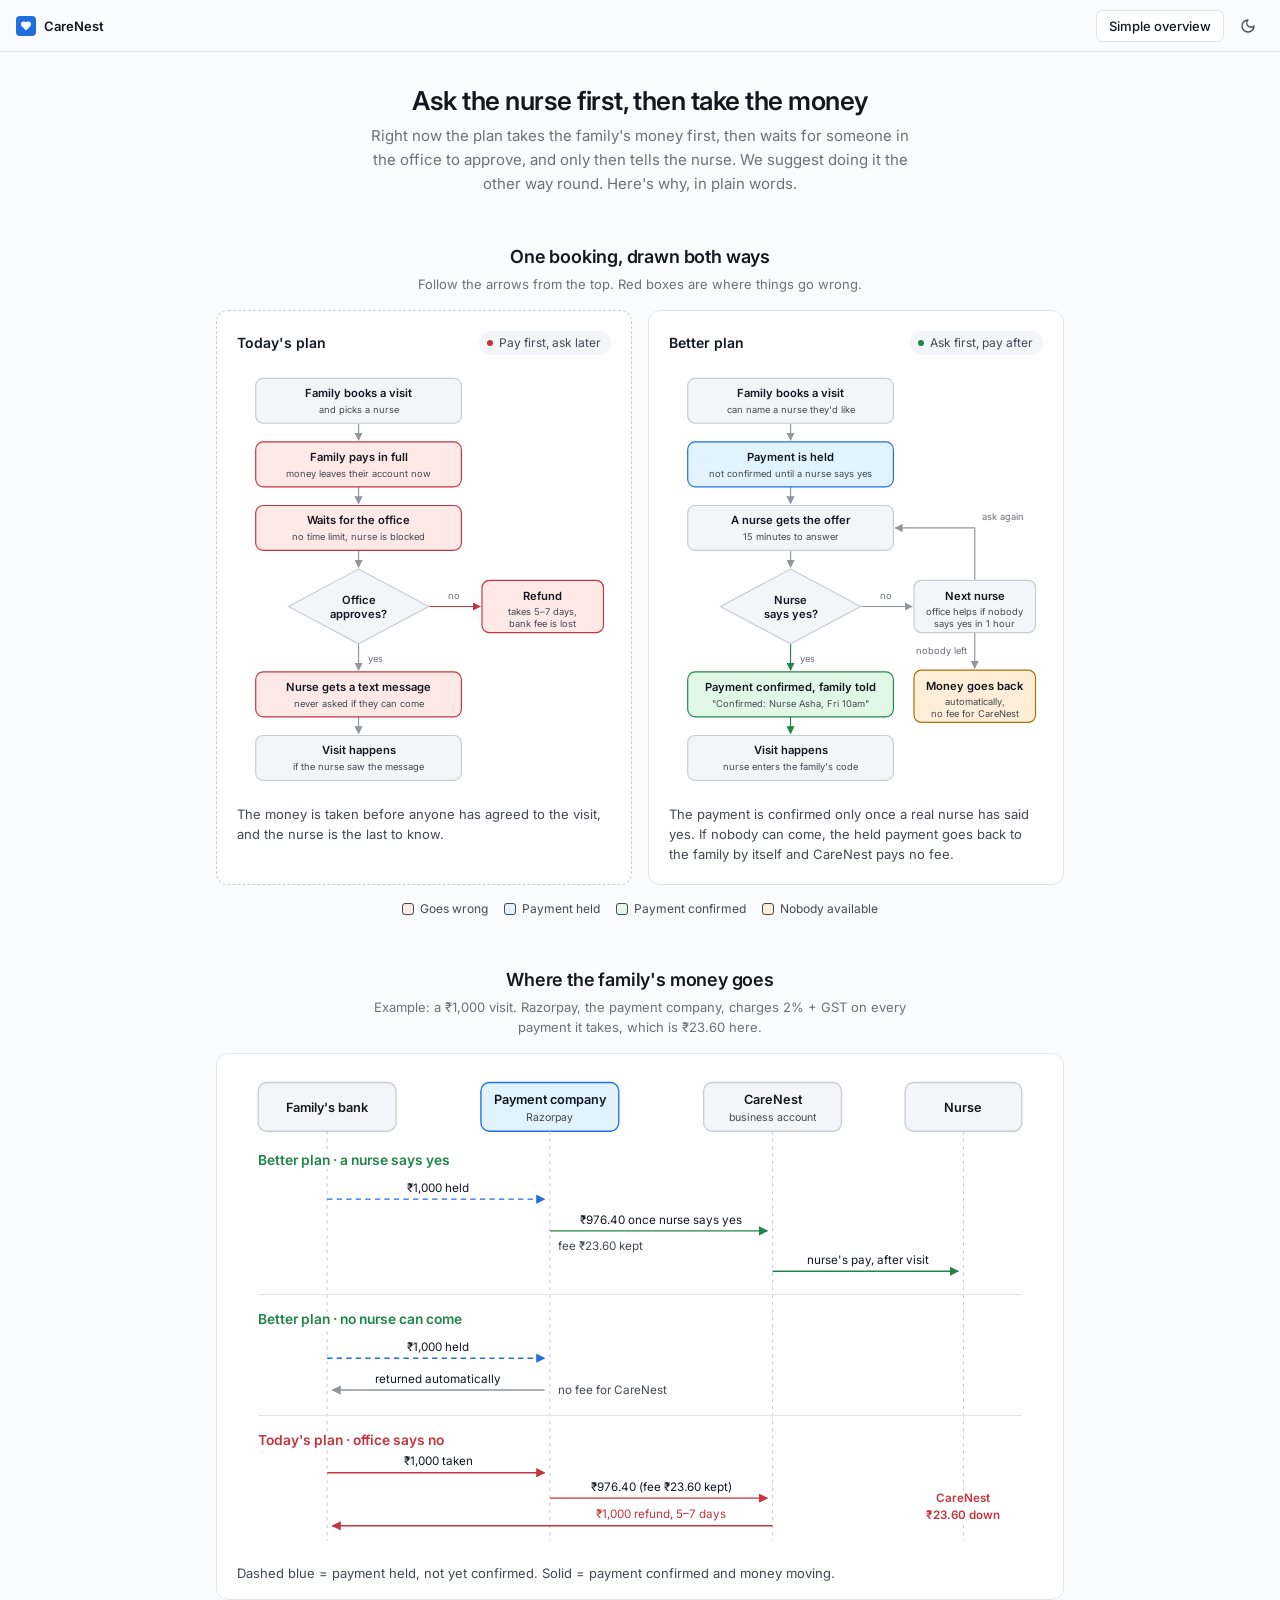
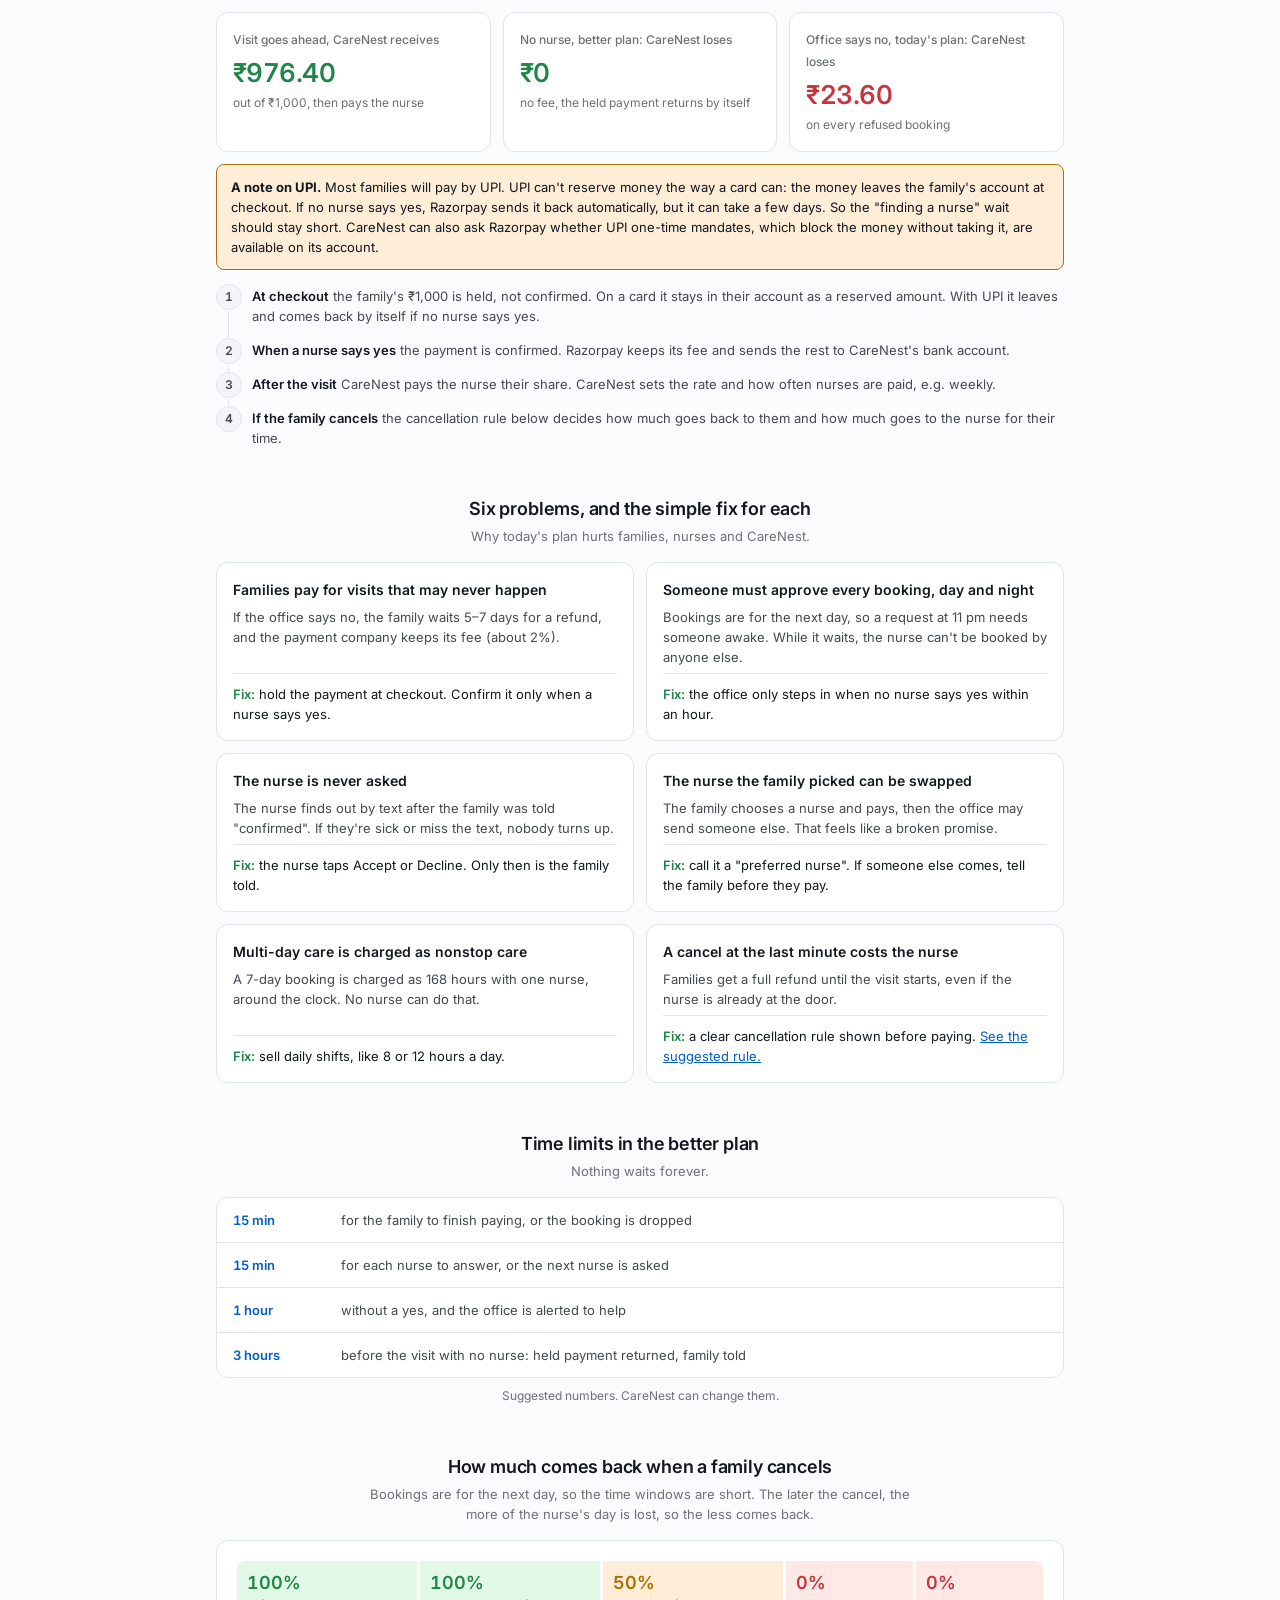
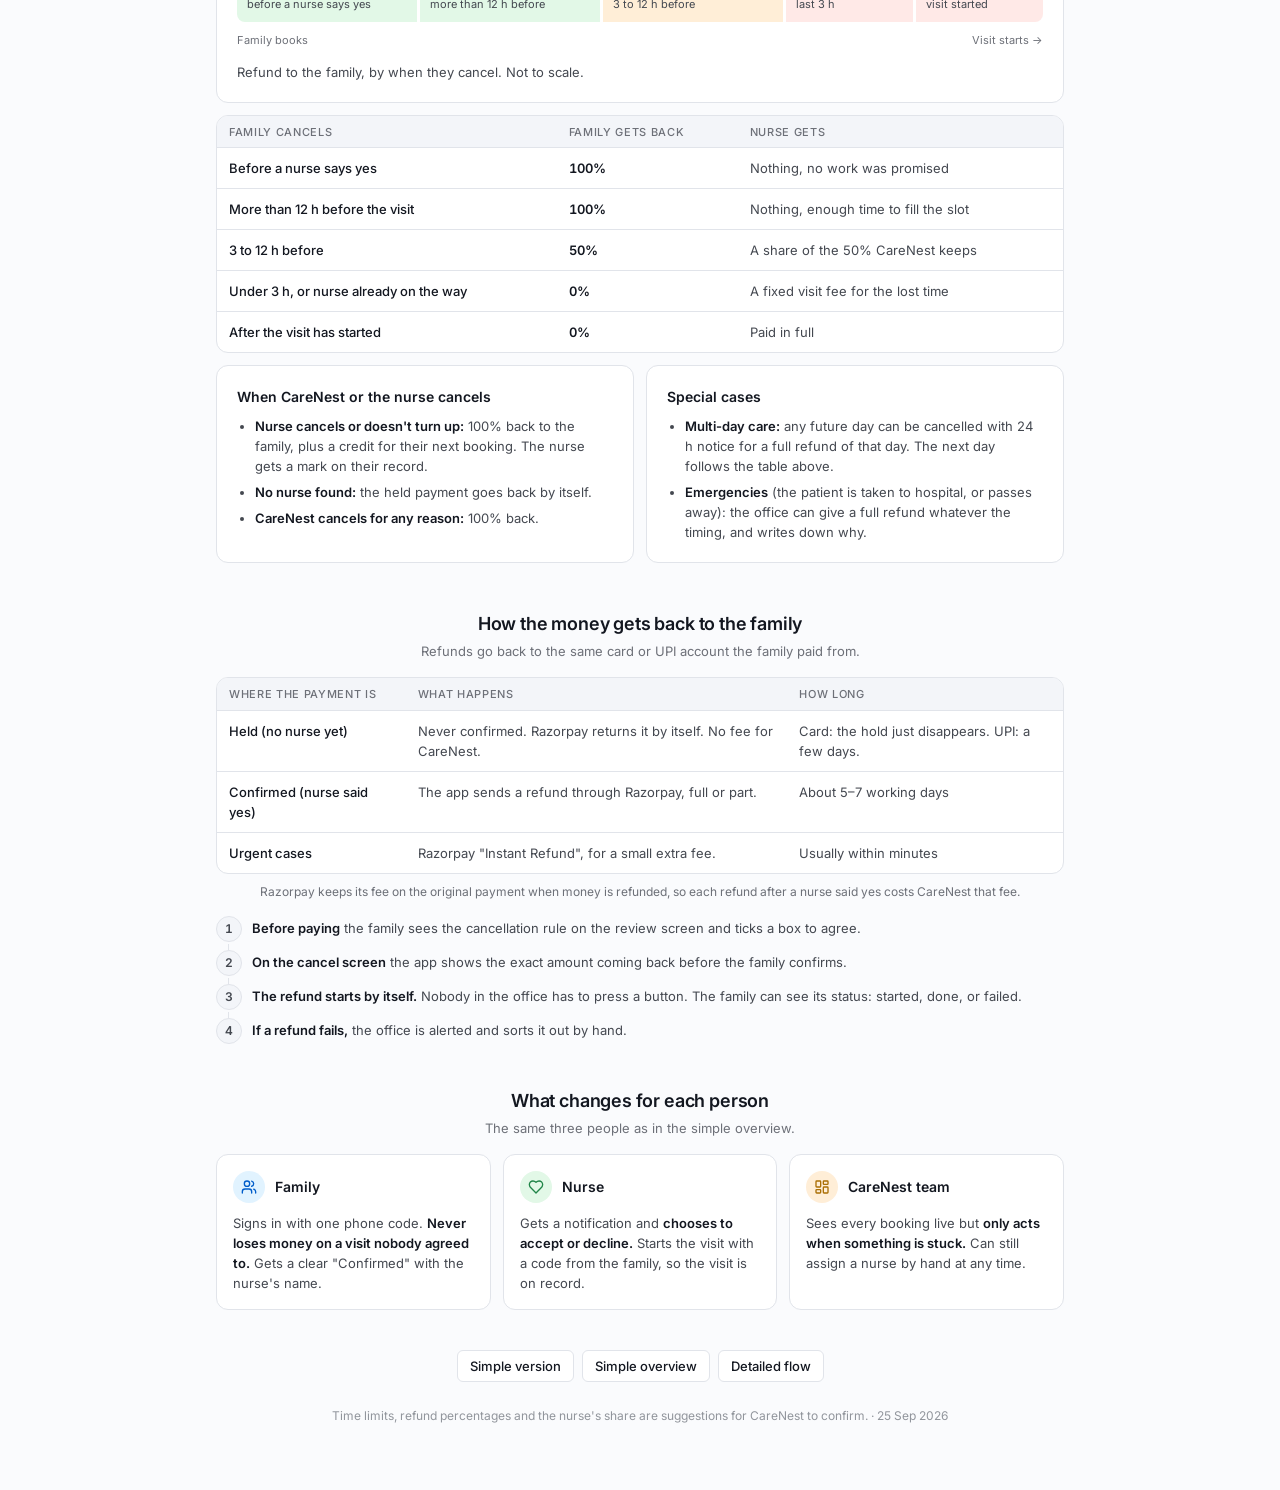
<file: recommended.html>
<!DOCTYPE html>
<html lang="en">
<head>
<meta charset="UTF-8">
<meta name="viewport" content="width=device-width, initial-scale=1.0">
<title>CareNest Recommended Changes</title>
<link rel="preconnect" href="https://fonts.googleapis.com">
<link rel="preconnect" href="https://fonts.gstatic.com" crossorigin>
<link href="https://fonts.googleapis.com/css2?family=Inter:wght@400;500;600&display=swap" rel="stylesheet">
<link rel="stylesheet" href="theme.css">
<script src="theme.js"></script>
<style>
.topbar{position:sticky;top:0;z-index:10;display:flex;align-items:center;gap:8px;height:52px;padding:0 16px;border-bottom:1px solid var(--border);background:var(--canvas)}
.brandlink{display:flex;align-items:center;gap:8px;color:inherit;text-decoration:none;border-radius:6px}
.topbar .spacer{flex:1}
.linkbtn{display:inline-flex;align-items:center;gap:6px;height:32px;padding:0 12px;border:1px solid var(--border);border-radius:6px;background:var(--surface);color:var(--fg);font-size:13px;font-weight:500;text-decoration:none;white-space:nowrap}
.linkbtn:hover{background:var(--surface-hover)}
.wrap{max-width:880px;margin:0 auto;padding:32px 16px 64px}
h1{margin:0;font-size:26px;line-height:34px;letter-spacing:-0.02em;font-weight:600;text-align:center;text-wrap:balance}
.lede{max-width:560px;margin:6px auto 0;font-size:15px;line-height:24px;color:var(--fg-muted);text-align:center}
h2{margin:48px 0 4px;font-size:18px;line-height:26px;font-weight:600;letter-spacing:-0.01em;text-align:center;text-wrap:balance}
.sub{max-width:560px;margin:0 auto 16px;font-size:13px;color:var(--fg-muted);text-align:center}
h3{margin:0;font-size:14px;line-height:22px;font-weight:600}
p{margin:0}
figure{margin:0}
a{color:var(--accent-text)}
h2[id]{scroll-margin-top:68px}
.card{border:1px solid var(--border);border-radius:12px;background:var(--surface)}

/* Flow charts */
.charts{display:grid;grid-template-columns:1fr 1fr;gap:16px}
@media(max-width:720px){.charts{grid-template-columns:1fr}}
.chart{margin:0;padding:20px}
.chart.old{border-style:dashed;border-color:var(--border-strong)}
.chead{display:flex;align-items:center;justify-content:space-between;gap:8px;flex-wrap:wrap;margin-bottom:14px}
.badge{display:inline-flex;align-items:center;gap:6px;border-radius:9999px;background:var(--surface-sunken);padding:2px 10px 2px 8px;font-size:12px;white-space:nowrap;color:var(--fg-secondary)}
.dot{width:6px;height:6px;flex-shrink:0;border-radius:9999px}
.d-danger{background:var(--danger)}.d-success{background:var(--success)}
.chart svg{display:block;width:100%;height:auto;max-width:420px;margin:0 auto;font-family:'Inter',system-ui,sans-serif}
figcaption{margin-top:12px;font-size:13px;line-height:20px;color:var(--fg-secondary)}
.bt{fill:var(--fg);font-size:12px;font-weight:600}
.bs{fill:var(--fg-secondary);font-size:10px}
.al{fill:var(--fg-muted);font-size:10px;paint-order:stroke;stroke:var(--surface);stroke-width:4px}
.bx{fill:var(--surface-sunken);stroke:var(--border-strong);stroke-width:1.25}
.bx.bad{fill:var(--danger-soft);stroke:var(--danger)}
.bx.hold{fill:var(--accent-soft);stroke:var(--accent)}
.bx.ok{fill:var(--success-soft);stroke:var(--success)}
.bx.warn{fill:var(--warning-soft);stroke:var(--warning)}
.ar{fill:none;stroke:var(--fg-subtle);stroke-width:1.25}
.ar.bad{stroke:var(--danger)}
.ar.ok{stroke:var(--success)}
.ar.hold{stroke:var(--accent);stroke-dasharray:5 4}
.mk{fill:var(--fg-subtle)}.mk-bad{fill:var(--danger)}.mk-ok{fill:var(--success)}.mk-hold{fill:var(--accent)}
.key{display:flex;flex-wrap:wrap;justify-content:center;gap:6px 16px;margin-top:14px;font-size:12px;color:var(--fg-secondary)}
.key span{display:inline-flex;align-items:center;gap:6px}
.key i{width:12px;height:12px;border-radius:3px;border:1.25px solid}
.k-bad{background:var(--danger-soft);border-color:var(--danger)}
.k-hold{background:var(--accent-soft);border-color:var(--accent)}
.k-ok{background:var(--success-soft);border-color:var(--success)}
.k-warn{background:var(--warning-soft);border-color:var(--warning)}

/* Money flow */
.money{padding:20px 0 16px}
.money .scroll{overflow-x:auto;-webkit-overflow-scrolling:touch;padding:0 20px}
.money svg{display:block;width:100%;height:auto;min-width:680px;font-family:'Inter',system-ui,sans-serif}
.money figcaption{padding:0 20px}
.party{fill:var(--surface-sunken);stroke:var(--border-strong);stroke-width:1.25}
.party.pay{fill:var(--accent-soft);stroke:var(--accent)}
.life{stroke:var(--border-strong);stroke-width:1;stroke-dasharray:3 4}
.row{font-size:13px;font-weight:600;paint-order:stroke;stroke:var(--surface);stroke-width:6px}
.row.good{fill:var(--success)}.row.bad{fill:var(--danger)}
.ml{fill:var(--fg);font-size:11px;paint-order:stroke;stroke:var(--surface);stroke-width:5px}
.ml.bad{fill:var(--danger)}.ml.muted{fill:var(--fg-secondary)}
.sep{stroke:var(--border);stroke-width:1}
.loss{fill:var(--danger);font-size:11px;font-weight:600;paint-order:stroke;stroke:var(--surface);stroke-width:5px}
.stats{display:grid;grid-template-columns:repeat(3,1fr);gap:12px;margin-top:12px}
@media(max-width:720px){.stats{grid-template-columns:1fr}}
.stat{padding:16px}
.stat h3{font-size:12px;font-weight:500;color:var(--fg-muted)}
.stat .v{margin-top:6px;font-size:26px;line-height:32px;letter-spacing:-0.02em;font-weight:600;font-variant-numeric:tabular-nums}
.stat .v.good{color:var(--success)}.stat .v.bad{color:var(--danger)}
.stat p{margin-top:4px;font-size:12px;color:var(--fg-muted)}
.callout{margin-top:12px;border-radius:8px;border:1px solid var(--warning);background:var(--warning-soft);padding:12px 14px;font-size:13px;line-height:20px;color:var(--fg)}

/* Numbered steps (same pattern as the simple overview) */
.steps{list-style:none;margin:16px 0 0;padding:0;counter-reset:s}
.steps li{position:relative;counter-increment:s;padding:0 0 14px 36px;font-size:13px;line-height:20px;color:var(--fg-secondary)}
.steps li:last-child{padding-bottom:0}
.steps li::before{content:counter(s);position:absolute;left:0;top:-2px;width:24px;height:24px;border-radius:9999px;display:flex;align-items:center;justify-content:center;font-size:12px;font-weight:600;font-variant-numeric:tabular-nums;background:var(--surface-sunken);color:var(--fg-secondary);border:1px solid var(--border)}
.steps li::after{content:"";position:absolute;left:12px;top:26px;bottom:2px;width:1px;background:var(--border)}
.steps li:last-child::after{display:none}
.steps b{color:var(--fg);font-weight:600}
.pad{padding:20px}

/* Problems */
.probs{display:grid;grid-template-columns:1fr 1fr;gap:12px}
@media(max-width:720px){.probs{grid-template-columns:1fr}}
.prob{padding:16px;display:flex;flex-direction:column;gap:6px}
.prob p{font-size:13px;line-height:20px;color:var(--fg-secondary)}
.prob .fix{margin-top:auto;padding-top:10px;border-top:1px solid var(--border);color:var(--fg)}
.prob .fix b{color:var(--success);font-weight:600}

/* Tables */
.twrap{overflow-x:auto;-webkit-overflow-scrolling:touch}
table.grid{width:100%;border-collapse:collapse;font-size:13px;min-width:520px}
.grid thead{background:var(--surface-sunken)}
.grid thead tr{border-bottom:1px solid var(--border)}
.grid th{height:32px;padding:0 12px;text-align:left;vertical-align:middle;font-size:11px;font-weight:500;letter-spacing:.06em;text-transform:uppercase;white-space:nowrap;color:var(--fg-muted)}
.grid tbody tr{border-bottom:1px solid var(--border)}
.grid tbody tr:last-child{border-bottom:0}
.grid td{padding:10px 12px;vertical-align:top;color:var(--fg-secondary)}
.grid td.strong{color:var(--fg);font-weight:500}
.grid td.nums{font-variant-numeric:tabular-nums;white-space:nowrap;color:var(--fg);font-weight:600}
.card.twrap{border-radius:12px}
.note{margin-top:8px;font-size:12px;color:var(--fg-muted);text-align:center}

/* Refund bar */
.band{display:flex;gap:3px;border-radius:8px;overflow:hidden}
.seg{min-width:0;padding:10px;display:flex;flex-direction:column;gap:2px}
.seg b{font-size:18px;line-height:24px;font-weight:600;font-variant-numeric:tabular-nums}
.seg span{font-size:11px;line-height:15px;color:var(--fg-secondary)}
.seg.full{background:var(--success-soft)}.seg.full b{color:var(--success)}
.seg.half{background:var(--warning-soft)}.seg.half b{color:var(--warning)}
.seg.none{background:var(--danger-soft)}.seg.none b{color:var(--danger)}
.axis{display:flex;justify-content:space-between;margin-top:8px;font-size:11px;color:var(--fg-muted)}
@media(max-width:560px){.band{flex-direction:column}.band .seg{flex:none!important;flex-direction:row;align-items:baseline;gap:12px}.seg b{min-width:48px}.axis{display:none}}
.rules{display:grid;grid-template-columns:1fr 1fr;gap:12px;margin-top:12px}
@media(max-width:720px){.rules{grid-template-columns:1fr}}
.rules ul{margin:8px 0 0;padding-left:18px;display:flex;flex-direction:column;gap:6px;font-size:13px;line-height:20px;color:var(--fg-secondary)}
.rules b{color:var(--fg);font-weight:600}

/* Time limits and people */
.limits{list-style:none;margin:0;padding:0}
.limits li{display:grid;grid-template-columns:96px 1fr;gap:12px;padding:12px 16px;border-bottom:1px solid var(--border);font-size:13px;color:var(--fg-secondary)}
.limits li:last-child{border-bottom:0}
.limits .num{font-weight:600;color:var(--accent-text);font-variant-numeric:tabular-nums}
.people{display:grid;grid-template-columns:repeat(3,1fr);gap:12px}
@media(max-width:720px){.people{grid-template-columns:1fr}}
.person{padding:16px}
.povhead{display:flex;align-items:center;gap:10px;margin-bottom:10px}
.povhead .ic{width:32px;height:32px;border-radius:9999px;display:flex;align-items:center;justify-content:center;flex-shrink:0}
.c-app{background:var(--accent-soft);color:var(--accent-text)}
.c-admin{background:var(--warning-soft);color:var(--warning)}
.c-nurse{background:var(--success-soft);color:var(--success)}
.person p{font-size:13px;line-height:20px;color:var(--fg-secondary)}
.person p b{color:var(--fg);font-weight:600}
.more{margin-top:40px;display:flex;justify-content:center;gap:8px;flex-wrap:wrap}
.foot{margin-top:24px;text-align:center;font-size:12px;color:var(--fg-subtle)}
</style>
</head>
<body>
<header class="topbar">
<a class="brandlink focusable" href="index.html" title="All views"><span class="brandmark"><svg width="12" height="12" viewBox="0 0 24 24" fill="currentColor"><path d="M19 14c1.49-1.46 3-3.21 3-5.5A5.5 5.5 0 0 0 16.5 3c-1.76 0-3 .5-4.5 2-1.5-1.5-2.74-2-4.5-2A5.5 5.5 0 0 0 2 8.5c0 2.3 1.5 4.05 3 5.5l7 7Z"/></svg></span><span class="brandname">CareNest</span></a>
<span class="spacer"></span>
<a class="linkbtn focusable" href="simple.html">Simple overview</a>
<button class="iconbtn themetoggle focusable" type="button" aria-label="Switch to dark mode"><svg class="i-sun" width="16" height="16" viewBox="0 0 24 24" fill="none" stroke="currentColor" stroke-width="2" stroke-linecap="round"><circle cx="12" cy="12" r="4"/><path d="M12 2v2m0 16v2M4.9 4.9l1.4 1.4m11.4 11.4 1.4 1.4M2 12h2m16 0h2M4.9 19.1l1.4-1.4M17.7 6.3l1.4-1.4"/></svg><svg class="i-moon" width="16" height="16" viewBox="0 0 24 24" fill="none" stroke="currentColor" stroke-width="2" stroke-linecap="round" stroke-linejoin="round"><path d="M12 3a6 6 0 0 0 9 9 9 9 0 1 1-9-9Z"/></svg></button>
</header>
<main class="wrap">
<h1>Ask the nurse first, then take the money</h1>
<p class="lede">Right now the plan takes the family's money first, then waits for someone in the office to approve, and only then tells the nurse. We suggest doing it the other way round. Here's why, in plain words.</p>

<h2>One booking, drawn both ways</h2>
<p class="sub">Follow the arrows from the top. Red boxes are where things go wrong.</p>
<div class="charts">
<figure class="card chart old">
<div class="chead"><h3>Today's plan</h3><span class="badge"><i class="dot d-danger"></i>Pay first, ask later</span></div>
<svg viewBox="0 0 400 452" role="img" aria-label="Today's plan: the family pays in full, then waits with no time limit for the office to approve. If the office says no, the family gets a refund that takes 5 to 7 days. If yes, the nurse is told by text without being asked.">
<defs>
<marker id="a1" viewBox="0 0 10 10" refX="9" refY="5" markerWidth="7" markerHeight="7" orient="auto-start-reverse"><path class="mk" d="M0 0L10 5L0 10z"/></marker>
<marker id="a1b" viewBox="0 0 10 10" refX="9" refY="5" markerWidth="7" markerHeight="7" orient="auto-start-reverse"><path class="mk-bad" d="M0 0L10 5L0 10z"/></marker>
</defs>
<line class="ar" x1="130" y1="58" x2="130" y2="76" marker-end="url(#a1)"/>
<line class="ar" x1="130" y1="126" x2="130" y2="144" marker-end="url(#a1)"/>
<line class="ar" x1="130" y1="194" x2="130" y2="212" marker-end="url(#a1)"/>
<line class="ar" x1="130" y1="294" x2="130" y2="322" marker-end="url(#a1)"/>
<line class="ar" x1="130" y1="372" x2="130" y2="390" marker-end="url(#a1)"/>
<line class="ar bad" x1="205" y1="254" x2="260" y2="254" marker-end="url(#a1b)"/>
<text class="al" x="140" y="313">yes</text>
<text class="al" x="232" y="246" text-anchor="middle">no</text>
<rect class="bx" x="20" y="10" width="220" height="48" rx="8"/>
<text class="bt" x="130" y="30" text-anchor="middle">Family books a visit</text>
<text class="bs" x="130" y="47" text-anchor="middle">and picks a nurse</text>
<rect class="bx bad" x="20" y="78" width="220" height="48" rx="8"/>
<text class="bt" x="130" y="98" text-anchor="middle">Family pays in full</text>
<text class="bs" x="130" y="115" text-anchor="middle">money leaves their account now</text>
<rect class="bx bad" x="20" y="146" width="220" height="48" rx="8"/>
<text class="bt" x="130" y="166" text-anchor="middle">Waits for the office</text>
<text class="bs" x="130" y="183" text-anchor="middle">no time limit, nurse is blocked</text>
<path class="bx" d="M130 214L205 254L130 294L55 254Z"/>
<text class="bt" x="130" y="251" text-anchor="middle">Office</text>
<text class="bt" x="130" y="266" text-anchor="middle">approves?</text>
<rect class="bx bad" x="262" y="226" width="130" height="56" rx="8"/>
<text class="bt" x="327" y="247" text-anchor="middle">Refund</text>
<text class="bs" x="327" y="263" text-anchor="middle">takes 5–7 days,</text>
<text class="bs" x="327" y="276" text-anchor="middle">bank fee is lost</text>
<rect class="bx bad" x="20" y="324" width="220" height="48" rx="8"/>
<text class="bt" x="130" y="344" text-anchor="middle">Nurse gets a text message</text>
<text class="bs" x="130" y="361" text-anchor="middle">never asked if they can come</text>
<rect class="bx" x="20" y="392" width="220" height="48" rx="8"/>
<text class="bt" x="130" y="412" text-anchor="middle">Visit happens</text>
<text class="bs" x="130" y="429" text-anchor="middle">if the nurse saw the message</text>
</svg>
<figcaption>The money is taken before anyone has agreed to the visit, and the nurse is the last to know.</figcaption>
</figure>

<figure class="card chart">
<div class="chead"><h3>Better plan</h3><span class="badge"><i class="dot d-success"></i>Ask first, pay after</span></div>
<svg viewBox="0 0 400 452" role="img" aria-label="Better plan: the family's payment is held, not confirmed. A nurse gets the offer and has 15 minutes to accept. If they say no, the next nurse is asked. When a nurse says yes, the payment is confirmed and the family is told. If no nurse can come, the held payment goes back to the family automatically.">
<defs>
<marker id="a2" viewBox="0 0 10 10" refX="9" refY="5" markerWidth="7" markerHeight="7" orient="auto-start-reverse"><path class="mk" d="M0 0L10 5L0 10z"/></marker>
<marker id="a2g" viewBox="0 0 10 10" refX="9" refY="5" markerWidth="7" markerHeight="7" orient="auto-start-reverse"><path class="mk-ok" d="M0 0L10 5L0 10z"/></marker>
</defs>
<line class="ar" x1="130" y1="58" x2="130" y2="76" marker-end="url(#a2)"/>
<line class="ar" x1="130" y1="126" x2="130" y2="144" marker-end="url(#a2)"/>
<line class="ar" x1="130" y1="194" x2="130" y2="212" marker-end="url(#a2)"/>
<line class="ar ok" x1="130" y1="294" x2="130" y2="322" marker-end="url(#a2g)"/>
<line class="ar ok" x1="130" y1="372" x2="130" y2="390" marker-end="url(#a2g)"/>
<line class="ar" x1="205" y1="254" x2="260" y2="254" marker-end="url(#a2)"/>
<path class="ar" d="M327 226V170H242" marker-end="url(#a2)"/>
<line class="ar" x1="327" y1="282" x2="327" y2="320" marker-end="url(#a2)"/>
<text class="al" x="140" y="313">yes</text>
<text class="al" x="232" y="246" text-anchor="middle">no</text>
<text class="al" x="335" y="162">ask again</text>
<text class="al" x="319" y="305" text-anchor="end">nobody left</text>
<rect class="bx" x="20" y="10" width="220" height="48" rx="8"/>
<text class="bt" x="130" y="30" text-anchor="middle">Family books a visit</text>
<text class="bs" x="130" y="47" text-anchor="middle">can name a nurse they'd like</text>
<rect class="bx hold" x="20" y="78" width="220" height="48" rx="8"/>
<text class="bt" x="130" y="98" text-anchor="middle">Payment is held</text>
<text class="bs" x="130" y="115" text-anchor="middle">not confirmed until a nurse says yes</text>
<rect class="bx" x="20" y="146" width="220" height="48" rx="8"/>
<text class="bt" x="130" y="166" text-anchor="middle">A nurse gets the offer</text>
<text class="bs" x="130" y="183" text-anchor="middle">15 minutes to answer</text>
<path class="bx" d="M130 214L205 254L130 294L55 254Z"/>
<text class="bt" x="130" y="251" text-anchor="middle">Nurse</text>
<text class="bt" x="130" y="266" text-anchor="middle">says yes?</text>
<rect class="bx" x="262" y="226" width="130" height="56" rx="8"/>
<text class="bt" x="327" y="247" text-anchor="middle">Next nurse</text>
<text class="bs" x="327" y="263" text-anchor="middle">office helps if nobody</text>
<text class="bs" x="327" y="276" text-anchor="middle">says yes in 1 hour</text>
<rect class="bx warn" x="262" y="322" width="130" height="56" rx="8"/>
<text class="bt" x="327" y="343" text-anchor="middle">Money goes back</text>
<text class="bs" x="327" y="359" text-anchor="middle">automatically,</text>
<text class="bs" x="327" y="372" text-anchor="middle">no fee for CareNest</text>
<rect class="bx ok" x="20" y="324" width="220" height="48" rx="8"/>
<text class="bt" x="130" y="344" text-anchor="middle">Payment confirmed, family told</text>
<text class="bs" x="130" y="361" text-anchor="middle">"Confirmed: Nurse Asha, Fri 10am"</text>
<rect class="bx" x="20" y="392" width="220" height="48" rx="8"/>
<text class="bt" x="130" y="412" text-anchor="middle">Visit happens</text>
<text class="bs" x="130" y="429" text-anchor="middle">nurse enters the family's code</text>
</svg>
<figcaption>The payment is confirmed only once a real nurse has said yes. If nobody can come, the held payment goes back to the family by itself and CareNest pays no fee.</figcaption>
</figure>
</div>
<div class="key" aria-hidden="true">
<span><i class="k-bad"></i>Goes wrong</span>
<span><i class="k-hold"></i>Payment held</span>
<span><i class="k-ok"></i>Payment confirmed</span>
<span><i class="k-warn"></i>Nobody available</span>
</div>

<h2>Where the family's money goes</h2>
<p class="sub">Example: a ₹1,000 visit. Razorpay, the payment company, charges 2% + GST on every payment it takes, which is ₹23.60 here.</p>
<figure class="card money">
<div class="scroll">
<svg viewBox="0 0 760 450" role="img" aria-label="Money flow for a 1,000 rupee visit. Better plan, nurse says yes: 1,000 is held, then confirmed when the nurse accepts; CareNest receives 976.40 after the 23.60 fee and pays the nurse after the visit. Better plan, no nurse: 1,000 is held and then returned automatically, with no fee for CareNest. Today's plan, office says no: 1,000 is taken, CareNest receives 976.40, then refunds the full 1,000 over 5 to 7 days and is 23.60 down.">
<defs>
<marker id="m1" viewBox="0 0 10 10" refX="9" refY="5" markerWidth="7" markerHeight="7" orient="auto-start-reverse"><path class="mk" d="M0 0L10 5L0 10z"/></marker>
<marker id="m1g" viewBox="0 0 10 10" refX="9" refY="5" markerWidth="7" markerHeight="7" orient="auto-start-reverse"><path class="mk-ok" d="M0 0L10 5L0 10z"/></marker>
<marker id="m1b" viewBox="0 0 10 10" refX="9" refY="5" markerWidth="7" markerHeight="7" orient="auto-start-reverse"><path class="mk-bad" d="M0 0L10 5L0 10z"/></marker>
<marker id="m1h" viewBox="0 0 10 10" refX="9" refY="5" markerWidth="7" markerHeight="7" orient="auto-start-reverse"><path class="mk-hold" d="M0 0L10 5L0 10z"/></marker>
</defs>
<rect class="party" x="20" y="8" width="130" height="46" rx="8"/>
<text class="bt" x="85" y="36" text-anchor="middle">Family's bank</text>
<rect class="party pay" x="230" y="8" width="130" height="46" rx="8"/>
<text class="bt" x="295" y="28" text-anchor="middle">Payment company</text>
<text class="bs" x="295" y="44" text-anchor="middle">Razorpay</text>
<rect class="party" x="440" y="8" width="130" height="46" rx="8"/>
<text class="bt" x="505" y="28" text-anchor="middle">CareNest</text>
<text class="bs" x="505" y="44" text-anchor="middle">business account</text>
<rect class="party" x="630" y="8" width="110" height="46" rx="8"/>
<text class="bt" x="685" y="36" text-anchor="middle">Nurse</text>
<line class="life" x1="85" y1="54" x2="85" y2="440"/>
<line class="life" x1="295" y1="54" x2="295" y2="440"/>
<line class="life" x1="505" y1="54" x2="505" y2="440"/>
<line class="life" x1="685" y1="54" x2="685" y2="440"/>

<text class="row good" x="20" y="86">Better plan · a nurse says yes</text>
<line class="ar hold" x1="85" y1="118" x2="290" y2="118" marker-end="url(#m1h)"/>
<text class="ml" x="190" y="111" text-anchor="middle">₹1,000 held</text>
<line class="ar ok" x1="295" y1="148" x2="500" y2="148" marker-end="url(#m1g)"/>
<text class="ml" x="400" y="141" text-anchor="middle">₹976.40 once nurse says yes</text>
<text class="ml muted" x="303" y="166">fee ₹23.60 kept</text>
<line class="ar ok" x1="505" y1="186" x2="680" y2="186" marker-end="url(#m1g)"/>
<text class="ml" x="595" y="179" text-anchor="middle">nurse's pay, after visit</text>
<line class="sep" x1="20" y1="208" x2="740" y2="208"/>

<text class="row good" x="20" y="236">Better plan · no nurse can come</text>
<line class="ar hold" x1="85" y1="268" x2="290" y2="268" marker-end="url(#m1h)"/>
<text class="ml" x="190" y="261" text-anchor="middle">₹1,000 held</text>
<line class="ar" x1="290" y1="298" x2="90" y2="298" marker-end="url(#m1)"/>
<text class="ml" x="190" y="291" text-anchor="middle">returned automatically</text>
<text class="ml muted" x="303" y="302">no fee for CareNest</text>
<line class="sep" x1="20" y1="322" x2="740" y2="322"/>

<text class="row bad" x="20" y="350">Today's plan · office says no</text>
<line class="ar bad" x1="85" y1="376" x2="290" y2="376" marker-end="url(#m1b)"/>
<text class="ml" x="190" y="369" text-anchor="middle">₹1,000 taken</text>
<line class="ar bad" x1="295" y1="400" x2="500" y2="400" marker-end="url(#m1b)"/>
<text class="ml" x="400" y="393" text-anchor="middle">₹976.40 (fee ₹23.60 kept)</text>
<line class="ar bad" x1="505" y1="426" x2="90" y2="426" marker-end="url(#m1b)"/>
<text class="ml bad" x="400" y="419" text-anchor="middle">₹1,000 refund, 5–7 days</text>
<text class="loss" x="685" y="404" text-anchor="middle">CareNest</text>
<text class="loss" x="685" y="420" text-anchor="middle">₹23.60 down</text>
</svg>
</div>
<figcaption>Dashed blue = payment held, not yet confirmed. Solid = payment confirmed and money moving.</figcaption>
</figure>
<div class="stats">
<div class="card stat"><h3>Visit goes ahead, CareNest receives</h3><p class="v good">₹976.40</p><p>out of ₹1,000, then pays the nurse</p></div>
<div class="card stat"><h3>No nurse, better plan: CareNest loses</h3><p class="v good">₹0</p><p>no fee, the held payment returns by itself</p></div>
<div class="card stat"><h3>Office says no, today's plan: CareNest loses</h3><p class="v bad">₹23.60</p><p>on every refused booking</p></div>
</div>
<div class="callout"><b>A note on UPI.</b> Most families will pay by UPI. UPI can't reserve money the way a card can: the money leaves the family's account at checkout. If no nurse says yes, Razorpay sends it back automatically, but it can take a few days. So the "finding a nurse" wait should stay short. CareNest can also ask Razorpay whether UPI one-time mandates, which block the money without taking it, are available on its account.</div>
<ol class="steps">
<li><b>At checkout</b> the family's ₹1,000 is held, not confirmed. On a card it stays in their account as a reserved amount. With UPI it leaves and comes back by itself if no nurse says yes.</li>
<li><b>When a nurse says yes</b> the payment is confirmed. Razorpay keeps its fee and sends the rest to CareNest's bank account.</li>
<li><b>After the visit</b> CareNest pays the nurse their share. CareNest sets the rate and how often nurses are paid, e.g. weekly.</li>
<li><b>If the family cancels</b> the cancellation rule below decides how much goes back to them and how much goes to the nurse for their time.</li>
</ol>

<h2>Six problems, and the simple fix for each</h2>
<p class="sub">Why today's plan hurts families, nurses and CareNest.</p>
<div class="probs">
<div class="card prob"><h3>Families pay for visits that may never happen</h3><p>If the office says no, the family waits 5–7 days for a refund, and the payment company keeps its fee (about 2%).</p><p class="fix"><b>Fix:</b> hold the payment at checkout. Confirm it only when a nurse says yes.</p></div>
<div class="card prob"><h3>Someone must approve every booking, day and night</h3><p>Bookings are for the next day, so a request at 11 pm needs someone awake. While it waits, the nurse can't be booked by anyone else.</p><p class="fix"><b>Fix:</b> the office only steps in when no nurse says yes within an hour.</p></div>
<div class="card prob"><h3>The nurse is never asked</h3><p>The nurse finds out by text after the family was told "confirmed". If they're sick or miss the text, nobody turns up.</p><p class="fix"><b>Fix:</b> the nurse taps Accept or Decline. Only then is the family told.</p></div>
<div class="card prob"><h3>The nurse the family picked can be swapped</h3><p>The family chooses a nurse and pays, then the office may send someone else. That feels like a broken promise.</p><p class="fix"><b>Fix:</b> call it a "preferred nurse". If someone else comes, tell the family before they pay.</p></div>
<div class="card prob"><h3>Multi-day care is charged as nonstop care</h3><p>A 7-day booking is charged as 168 hours with one nurse, around the clock. No nurse can do that.</p><p class="fix"><b>Fix:</b> sell daily shifts, like 8 or 12 hours a day.</p></div>
<div class="card prob"><h3>A cancel at the last minute costs the nurse</h3><p>Families get a full refund until the visit starts, even if the nurse is already at the door.</p><p class="fix"><b>Fix:</b> a clear cancellation rule shown before paying. <a href="#cancel">See the suggested rule.</a></p></div>
</div>

<h2>Time limits in the better plan</h2>
<p class="sub">Nothing waits forever.</p>
<ul class="card limits">
<li><span class="num">15 min</span><span>for the family to finish paying, or the booking is dropped</span></li>
<li><span class="num">15 min</span><span>for each nurse to answer, or the next nurse is asked</span></li>
<li><span class="num">1 hour</span><span>without a yes, and the office is alerted to help</span></li>
<li><span class="num">3 hours</span><span>before the visit with no nurse: held payment returned, family told</span></li>
</ul>
<p class="note">Suggested numbers. CareNest can change them.</p>

<h2 id="cancel">How much comes back when a family cancels</h2>
<p class="sub">Bookings are for the next day, so the time windows are short. The later the cancel, the more of the nurse's day is lost, so the less comes back.</p>
<figure class="card pad" style="margin:0" aria-label="Refund by time of cancelling: 100 percent before a nurse says yes and more than 12 hours before the visit, 50 percent between 12 and 3 hours before, nothing in the last 3 hours or after the visit starts.">
<div class="band">
<div class="seg full" style="flex:3"><b>100%</b><span>before a nurse says yes</span></div>
<div class="seg full" style="flex:3"><b>100%</b><span>more than 12 h before</span></div>
<div class="seg half" style="flex:3"><b>50%</b><span>3 to 12 h before</span></div>
<div class="seg none" style="flex:2"><b>0%</b><span>last 3 h</span></div>
<div class="seg none" style="flex:2"><b>0%</b><span>visit started</span></div>
</div>
<div class="axis"><span>Family books</span><span>Visit starts →</span></div>
<figcaption>Refund to the family, by when they cancel. Not to scale.</figcaption>
</figure>

<div class="card twrap" style="margin-top:12px">
<table class="grid">
<thead><tr><th>Family cancels</th><th>Family gets back</th><th>Nurse gets</th></tr></thead>
<tbody>
<tr><td class="strong">Before a nurse says yes</td><td class="nums">100%</td><td>Nothing, no work was promised</td></tr>
<tr><td class="strong">More than 12 h before the visit</td><td class="nums">100%</td><td>Nothing, enough time to fill the slot</td></tr>
<tr><td class="strong">3 to 12 h before</td><td class="nums">50%</td><td>A share of the 50% CareNest keeps</td></tr>
<tr><td class="strong">Under 3 h, or nurse already on the way</td><td class="nums">0%</td><td>A fixed visit fee for the lost time</td></tr>
<tr><td class="strong">After the visit has started</td><td class="nums">0%</td><td>Paid in full</td></tr>
</tbody>
</table>
</div>

<div class="rules">
<div class="card pad"><h3>When CareNest or the nurse cancels</h3>
<ul>
<li><b>Nurse cancels or doesn't turn up:</b> 100% back to the family, plus a credit for their next booking. The nurse gets a mark on their record.</li>
<li><b>No nurse found:</b> the held payment goes back by itself.</li>
<li><b>CareNest cancels for any reason:</b> 100% back.</li>
</ul></div>
<div class="card pad"><h3>Special cases</h3>
<ul>
<li><b>Multi-day care:</b> any future day can be cancelled with 24 h notice for a full refund of that day. The next day follows the table above.</li>
<li><b>Emergencies</b> (the patient is taken to hospital, or passes away): the office can give a full refund whatever the timing, and writes down why.</li>
</ul></div>
</div>

<h2>How the money gets back to the family</h2>
<p class="sub">Refunds go back to the same card or UPI account the family paid from.</p>
<div class="card twrap">
<table class="grid">
<thead><tr><th>Where the payment is</th><th>What happens</th><th>How long</th></tr></thead>
<tbody>
<tr><td class="strong">Held (no nurse yet)</td><td>Never confirmed. Razorpay returns it by itself. No fee for CareNest.</td><td>Card: the hold just disappears. UPI: a few days.</td></tr>
<tr><td class="strong">Confirmed (nurse said yes)</td><td>The app sends a refund through Razorpay, full or part.</td><td>About 5–7 working days</td></tr>
<tr><td class="strong">Urgent cases</td><td>Razorpay "Instant Refund", for a small extra fee.</td><td>Usually within minutes</td></tr>
</tbody>
</table>
</div>
<p class="note">Razorpay keeps its fee on the original payment when money is refunded, so each refund after a nurse said yes costs CareNest that fee.</p>
<ol class="steps">
<li><b>Before paying</b> the family sees the cancellation rule on the review screen and ticks a box to agree.</li>
<li><b>On the cancel screen</b> the app shows the exact amount coming back before the family confirms.</li>
<li><b>The refund starts by itself.</b> Nobody in the office has to press a button. The family can see its status: started, done, or failed.</li>
<li><b>If a refund fails,</b> the office is alerted and sorts it out by hand.</li>
</ol>

<h2>What changes for each person</h2>
<p class="sub">The same three people as in the simple overview.</p>
<div class="people">
<div class="card person"><div class="povhead"><span class="ic c-app"><svg width="16" height="16" viewBox="0 0 24 24" fill="none" stroke="currentColor" stroke-width="2" stroke-linecap="round" stroke-linejoin="round"><path d="M16 21v-2a4 4 0 0 0-4-4H6a4 4 0 0 0-4 4v2"/><circle cx="9" cy="7" r="4"/><path d="M22 21v-2a4 4 0 0 0-3-3.87M16 3.13a4 4 0 0 1 0 7.75"/></svg></span><h3>Family</h3></div><p>Signs in with one phone code. <b>Never loses money on a visit nobody agreed to.</b> Gets a clear "Confirmed" with the nurse's name.</p></div>
<div class="card person"><div class="povhead"><span class="ic c-nurse"><svg width="16" height="16" viewBox="0 0 24 24" fill="none" stroke="currentColor" stroke-width="2" stroke-linecap="round" stroke-linejoin="round"><path d="M19 14c1.49-1.46 3-3.21 3-5.5A5.5 5.5 0 0 0 16.5 3c-1.76 0-3 .5-4.5 2-1.5-1.5-2.74-2-4.5-2A5.5 5.5 0 0 0 2 8.5c0 2.3 1.5 4.05 3 5.5l7 7Z"/></svg></span><h3>Nurse</h3></div><p>Gets a notification and <b>chooses to accept or decline.</b> Starts the visit with a code from the family, so the visit is on record.</p></div>
<div class="card person"><div class="povhead"><span class="ic c-admin"><svg width="16" height="16" viewBox="0 0 24 24" fill="none" stroke="currentColor" stroke-width="2" stroke-linecap="round" stroke-linejoin="round"><rect x="3" y="3" width="7" height="9" rx="1"/><rect x="14" y="3" width="7" height="5" rx="1"/><rect x="14" y="12" width="7" height="9" rx="1"/><rect x="3" y="16" width="7" height="5" rx="1"/></svg></span><h3>CareNest team</h3></div><p>Sees every booking live but <b>only acts when something is stuck.</b> Can still assign a nurse by hand at any time.</p></div>
</div>

<div class="more">
<a class="linkbtn focusable" href="recommended-simple.html">Simple version</a>
<a class="linkbtn focusable" href="simple.html">Simple overview</a>
<a class="linkbtn focusable" href="detailed.html">Detailed flow</a>
</div>
<p class="foot">Time limits, refund percentages and the nurse's share are suggestions for CareNest to confirm. · 25 Sep 2026</p>
</main>
</body>
</html>
</file>
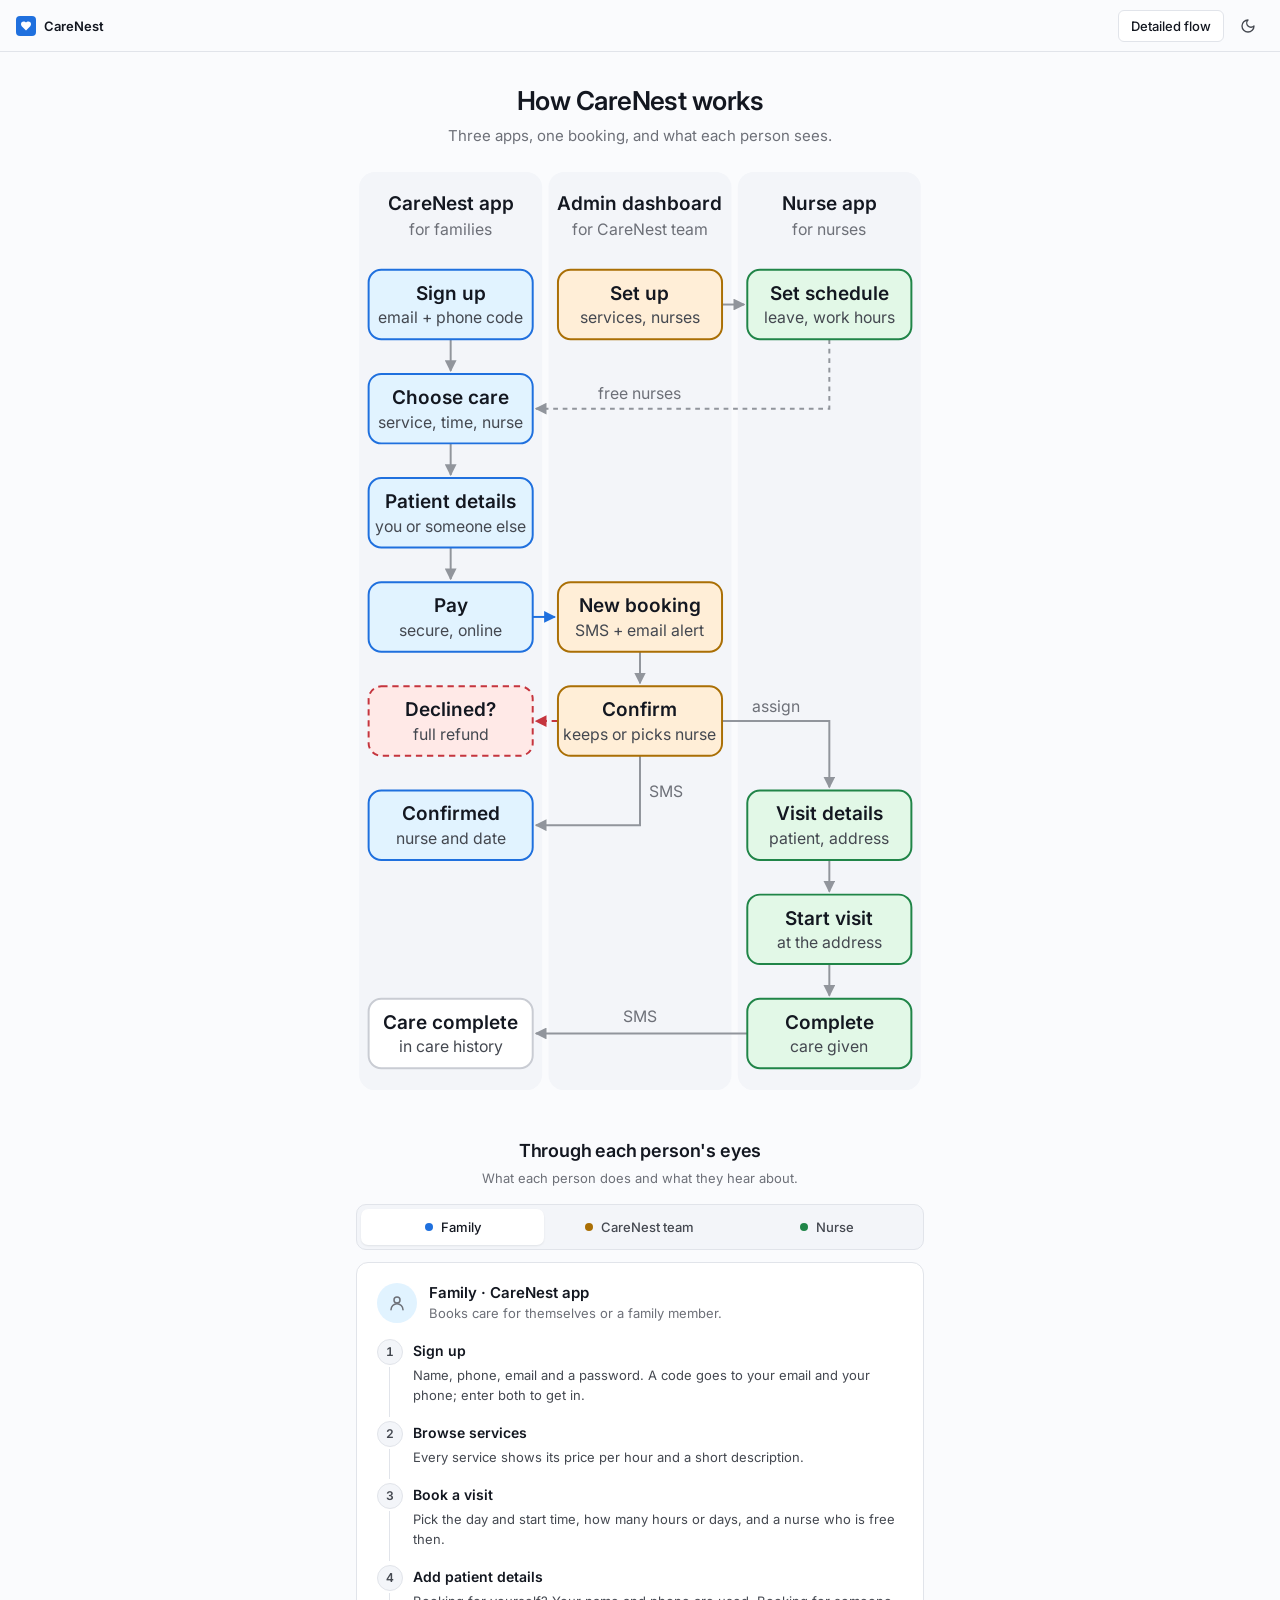
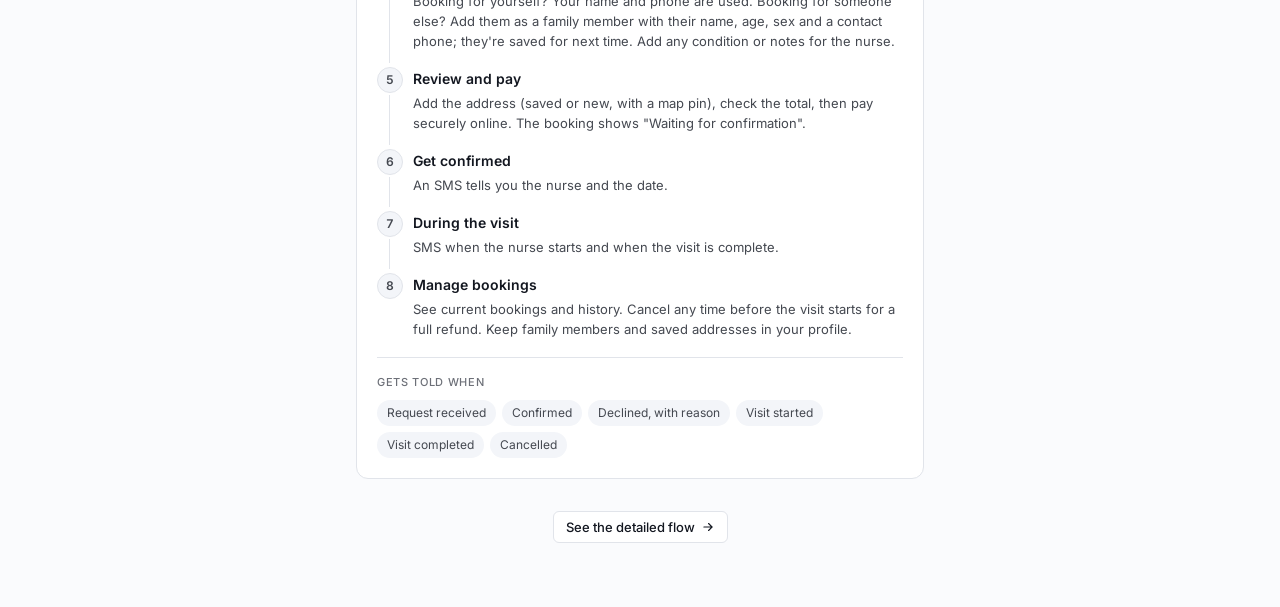
<file: simple.html>
<!DOCTYPE html>
<html lang="en">
<head>
<meta charset="UTF-8">
<meta name="viewport" content="width=device-width, initial-scale=1.0">
<title>How CareNest Works</title>
<link rel="preconnect" href="https://fonts.googleapis.com">
<link rel="preconnect" href="https://fonts.gstatic.com" crossorigin>
<link href="https://fonts.googleapis.com/css2?family=Inter:wght@400;500;600&display=swap" rel="stylesheet">
<link rel="stylesheet" href="theme.css">
<script src="theme.js"></script>
<style>
.topbar{position:sticky;top:0;z-index:10;display:flex;align-items:center;gap:8px;height:52px;padding:0 16px;border-bottom:1px solid var(--border);background:var(--canvas)}
.brandlink{display:flex;align-items:center;gap:8px;color:inherit;text-decoration:none;border-radius:6px}
.topbar .spacer{flex:1}
.linkbtn{display:inline-flex;align-items:center;gap:6px;height:32px;padding:0 12px;border:1px solid var(--border);border-radius:6px;background:var(--surface);color:var(--fg);font-size:13px;font-weight:500;text-decoration:none;white-space:nowrap}
.linkbtn:hover{background:var(--surface-hover)}
.wrap{max-width:600px;margin:0 auto;padding:32px 16px 64px}
h1{margin:0;font-size:26px;line-height:34px;letter-spacing:-0.02em;font-weight:600;text-align:center}
.lede{margin:6px 0 24px;font-size:15px;line-height:24px;color:var(--fg-muted);text-align:center}
.flow svg{display:block;width:100%;height:auto;font-family:'Inter',system-ui,sans-serif}
.lane{fill:var(--surface-sunken)}
.lt{fill:var(--fg);font-size:12px;font-weight:600}
.ls{fill:var(--fg-muted);font-size:10px}
.bx{stroke-width:1.25}
.b-app{fill:var(--accent-soft);stroke:var(--accent)}
.b-admin{fill:var(--warning-soft);stroke:var(--warning)}
.b-nurse{fill:var(--success-soft);stroke:var(--success)}
.bx.bad{fill:var(--danger-soft);stroke:var(--danger);stroke-dasharray:4 3}
.bx.end{fill:var(--surface);stroke:var(--border-strong)}
.bt{fill:var(--fg);font-size:12px;font-weight:600}
.bs{fill:var(--fg-secondary);font-size:10px}
.ar{fill:none;stroke:var(--fg-subtle);stroke-width:1.25}
.ar.acc{stroke:var(--accent)}
.ar.dash{stroke-dasharray:3 3}
.ar.bad{stroke:var(--danger);stroke-dasharray:4 3}
.al{fill:var(--fg-muted);font-size:10px;stroke:var(--surface-sunken);stroke-width:3px;paint-order:stroke}
.al.acc{fill:var(--accent-text)}
.mk{fill:var(--fg-subtle)}.mk-acc{fill:var(--accent)}.mk-bad{fill:var(--danger)}
.more{margin-top:32px;display:flex;justify-content:center}
/* Points of view */
h2{margin:48px 0 4px;font-size:18px;line-height:26px;font-weight:600;letter-spacing:-0.01em;text-align:center}
.sub{margin:0 0 16px;font-size:13px;color:var(--fg-muted);text-align:center}
.tabs{display:flex;gap:4px;padding:4px;border:1px solid var(--border);border-radius:10px;background:var(--surface-sunken)}
.tab{flex:1;display:flex;align-items:center;justify-content:center;gap:8px;height:36px;border:0;border-radius:7px;background:transparent;font:inherit;font-size:13px;font-weight:500;color:var(--fg-secondary);transition:background-color 150ms var(--ease-out),color 150ms var(--ease-out)}
.tab:hover{color:var(--fg)}
.tab[aria-selected="true"]{background:var(--surface);color:var(--fg);box-shadow:0 1px 2px oklch(0.2 0.02 var(--nh) / 0.08)}
.tab i{width:8px;height:8px;border-radius:9999px}
.tab{white-space:nowrap}.tab .short{display:none}
@media(max-width:420px){.tab .long{display:none}.tab .short{display:inline}}
.pov{margin-top:12px;border:1px solid var(--border);border-radius:12px;background:var(--surface);padding:20px}
.pov[hidden]{display:none}
.povhead{display:flex;align-items:center;gap:12px;margin-bottom:16px}
.povhead .ic{width:40px;height:40px;border-radius:9999px;display:flex;align-items:center;justify-content:center;flex-shrink:0}
.povhead b{display:block;font-size:15px;font-weight:600}
.povhead span{display:block;font-size:13px;color:var(--fg-muted)}
.c-app{background:var(--accent-soft);color:var(--accent-text)}
.c-admin{background:var(--warning-soft);color:var(--warning)}
.c-nurse{background:var(--success-soft);color:var(--success)}
.steps{list-style:none;margin:0;padding:0;counter-reset:s}
.steps li{position:relative;counter-increment:s;padding:0 0 16px 36px}
.steps li:last-child{padding-bottom:0}
.steps li::before{content:counter(s);position:absolute;left:0;top:0;width:24px;height:24px;border-radius:9999px;display:flex;align-items:center;justify-content:center;font-size:12px;font-weight:600;font-variant-numeric:tabular-nums;background:var(--surface-sunken);color:var(--fg-secondary);border:1px solid var(--border)}
.steps li::after{content:"";position:absolute;left:12px;top:28px;bottom:4px;width:1px;background:var(--border)}
.steps li:last-child::after{display:none}
.steps b{display:block;font-size:14px;line-height:24px;font-weight:600}
.steps p{margin:2px 0 0;font-size:13px;line-height:20px;color:var(--fg-secondary)}
.told{margin-top:18px;padding-top:14px;border-top:1px solid var(--border)}
.told p{margin:0 0 8px;font-size:11px;font-weight:500;letter-spacing:.06em;text-transform:uppercase;color:var(--fg-muted)}
.chips{display:flex;flex-wrap:wrap;gap:6px}
.chip{display:inline-flex;align-items:center;gap:6px;border-radius:9999px;background:var(--surface-sunken);padding:3px 10px;font-size:12px;color:var(--fg-secondary)}
</style>
</head>
<body>
<header class="topbar">
<a class="brandlink focusable" href="index.html" title="All views"><span class="brandmark"><svg width="12" height="12" viewBox="0 0 24 24" fill="currentColor"><path d="M19 14c1.49-1.46 3-3.21 3-5.5A5.5 5.5 0 0 0 16.5 3c-1.76 0-3 .5-4.5 2-1.5-1.5-2.74-2-4.5-2A5.5 5.5 0 0 0 2 8.5c0 2.3 1.5 4.05 3 5.5l7 7Z"/></svg></span><span class="brandname">CareNest</span></a>
<span class="spacer"></span>
<a class="linkbtn focusable" href="detailed.html">Detailed flow</a>
<button class="iconbtn themetoggle focusable" type="button" aria-label="Switch to dark mode"><svg class="i-sun" width="16" height="16" viewBox="0 0 24 24" fill="none" stroke="currentColor" stroke-width="2" stroke-linecap="round"><circle cx="12" cy="12" r="4"/><path d="M12 2v2m0 16v2M4.9 4.9l1.4 1.4m11.4 11.4 1.4 1.4M2 12h2m16 0h2M4.9 19.1l1.4-1.4M17.7 6.3l1.4-1.4"/></svg><svg class="i-moon" width="16" height="16" viewBox="0 0 24 24" fill="none" stroke="currentColor" stroke-width="2" stroke-linecap="round" stroke-linejoin="round"><path d="M12 3a6 6 0 0 0 9 9 9 9 0 1 1-9-9Z"/></svg></button>
</header>
<main class="wrap">
<h1>How CareNest works</h1>
<p class="lede">Three apps, one booking, and what each person sees.</p>
<svg width="0" height="0" style="position:absolute" aria-hidden="true"><defs>
<marker id="a" viewBox="0 0 10 10" refX="9" refY="5" markerWidth="6" markerHeight="6" orient="auto-start-reverse"><path d="M0,0 L10,5 L0,10 z" class="mk"/></marker>
<marker id="aa" viewBox="0 0 10 10" refX="9" refY="5" markerWidth="6" markerHeight="6" orient="auto-start-reverse"><path d="M0,0 L10,5 L0,10 z" class="mk-acc"/></marker>
<marker id="ab" viewBox="0 0 10 10" refX="9" refY="5" markerWidth="6" markerHeight="6" orient="auto-start-reverse"><path d="M0,0 L10,5 L0,10 z" class="mk-bad"/></marker>
</defs></svg>
<div class="flow">
<svg viewBox="0 0 360 582" role="img" aria-label="How a booking moves between the CareNest app, the admin dashboard and the nurse app">
<rect class="lane" x="2" y="0" width="116" height="582" rx="10"/>
<text class="lt" x="60" y="24" text-anchor="middle">CareNest app</text><text class="ls" x="60" y="40" text-anchor="middle">for families</text>
<rect class="lane" x="122" y="0" width="116" height="582" rx="10"/>
<text class="lt" x="180" y="24" text-anchor="middle">Admin dashboard</text><text class="ls" x="180" y="40" text-anchor="middle">for CareNest team</text>
<rect class="lane" x="242" y="0" width="116" height="582" rx="10"/>
<text class="lt" x="300" y="24" text-anchor="middle">Nurse app</text><text class="ls" x="300" y="40" text-anchor="middle">for nurses</text>
<path class="ar" d="M232.0,84 H246.0" marker-end="url(#a)"/>
<path class="ar dash" d="M300,106.0 V150 H114.0" marker-end="url(#a)"/>
<text class="al" x="180" y="144" text-anchor="middle">free nurses</text>
<path class="ar" d="M60,106.0 V126.0" marker-end="url(#a)"/>
<path class="ar" d="M60,172.0 V192.0" marker-end="url(#a)"/>
<path class="ar" d="M60,238.0 V258.0" marker-end="url(#a)"/>
<path class="ar acc" d="M112.0,282 H126.0" marker-end="url(#aa)"/>
<path class="ar" d="M180,304.0 V324.0" marker-end="url(#a)"/>
<path class="ar bad" d="M128.0,348 H114.0" marker-end="url(#ab)"/>
<path class="ar" d="M180,370.0 V414 H114.0" marker-end="url(#a)"/>
<text class="al" x="186" y="396" text-anchor="start">SMS</text>
<path class="ar" d="M232.0,348 H300 V390.0" marker-end="url(#a)"/>
<text class="al" x="266" y="342" text-anchor="middle">assign</text>
<path class="ar" d="M300,436.0 V456.0" marker-end="url(#a)"/>
<path class="ar" d="M300,502.0 V522.0" marker-end="url(#a)"/>
<path class="ar" d="M248.0,546 H114.0" marker-end="url(#a)"/>
<text class="al" x="180" y="539" text-anchor="middle">SMS</text>
<rect class="bx b-app" x="8" y="62" width="104" height="44" rx="8"/><text class="bt" x="60" y="81" text-anchor="middle">Sign up</text><text class="bs" x="60" y="96" text-anchor="middle">email + phone code</text>
<rect class="bx b-admin" x="128" y="62" width="104" height="44" rx="8"/><text class="bt" x="180" y="81" text-anchor="middle">Set up</text><text class="bs" x="180" y="96" text-anchor="middle">services, nurses</text>
<rect class="bx b-nurse" x="248" y="62" width="104" height="44" rx="8"/><text class="bt" x="300" y="81" text-anchor="middle">Set schedule</text><text class="bs" x="300" y="96" text-anchor="middle">leave, work hours</text>
<rect class="bx b-app" x="8" y="128" width="104" height="44" rx="8"/><text class="bt" x="60" y="147" text-anchor="middle">Choose care</text><text class="bs" x="60" y="162" text-anchor="middle">service, time, nurse</text>
<rect class="bx b-app" x="8" y="194" width="104" height="44" rx="8"/><text class="bt" x="60" y="213" text-anchor="middle">Patient details</text><text class="bs" x="60" y="228" text-anchor="middle">you or someone else</text>
<rect class="bx b-app" x="8" y="260" width="104" height="44" rx="8"/><text class="bt" x="60" y="279" text-anchor="middle">Pay</text><text class="bs" x="60" y="294" text-anchor="middle">secure, online</text>
<rect class="bx b-admin" x="128" y="260" width="104" height="44" rx="8"/><text class="bt" x="180" y="279" text-anchor="middle">New booking</text><text class="bs" x="180" y="294" text-anchor="middle">SMS + email alert</text>
<rect class="bx b-admin" x="128" y="326" width="104" height="44" rx="8"/><text class="bt" x="180" y="345" text-anchor="middle">Confirm</text><text class="bs" x="180" y="360" text-anchor="middle">keeps or picks nurse</text>
<rect class="bx b-app bad" x="8" y="326" width="104" height="44" rx="8"/><text class="bt" x="60" y="345" text-anchor="middle">Declined?</text><text class="bs" x="60" y="360" text-anchor="middle">full refund</text>
<rect class="bx b-app" x="8" y="392" width="104" height="44" rx="8"/><text class="bt" x="60" y="411" text-anchor="middle">Confirmed</text><text class="bs" x="60" y="426" text-anchor="middle">nurse and date</text>
<rect class="bx b-nurse" x="248" y="392" width="104" height="44" rx="8"/><text class="bt" x="300" y="411" text-anchor="middle">Visit details</text><text class="bs" x="300" y="426" text-anchor="middle">patient, address</text>
<rect class="bx b-nurse" x="248" y="458" width="104" height="44" rx="8"/><text class="bt" x="300" y="477" text-anchor="middle">Start visit</text><text class="bs" x="300" y="492" text-anchor="middle">at the address</text>
<rect class="bx b-nurse" x="248" y="524" width="104" height="44" rx="8"/><text class="bt" x="300" y="543" text-anchor="middle">Complete</text><text class="bs" x="300" y="558" text-anchor="middle">care given</text>
<rect class="bx b-app end" x="8" y="524" width="104" height="44" rx="8"/><text class="bt" x="60" y="543" text-anchor="middle">Care complete</text><text class="bs" x="60" y="558" text-anchor="middle">in care history</text>
</svg>
</div>
<h2>Through each person's eyes</h2>
<p class="sub">What each person does and what they hear about.</p>
<div class="tabs" role="tablist" aria-label="Point of view"><button class="tab focusable" role="tab" id="tab-app" aria-controls="pov-app" aria-selected="true" tabindex="0"><i style="background:var(--accent)"></i>Family</button><button class="tab focusable" role="tab" id="tab-admin" aria-controls="pov-admin" aria-selected="false" tabindex="-1"><i style="background:var(--warning)"></i><span class="long">CareNest team</span><span class="short">Team</span></button><button class="tab focusable" role="tab" id="tab-nurse" aria-controls="pov-nurse" aria-selected="false" tabindex="-1"><i style="background:var(--success)"></i>Nurse</button></div>
<section class="pov" role="tabpanel" id="pov-app" aria-labelledby="tab-app"><div class="povhead"><span class="ic c-app"><svg width="18" height="18" viewBox="0 0 24 24" fill="none" stroke="currentColor" stroke-width="2" stroke-linecap="round" stroke-linejoin="round"><circle cx="12" cy="8" r="4"/><path d="M4 21a8 8 0 0 1 16 0"/></svg></span><div><b>Family · CareNest app</b><span>Books care for themselves or a family member.</span></div></div><ol class="steps"><li><b>Sign up</b><p>Name, phone, email and a password. A code goes to your email and your phone; enter both to get in.</p></li><li><b>Browse services</b><p>Every service shows its price per hour and a short description.</p></li><li><b>Book a visit</b><p>Pick the day and start time, how many hours or days, and a nurse who is free then.</p></li><li><b>Add patient details</b><p>Booking for yourself? Your name and phone are used. Booking for someone else? Add them as a family member with their name, age, sex and a contact phone; they're saved for next time. Add any condition or notes for the nurse.</p></li><li><b>Review and pay</b><p>Add the address (saved or new, with a map pin), check the total, then pay securely online. The booking shows "Waiting for confirmation".</p></li><li><b>Get confirmed</b><p>An SMS tells you the nurse and the date.</p></li><li><b>During the visit</b><p>SMS when the nurse starts and when the visit is complete.</p></li><li><b>Manage bookings</b><p>See current bookings and history. Cancel any time before the visit starts for a full refund. Keep family members and saved addresses in your profile.</p></li></ol><div class="told"><p>Gets told when</p><div class="chips"><span class="chip">Request received</span><span class="chip">Confirmed</span><span class="chip">Declined, with reason</span><span class="chip">Visit started</span><span class="chip">Visit completed</span><span class="chip">Cancelled</span></div></div></section>
<section class="pov" role="tabpanel" id="pov-admin" aria-labelledby="tab-admin" hidden><div class="povhead"><span class="ic c-admin"><svg width="18" height="18" viewBox="0 0 24 24" fill="none" stroke="currentColor" stroke-width="2" stroke-linecap="round" stroke-linejoin="round"><path d="M12 22s8-4 8-10V5l-8-3-8 3v7c0 6 8 10 8 10Z"/><path d="m9 12 2 2 4-4"/></svg></span><div><b>CareNest team · Admin dashboard</b><span>Runs the service and approves every booking.</span></div></div><ol class="steps"><li><b>Set up</b><p>Add services with a price per hour, and add nurses with a temporary password.</p></li><li><b>Get alerted</b><p>Every paid booking appears on the dashboard, with an SMS and an email to the team.</p></li><li><b>Confirm or decline</b><p>Keep the family's chosen nurse or pick another free one. Declining needs a reason and refunds the family automatically.</p></li><li><b>Keep bookings on track</b><p>Reassign the nurse, add notes, or cancel with a refund.</p></li><li><b>Check nurses</b><p>See each nurse's leave days and working days.</p></li></ol><div class="told"><p>Gets told when</p><div class="chips"><span class="chip">New paid booking</span><span class="chip">Visit started</span><span class="chip">Visit completed</span><span class="chip">Booking cancelled</span><span class="chip">Refund failed (email)</span></div></div></section>
<section class="pov" role="tabpanel" id="pov-nurse" aria-labelledby="tab-nurse" hidden><div class="povhead"><span class="ic c-nurse"><svg width="18" height="18" viewBox="0 0 24 24" fill="none" stroke="currentColor" stroke-width="2" stroke-linecap="round" stroke-linejoin="round"><path d="M4.8 2.3A.3.3 0 1 0 5 2H4a2 2 0 0 0-2 2v5a6 6 0 0 0 6 6a6 6 0 0 0 6-6V4a2 2 0 0 0-2-2h-1a.2.2 0 1 0 .3.3"/><path d="M8 15v1a6 6 0 0 0 6 6a6 6 0 0 0 6-6v-4"/><circle cx="20" cy="10" r="2"/></svg></span><div><b>Nurse · Nurse app</b><span>Visits the patient at home.</span></div></div><ol class="steps"><li><b>First login</b><p>Use the email and temporary password from the CareNest team, then set your own password.</p></li><li><b>Set your schedule</b><p>Mark leave days and working hours. A day with no entry counts as available.</p></li><li><b>Get assigned</b><p>An SMS and an email with the booking, service, time, patient and address.</p></li><li><b>Before the visit</b><p>See the patient's name, age, sex, condition, contact phone and the address on a map.</p></li><li><b>Visit</b><p>Tap Start when you arrive and Complete when you finish. The family and the team are told.</p></li><li><b>Changes</b><p>If a visit is cancelled you get an SMS and it leaves your list.</p></li></ol><div class="told"><p>Gets told when</p><div class="chips"><span class="chip">New visit (SMS + email)</span><span class="chip">Visit cancelled</span></div></div></section>
<div class="more"><a class="linkbtn focusable" href="detailed.html">See the detailed flow <svg width="14" height="14" viewBox="0 0 24 24" fill="none" stroke="currentColor" stroke-width="2" stroke-linecap="round"><path d="M5 12h14M13 6l6 6-6 6"/></svg></a></div>
</main>
<script>
(function(){var tabs=[].slice.call(document.querySelectorAll('.tab'));
function pick(t,focus){tabs.forEach(function(x){var on=x===t;x.setAttribute('aria-selected',on);x.tabIndex=on?0:-1;document.getElementById(x.getAttribute('aria-controls')).hidden=!on;});if(focus)t.focus();}
tabs.forEach(function(t,i){t.addEventListener('click',function(){pick(t)});t.addEventListener('keydown',function(e){var d=e.key==='ArrowRight'?1:e.key==='ArrowLeft'?-1:0;if(d){e.preventDefault();pick(tabs[(i+d+tabs.length)%tabs.length],true);}});});})();
</script>
</body>
</html>
</file>
<file: theme.css>
/* Shared theme for the CareNest process flow pages */
:root{
  --nh:265; --nc:0.006; --ah:258; --ac:0.185; --al:0.560;
  --canvas:oklch(0.988 calc(var(--nc)*0.4) var(--nh));
  --surface:oklch(1 0 var(--nh));
  --surface-sunken:oklch(0.970 calc(var(--nc)*1.0) var(--nh));
  --surface-hover:oklch(0.962 calc(var(--nc)*1.2) var(--nh));
  --border:oklch(0.918 calc(var(--nc)*1.4) var(--nh));
  --border-strong:oklch(0.846 calc(var(--nc)*1.6) var(--nh));
  --fg:oklch(0.205 calc(var(--nc)*3.0) var(--nh));
  --fg-secondary:oklch(0.400 calc(var(--nc)*2.6) var(--nh));
  --fg-muted:oklch(0.546 calc(var(--nc)*2.2) var(--nh));
  --fg-subtle:oklch(0.668 calc(var(--nc)*1.8) var(--nh));
  --accent:oklch(var(--al) var(--ac) var(--ah));
  --accent-hover:oklch(calc(var(--al) - 0.06) var(--ac) var(--ah));
  --accent-fg:oklch(1 0 0);
  --accent-soft:oklch(0.960 calc(var(--ac)*0.22) var(--ah));
  --accent-text:oklch(calc(var(--al) - 0.06) var(--ac) var(--ah));
  --ring:oklch(var(--al) var(--ac) var(--ah) / 0.40);
  --success:oklch(0.545 0.130 152); --success-soft:oklch(0.958 0.032 152);
  --info:oklch(0.545 0.130 235); --info-soft:oklch(0.958 0.030 235);
  --warning:oklch(0.590 0.125 72); --warning-soft:oklch(0.960 0.038 72);
  --special:oklch(0.545 0.150 295); --special-soft:oklch(0.960 0.032 295);
  --danger:oklch(0.550 0.180 22); --danger-soft:oklch(0.958 0.035 22);
  --shadow-popover:0 4px 12px oklch(0.2 0.02 var(--nh) / 0.10), 0 1px 2px oklch(0.2 0.02 var(--nh) / 0.06);
  --shadow-modal:0 16px 48px oklch(0.2 0.02 var(--nh) / 0.16), 0 2px 8px oklch(0.2 0.02 var(--nh) / 0.06);
  --ease-out:cubic-bezier(0.16,1,0.3,1);
}
.dark{
  --canvas:oklch(0.145 calc(var(--nc)*1.0) var(--nh));
  --surface:oklch(0.180 calc(var(--nc)*1.1) var(--nh));
  --surface-sunken:oklch(0.212 calc(var(--nc)*1.2) var(--nh));
  --surface-hover:oklch(0.228 calc(var(--nc)*1.3) var(--nh));
  --border:oklch(0.262 calc(var(--nc)*1.5) var(--nh));
  --border-strong:oklch(0.342 calc(var(--nc)*1.6) var(--nh));
  --fg:oklch(0.968 calc(var(--nc)*0.6) var(--nh));
  --fg-secondary:oklch(0.800 calc(var(--nc)*1.4) var(--nh));
  --fg-muted:oklch(0.640 calc(var(--nc)*1.8) var(--nh));
  --fg-subtle:oklch(0.505 calc(var(--nc)*2.0) var(--nh));
  --accent:oklch(0.620 var(--ac) var(--ah));
  --accent-hover:oklch(0.678 var(--ac) var(--ah));
  --accent-fg:oklch(0.145 0.01 var(--ah));
  --accent-soft:oklch(0.290 calc(var(--ac)*0.42) var(--ah));
  --accent-text:oklch(0.760 calc(var(--ac)*0.72) var(--ah));
  --ring:oklch(0.620 var(--ac) var(--ah) / 0.55);
  --success:oklch(0.760 0.145 152); --success-soft:oklch(0.290 0.050 152);
  --info:oklch(0.750 0.115 235); --info-soft:oklch(0.292 0.048 235);
  --warning:oklch(0.800 0.135 72); --warning-soft:oklch(0.298 0.050 72);
  --special:oklch(0.760 0.130 295); --special-soft:oklch(0.295 0.055 295);
  --danger:oklch(0.700 0.170 22); --danger-soft:oklch(0.295 0.065 22);
  --shadow-popover:0 4px 12px oklch(0 0 0 / 0.45), 0 1px 2px oklch(0 0 0 / 0.30);
  --shadow-modal:0 16px 48px oklch(0 0 0 / 0.60), 0 2px 8px oklch(0 0 0 / 0.35);
}
*{box-sizing:border-box}
html{color-scheme:light}
html.dark{color-scheme:dark}
body{margin:0;background:var(--canvas);color:var(--fg);font-family:'Inter',system-ui,sans-serif;font-size:13px;line-height:20px;-webkit-font-smoothing:antialiased}
button:not(:disabled){cursor:pointer}
::selection{background:var(--accent-soft);color:var(--fg)}
:focus-visible{outline:none}
.focusable:focus-visible{box-shadow:0 0 0 2px var(--ring)}
.brandmark{width:20px;height:20px;border-radius:4px;background:var(--accent);display:flex;align-items:center;justify-content:center;color:var(--accent-fg);flex-shrink:0}
.brandname{font-size:13px;font-weight:600}
.iconbtn{display:flex;width:32px;height:32px;align-items:center;justify-content:center;border:0;border-radius:6px;background:transparent;color:var(--fg-secondary)}
.iconbtn:hover{background:var(--surface-hover);color:var(--fg)}
.themetoggle{position:relative;margin-left:auto}
.themetoggle svg{position:absolute;transition:transform 300ms var(--ease-out),opacity 200ms var(--ease-out)}
.themetoggle .i-sun{opacity:0;transform:rotate(-90deg) scale(.6)}
.dark .themetoggle .i-sun{opacity:1;transform:none}
.dark .themetoggle .i-moon{opacity:0;transform:rotate(90deg) scale(.6)}
@media (prefers-reduced-motion:reduce){*{animation-duration:.01ms!important;transition-duration:.01ms!important;scroll-behavior:auto!important}}
</file>
